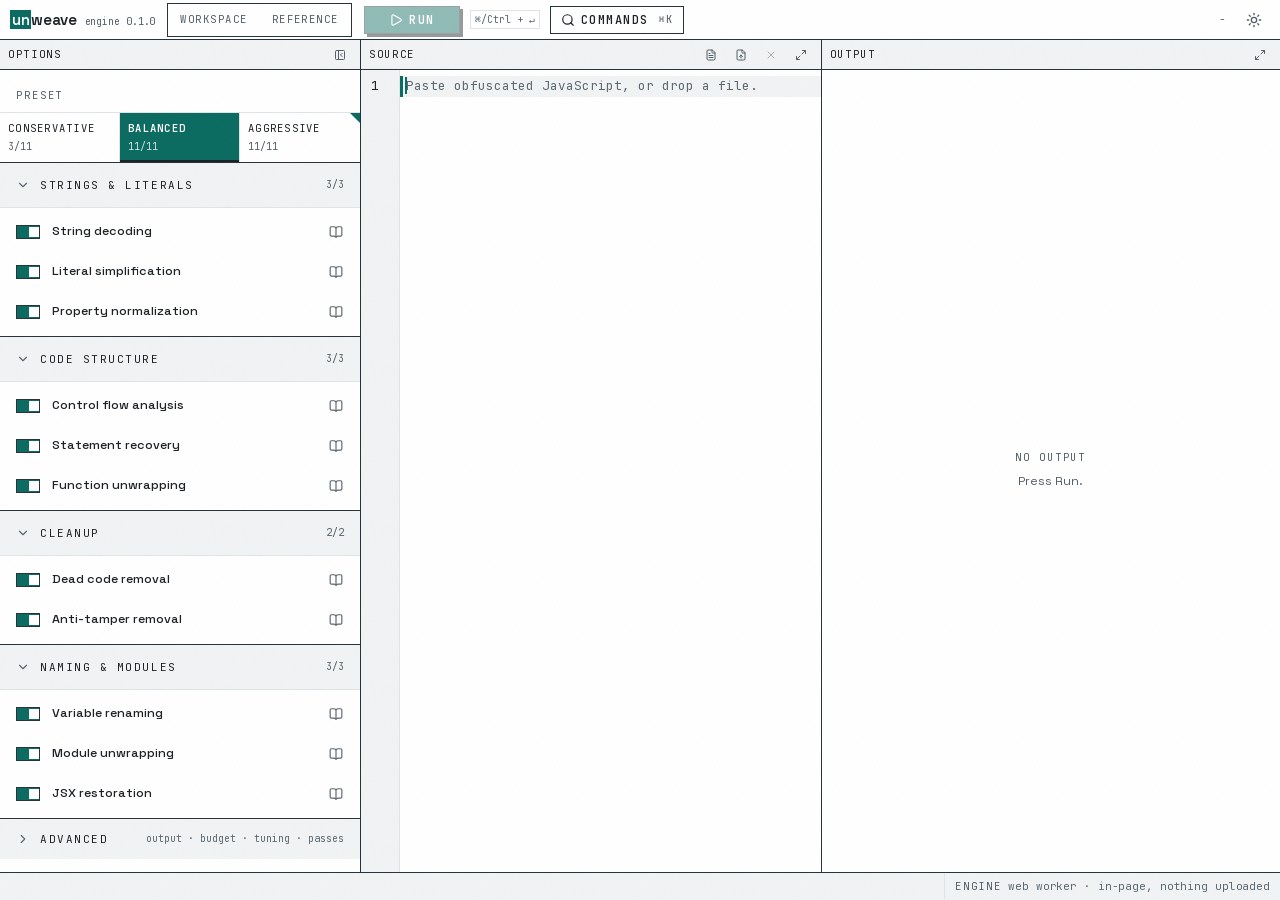
<file: index.html>
<!DOCTYPE html><html lang="en" class="space_grotesk_4f9f433b-module__fJfFLG__variable jetbrains_mono_84d6efd-module__5Hl15a__variable h-full"><head><meta charSet="utf-8"/><meta name="viewport" content="width=device-width, initial-scale=1"/><link rel="preload" href="/_next/static/media/0c89a48fa5027cee-s.p.2cyn07wtgehh0.woff2" as="font" crossorigin="" type="font/woff2"/><link rel="preload" href="/_next/static/media/70bc3e132a0a741e-s.p.3t6q91iet4nsy.woff2" as="font" crossorigin="" type="font/woff2"/><link rel="stylesheet" href="/_next/static/chunks/2_5awd4z-cm-x.css" data-precedence="next"/><style data-precedence="medium" data-href="uw-toast-motion">[data-sonner-toast]{transition-duration:300ms!important;transition-timing-function:cubic-bezier(0.21, 0.6, 0.35, 1)!important}</style><link rel="preload" as="script" fetchPriority="low" href="/_next/static/chunks/0z_wyz9fydlo3.js"/><script src="/_next/static/chunks/29uat6yoh-6f4.js" async=""></script><script src="/_next/static/chunks/2anqguf2drqme.js" async=""></script><script src="/_next/static/chunks/turbopack-1dzpn83qq3nax.js" async=""></script><script src="/_next/static/chunks/0h2qsuyze9ds1.js" async=""></script><script src="/_next/static/chunks/1-sb849ooq8n4.js" async=""></script><script src="/_next/static/chunks/43uj2rr4pifij.js" async=""></script><script src="/_next/static/chunks/34lc_buaacg9f.js" async=""></script><script src="/_next/static/chunks/1tqlv-v6y8wzr.js" async=""></script><script src="/_next/static/chunks/1xl38uv1-2ymn.js" async=""></script><script src="/_next/static/chunks/0o__brwj2kk_e.js" async=""></script><script src="/_next/static/chunks/01d2s7zy1lxsi.js" async=""></script><script src="/_next/static/chunks/26377697abvsa.js" async=""></script><script src="/_next/static/chunks/2gs57nn9nq57x.js" async=""></script><script src="/_next/static/chunks/2-6b2bfwt2upa.js" async=""></script><script src="/_next/static/chunks/3mfj0-tx9778a.js" async=""></script><script src="/_next/static/chunks/0qhcf3cuyxwb-.js" async=""></script><meta name="theme-color" content="#f6f7f8"/><title>jsrift - JavaScript deobfuscator</title><meta name="description" content="Decodes string arrays, unflattens control flow, removes dead branches and renames mangled identifiers. Parses and rewrites in the browser tab; the file is not uploaded."/><meta name="application-name" content="jsrift"/><meta name="keywords" content="deobfuscator,javascript,typescript,obfuscator.io,control flow flattening,string array,unminify,abstract syntax tree"/><meta property="og:title" content="jsrift - JavaScript deobfuscator"/><meta property="og:description" content="Decodes string arrays, unflattens control flow, removes dead branches and renames mangled identifiers. Parses and rewrites in the browser tab; the file is not uploaded."/><meta property="og:url" content="https://jsrift.github.io/"/><meta property="og:site_name" content="jsrift"/><meta property="og:locale" content="en"/><meta property="og:type" content="website"/><meta name="twitter:card" content="summary"/><meta name="twitter:title" content="jsrift - JavaScript deobfuscator"/><meta name="twitter:description" content="Decodes string arrays, unflattens control flow, removes dead branches and renames mangled identifiers. Parses and rewrites in the browser tab; the file is not uploaded."/><link rel="icon" href="/favicon.ico?favicon.25iz9v9gko8wk.ico" sizes="32x32" type="image/x-icon"/><link rel="icon" href="/icon.svg?icon.1x334h-iqws_w.svg" sizes="any" type="image/svg+xml"/><link rel="apple-touch-icon" href="/apple-icon.png?apple-icon.0o-q7dkd5b6a3.png" sizes="180x180" type="image/png"/><meta name="next-size-adjust" content=""/><script src="/_next/static/chunks/0cz1d0mv5g_q7.js" noModule=""></script></head><body class="flex min-h-full flex-col"><div hidden=""><!--$--><!--/$--></div><a href="#main" class="sr-only bg-primary font-mono text-[11px] tracking-[0.14em] text-primary-foreground uppercase focus:not-sr-only focus:absolute focus:top-1 focus:left-1 focus:z-100 focus:px-3 focus:py-2">Skip to content</a><noscript><style>[style*="opacity:0;"],[style$="opacity:0"]{opacity:1!important;transform:none!important}</style>
<div class="border-b border-line-strong bg-card px-4 py-3 text-[13px] leading-relaxed">
<strong class="font-semibold">JavaScript is off, so the workspace cannot run.</strong>
jsrift parses and rewrites the file inside this tab - that is the whole point of it, and it
means there is no server here to do the work instead. The
<a class="underline underline-offset-2" href="/reference">reference</a> is prose and reads
without scripts.
</div></noscript><div id="jsrift-load-failure" hidden="" role="alert" class="flex shrink-0 flex-wrap items-center gap-x-3 gap-y-2 border-b border-line-strong bg-card px-4 py-3 text-[13px] leading-relaxed"><span class="max-w-prose">This tab is running an incomplete copy of the app - one of its scripts did not load, which usually means the site was redeployed while this document sat in your cache. Reloading picks up the current build; anything you pasted is saved here and comes back with it.</span><button id="jsrift-load-failure-reload" type="button" class="group/button relative inline-flex shrink-0 items-center justify-center gap-1.5 whitespace-nowrap font-medium select-none focus-visible:outline-2 focus-visible:outline-offset-2 focus-visible:outline-ring disabled:pointer-events-none disabled:opacity-45 aria-disabled:pointer-events-none aria-disabled:opacity-45 [&amp;_svg]:pointer-events-none [&amp;_svg]:shrink-0 border border-line-strong bg-card text-foreground transition-colors hover:border-primary hover:text-primary hover:shadow-[3px_3px_0_var(--primary)] h-7 px-2.5 text-xs [&amp;_svg:not([class*=&#x27;size-&#x27;])]:size-3.5 font-mono uppercase tracking-[0.12em]">Reload</button></div><script>(function(){
var banner=document.getElementById("jsrift-load-failure");
if(!banner)return;
function show(){banner.hidden=false}
function ours(u){return typeof u==="string"&&u.indexOf("/_next/")>-1}
try{
var done=performance.getEntriesByType("resource");
for(var i=0;i<done.length;i++)if(ours(done[i].name)&&done[i].responseStatus>=400){show();break}
}catch(e){}
addEventListener("error",function(e){
var t=e.target;
if(t&&t!==window&&ours(t.src||t.href))show()
},true);
addEventListener("unhandledrejection",function(e){
var r=e.reason||{};
if(r.name==="ChunkLoadError"||/loading chunk|load chunk|dynamically imported module/i.test(String(r.message||"")))show()
});
var again=document.getElementById("jsrift-load-failure-reload");
if(again)again.addEventListener("click",function(){
function go(){location.reload()}
try{fetch(location.href,{cache:"reload"}).then(go,go)}catch(err){go()}
})
})();</script><script>((a,b,c,d,e,f,g,h)=>{let i=document.documentElement,j=["light","dark"];function k(b){var c;(Array.isArray(a)?a:[a]).forEach(a=>{let c="class"===a,d=c&&f?e.map(a=>f[a]||a):e;c?(i.classList.remove(...d),i.classList.add(f&&f[b]?f[b]:b)):i.setAttribute(a,b)}),c=b,h&&j.includes(c)&&(i.style.colorScheme=c)}if(d)k(d);else try{let a=localStorage.getItem(b)||c,d=g&&"system"===a?window.matchMedia("(prefers-color-scheme: dark)").matches?"dark":"light":a;k(d)}catch(a){}})("class","theme","light",null,["light","dark"],null,false,true)</script><div class="flex min-h-0 flex-1 flex-col" style="opacity:1"><div class="mesh flex h-dvh min-h-0 flex-col overflow-hidden"><header class="relative flex h-10 shrink-0 items-center gap-2 border-b border-line-strong bg-card px-2 pointer-coarse:h-12 sm:gap-3 sm:px-2.5"><h1 class="flex shrink-0 items-baseline gap-2 text-[15px] leading-none font-semibold tracking-tight"><span><span class="hl">un</span>weave</span><span class="num hidden shrink-0 text-[10px] font-normal whitespace-nowrap text-muted-foreground lg:inline">engine <!-- -->0.1.0</span></h1><nav aria-label="View" class="flex shrink-0 items-stretch border border-line-strong"><a aria-current="page" class="relative flex items-center px-2 py-1 sm:px-3 min-h-8 pointer-coarse:min-h-11 font-mono text-[10.5px] tracking-[0.14em] uppercase transition-colors focus-visible:outline-2 focus-visible:-outline-offset-2 focus-visible:outline-ring font-semibold text-foreground" tabindex="0" href="/">Workspace<span aria-hidden="true" class="absolute inset-x-0 bottom-0 h-0.5 bg-primary"></span></a><a class="relative flex items-center px-2 py-1 sm:px-3 min-h-8 pointer-coarse:min-h-11 font-mono text-[10.5px] tracking-[0.14em] uppercase transition-colors focus-visible:outline-2 focus-visible:-outline-offset-2 focus-visible:outline-ring text-muted-foreground hover:text-foreground" tabindex="0" href="/reference/">Reference</a></nav><div class="flex min-w-0 flex-1 items-center gap-2.5"><div class="min-w-0 items-center gap-2.5 hidden flex-1 md:flex"><div class="relative shrink-0"><div style="opacity:1;transform:none"><button type="button" data-disabled="" tabindex="0" disabled="" data-slot="button" class="group/button relative inline-flex shrink-0 items-center justify-center gap-1.5 whitespace-nowrap select-none focus-visible:outline-2 focus-visible:outline-offset-2 focus-visible:outline-ring disabled:pointer-events-none disabled:opacity-45 aria-disabled:pointer-events-none aria-disabled:opacity-45 [&amp;_svg]:pointer-events-none [&amp;_svg]:shrink-0 border border-line-strong bg-primary text-primary-foreground font-semibold transition-colors hs-sm hover:shadow-[5px_5px_0_var(--shadow-ink)] h-7 px-2.5 text-xs [&amp;_svg:not([class*=&#x27;size-&#x27;])]:size-3.5 font-mono uppercase tracking-[0.12em] min-w-24 pointer-coarse:h-11 pointer-coarse:w-auto" style="--uw-shadow-depth:3px;--uw-shadow-color:var(--shadow-ink);box-shadow:var(--uw-shadow-depth) var(--uw-shadow-depth) 0 var(--uw-shadow-color);opacity:0.45"><svg xmlns="http://www.w3.org/2000/svg" width="24" height="24" viewBox="0 0 24 24" fill="none" stroke="currentColor" stroke-width="2" stroke-linecap="round" stroke-linejoin="round" class="lucide lucide-play" aria-hidden="true"><path d="M5 5a2 2 0 0 1 3.008-1.728l11.997 6.998a2 2 0 0 1 .003 3.458l-12 7A2 2 0 0 1 5 19z"></path></svg>Run</button></div></div><kbd class="hidden shrink-0 border border-line px-1 py-px font-mono text-[10px] text-dim xl:inline">⌘/Ctrl + ↵</kbd><button type="button" tabindex="0" data-slot="button" class="group/button relative items-center justify-center gap-1.5 whitespace-nowrap font-medium select-none focus-visible:outline-2 focus-visible:outline-offset-2 focus-visible:outline-ring disabled:pointer-events-none disabled:opacity-45 aria-disabled:pointer-events-none aria-disabled:opacity-45 [&amp;_svg]:pointer-events-none [&amp;_svg]:shrink-0 border border-line-strong bg-card text-foreground transition-colors hover:border-primary hover:text-primary hover:shadow-[3px_3px_0_var(--primary)] h-7 px-2.5 text-xs [&amp;_svg:not([class*=&#x27;size-&#x27;])]:size-3.5 font-mono uppercase tracking-[0.12em] hidden shrink-0 lg:inline-flex" style="--uw-shadow-depth:0px;--uw-shadow-color:var(--primary);box-shadow:var(--uw-shadow-depth) var(--uw-shadow-depth) 0 var(--uw-shadow-color);opacity:1"><svg xmlns="http://www.w3.org/2000/svg" width="24" height="24" viewBox="0 0 24 24" fill="none" stroke="currentColor" stroke-width="2" stroke-linecap="round" stroke-linejoin="round" class="lucide lucide-search" aria-hidden="true"><path d="m21 21-4.34-4.34"></path><circle cx="11" cy="11" r="8"></circle></svg>Commands<span class="ml-1 font-mono text-[10px] text-dim">⌘K</span></button><span class="num ml-auto shrink-0 text-[11px] tabular-nums text-muted-foreground"> - </span></div></div><div class="flex shrink-0 items-center gap-2 pointer-coarse:[&amp;_button]:size-11"><button type="button" tabindex="0" data-slot="button" aria-label="Switch colour theme" class="group/button inline-flex shrink-0 items-center justify-center gap-1.5 whitespace-nowrap font-medium select-none focus-visible:outline-2 focus-visible:outline-offset-2 focus-visible:outline-ring disabled:pointer-events-none disabled:opacity-45 aria-disabled:pointer-events-none aria-disabled:opacity-45 [&amp;_svg]:pointer-events-none [&amp;_svg]:shrink-0 border border-transparent text-muted-foreground transition-colors hover:border-line hover:bg-surface-2 hover:text-foreground active:bg-secondary size-8 [&amp;_svg:not([class*=&#x27;size-&#x27;])]:size-4 relative overflow-hidden" style="opacity:1"><span class="flex items-center justify-center" style="opacity:1;transform:none"><svg xmlns="http://www.w3.org/2000/svg" width="24" height="24" viewBox="0 0 24 24" fill="none" stroke="currentColor" stroke-width="2" stroke-linecap="round" stroke-linejoin="round" class="lucide lucide-sun size-4" aria-hidden="true"><circle cx="12" cy="12" r="4"></circle><path d="M12 2v2"></path><path d="M12 20v2"></path><path d="m4.93 4.93 1.41 1.41"></path><path d="m17.66 17.66 1.41 1.41"></path><path d="M2 12h2"></path><path d="M20 12h2"></path><path d="m6.34 17.66-1.41 1.41"></path><path d="m19.07 4.93-1.41 1.41"></path></svg></span></button></div><div aria-hidden="true" class="pointer-events-none absolute inset-x-0 -bottom-px h-0.5 overflow-hidden"></div></header><nav aria-label="Panel" class="flex shrink-0 items-stretch overflow-x-auto border-b border-line-strong bg-surface-2 no-scrollbar md:hidden"><div class="flex min-w-0 flex-1 items-stretch"><button type="button" class="relative min-h-11 shrink-0 border-r border-line px-3.5 font-mono text-[10.5px] tracking-[0.14em] uppercase transition-colors focus-visible:outline-2 focus-visible:-outline-offset-2 focus-visible:outline-ring disabled:opacity-40 text-muted-foreground" tabindex="0">Options</button><button type="button" aria-current="true" class="relative min-h-11 shrink-0 border-r border-line px-3.5 font-mono text-[10.5px] tracking-[0.14em] uppercase transition-colors focus-visible:outline-2 focus-visible:-outline-offset-2 focus-visible:outline-ring disabled:opacity-40 font-semibold text-foreground" tabindex="0">Source<span aria-hidden="true" class="absolute inset-x-0 bottom-0 h-0.5 bg-primary"></span></button><button type="button" class="relative min-h-11 shrink-0 border-r border-line px-3.5 font-mono text-[10.5px] tracking-[0.14em] uppercase transition-colors focus-visible:outline-2 focus-visible:-outline-offset-2 focus-visible:outline-ring disabled:opacity-40 text-muted-foreground" tabindex="0">Output</button><button type="button" disabled="" class="relative min-h-11 shrink-0 border-r border-line px-3.5 font-mono text-[10.5px] tracking-[0.14em] uppercase transition-colors focus-visible:outline-2 focus-visible:-outline-offset-2 focus-visible:outline-ring disabled:opacity-40 text-muted-foreground">Report</button></div></nav><main id="main" style="--options-panel-w:360px;--split-share:50.000%;--options-w:360px;--results-h:0%" class="relative flex min-h-0 min-w-0 flex-1 flex-col md:flex-row"><div inert="" class="hidden shrink-0 flex-col items-center gap-3 overflow-hidden bg-surface-2 py-2 md:flex border-r-0" style="width:0px;opacity:0"><button type="button" tabindex="0" data-slot="button" aria-label="Show the options panel" class="group/button relative inline-flex shrink-0 items-center justify-center gap-1.5 whitespace-nowrap font-medium select-none focus-visible:outline-2 focus-visible:outline-offset-2 focus-visible:outline-ring disabled:pointer-events-none disabled:opacity-45 aria-disabled:pointer-events-none aria-disabled:opacity-45 [&amp;_svg]:pointer-events-none [&amp;_svg]:shrink-0 border border-transparent text-muted-foreground transition-colors hover:border-line hover:bg-surface-2 hover:text-foreground active:bg-secondary size-7 [&amp;_svg:not([class*=&#x27;size-&#x27;])]:size-3.5" style="opacity:1"><svg xmlns="http://www.w3.org/2000/svg" width="24" height="24" viewBox="0 0 24 24" fill="none" stroke="currentColor" stroke-width="2" stroke-linecap="round" stroke-linejoin="round" class="lucide lucide-panel-left-open" aria-hidden="true"><rect width="18" height="18" x="3" y="3" rx="2"></rect><path d="M9 3v18"></path><path d="m14 9 3 3-3 3"></path></svg></button><span class="kicker relative flex [writing-mode:vertical-rl] tracking-[0.2em] whitespace-nowrap"><span style="opacity:1;transform:none">Options · <!-- -->balanced</span></span></div><div class="min-h-0 min-w-0 flex-col bg-card hidden md:flex md:w-[var(--options-w)] md:overflow-hidden" style="--options-w:360px"><div class="flex min-h-0 w-full flex-1 flex-col md:w-[var(--options-panel-w)] md:shrink-0"><aside aria-label="Options" class="flex min-w-0 flex-col bg-card min-h-0 flex-1"><div class="hidden shrink-0 md:block"><header class="panel-head pointer-coarse:h-12 pointer-coarse:min-h-12 pointer-coarse:[&amp;_button]:size-11"><h2 class="text-foreground">Options</h2><div class="panel-head-end"><button type="button" tabindex="0" data-slot="button" aria-label="Hide the options panel" class="group/button relative inline-flex shrink-0 items-center justify-center gap-1.5 whitespace-nowrap font-medium select-none focus-visible:outline-2 focus-visible:outline-offset-2 focus-visible:outline-ring disabled:pointer-events-none disabled:opacity-45 aria-disabled:pointer-events-none aria-disabled:opacity-45 [&amp;_svg]:pointer-events-none [&amp;_svg]:shrink-0 border border-transparent text-muted-foreground transition-colors hover:border-line hover:bg-surface-2 hover:text-foreground active:bg-secondary size-6 [&amp;_svg:not([class*=&#x27;size-&#x27;])]:size-3" style="opacity:1"><svg xmlns="http://www.w3.org/2000/svg" width="24" height="24" viewBox="0 0 24 24" fill="none" stroke="currentColor" stroke-width="2" stroke-linecap="round" stroke-linejoin="round" class="lucide lucide-panel-left-close" aria-hidden="true"><rect width="18" height="18" x="3" y="3" rx="2"></rect><path d="M9 3v18"></path><path d="m16 15-3-3 3-3"></path></svg></button></div></header></div><div class="min-h-0 flex-1 overflow-x-hidden overflow-y-auto overscroll-contain"><div class="border-b border-line-strong"><div class="px-4 pt-3 pb-1.5"><span class="kicker">Preset</span></div><div role="radiogroup" aria-label="Preset" class="@container grid grid-cols-3 items-stretch border-t border-line"><button type="button" role="radio" aria-checked="false" tabindex="-1" title="Conservative - Only changes that cannot alter what the code does." class="relative flex min-h-11 flex-col items-start justify-center gap-0.5 px-2 py-2 border-r border-line text-left last:border-r-0 pointer-coarse:min-h-12 transition-colors focus-visible:outline-2 focus-visible:-outline-offset-2 focus-visible:outline-ring bg-card text-foreground hover:bg-surface-2"><span class="w-full truncate font-mono text-[10.5px] tracking-[0.12em] uppercase">Conservative</span><span class="flex w-full items-baseline gap-1.5"><span class="num min-w-0 flex-1 truncate text-[10px] text-muted-foreground" style="opacity:1">3<!-- -->/<!-- -->11</span></span></button><button type="button" role="radio" aria-checked="true" tabindex="0" title="Balanced - Adds changes that hold for mainstream obfuscators." class="relative flex min-h-11 flex-col items-start justify-center gap-0.5 px-2 py-2 border-r border-line text-left last:border-r-0 pointer-coarse:min-h-12 transition-colors focus-visible:outline-2 focus-visible:-outline-offset-2 focus-visible:outline-ring bg-primary text-primary-foreground"><span aria-hidden="true" class="absolute inset-x-0 bottom-0 h-0.5 bg-foreground"></span><span class="w-full truncate font-mono text-[10.5px] tracking-[0.12em] uppercase font-semibold">Balanced</span><span class="flex w-full items-baseline gap-1.5"><span class="num min-w-0 flex-1 truncate text-[10px]" style="opacity:0.8">11<!-- -->/<!-- -->11</span></span></button><button type="button" role="radio" aria-checked="false" tabindex="-1" title="Aggressive - Restructures code it cannot prove is equivalent. Recommended: the same eleven techniques as balanced, each pushed further, for the most readable output. Anything it does can be switched back off below." aria-describedby="_R_4d4parlbb_" class="relative flex min-h-11 flex-col items-start justify-center gap-0.5 px-2 py-2 border-r border-line text-left last:border-r-0 pointer-coarse:min-h-12 transition-colors focus-visible:outline-2 focus-visible:-outline-offset-2 focus-visible:outline-ring bg-card text-foreground hover:bg-surface-2"><span aria-hidden="true" class="pointer-events-none absolute top-0 right-0 border-t-[10px] border-l-[10px] border-l-transparent border-t-primary"></span><span class="w-full truncate font-mono text-[10.5px] tracking-[0.12em] uppercase">Aggressive</span><span class="flex w-full items-baseline gap-1.5"><span class="num min-w-0 flex-1 truncate text-[10px] text-muted-foreground" style="opacity:1">11<!-- -->/<!-- -->11</span><span aria-hidden="true" class="hidden shrink-0 font-mono text-[9.5px] leading-none tracking-[0.14em] uppercase @min-[416px]:inline text-primary">Recommended</span></span></button></div><span id="_R_4d4parlbb_" class="sr-only">Restructures code it cannot prove is equivalent. Recommended: the same eleven techniques as balanced, each pushed further, for the most readable output. Anything it does can be switched back off below.</span></div><section class="border-b border-line-strong"><h3><button type="button" aria-expanded="true" class="flex w-full items-center gap-2.5 px-4 py-2.5 text-left min-h-11 pointer-coarse:min-h-12 bg-surface-2 transition-colors hover:bg-primary-soft focus-visible:outline-2 focus-visible:-outline-offset-2 focus-visible:outline-ring"><span aria-hidden="true" class="flex shrink-0 text-dim"><svg xmlns="http://www.w3.org/2000/svg" width="24" height="24" viewBox="0 0 24 24" fill="none" stroke="currentColor" stroke-width="2" stroke-linecap="round" stroke-linejoin="round" class="lucide lucide-chevron-right size-3.5" aria-hidden="true"><path d="m9 18 6-6-6-6"></path></svg></span><span class="min-w-0 flex-1 truncate font-mono text-[11px] tracking-[0.14em] text-foreground uppercase">Strings &amp; literals</span><span class="num relative shrink-0 text-[10px] tabular-nums text-muted-foreground"><span class="inline-block" style="opacity:1;transform:none">3</span>/<!-- -->3</span></button></h3><div class="overflow-hidden border-t border-line py-1" style="height:auto;opacity:1"><div style="opacity:1;transform:none"><div data-enabled="" class="flex min-h-10 items-stretch pointer-coarse:min-h-12"><label for="_R_jf2t4parlbb_" class="flex shrink-0 cursor-pointer items-center pr-3 pl-4"><span data-checked="" role="switch" tabindex="0" id="base-ui-_R_3jf2t4parlbb_" aria-checked="true" aria-labelledby="_R_jf2t4parlbbH1_" data-slot="switch" data-size="sm" class="peer group/switch relative isolate inline-flex shrink-0 items-center border border-line-strong p-px bg-surface-2 focus-visible:outline-2 focus-visible:outline-offset-2 focus-visible:outline-ring data-disabled:cursor-not-allowed data-disabled:opacity-45 data-[size=default]:h-4.5 data-[size=default]:w-8 data-[size=sm]:h-3.5 data-[size=sm]:w-6"><span aria-hidden="true" data-slot="switch-fill" class="pointer-events-none absolute inset-0 -z-10 bg-primary" style="opacity:1"></span><span data-checked="" data-slot="switch-thumb" class="pointer-events-none block group-data-[size=default]/switch:size-3.5 group-data-[size=sm]/switch:size-2.5 transition-colors data-unchecked:bg-line-strong data-checked:bg-primary-foreground" style="transform:translateX(11px)"></span></span><input id="_R_jf2t4parlbb_" style="clip-path:inset(50%);overflow:hidden;white-space:nowrap;border:0;padding:0;width:1px;height:1px;margin:-1px;position:fixed;top:0;left:0" tabindex="-1" type="checkbox" aria-hidden="true" checked=""/></label><label id="_R_jf2t4parlbbH1_" for="_R_jf2t4parlbb_" class="flex min-w-0 flex-1 cursor-pointer items-center gap-2 text-[12.5px] leading-tight font-medium text-foreground" style="opacity:1"><span class="truncate">String decoding</span></label><a aria-label="Read about String decoding" title="Read about String decoding" class="my-auto mr-2 flex size-8 shrink-0 items-center justify-center border border-transparent pointer-coarse:size-11 text-dim transition-colors hover:border-line hover:bg-surface-2 hover:text-primary focus-visible:outline-2 focus-visible:-outline-offset-1 focus-visible:outline-ring" tabindex="0" href="/reference/#stringDecoding"><span aria-hidden="true" class="flex" style="transform:none"><svg xmlns="http://www.w3.org/2000/svg" width="24" height="24" viewBox="0 0 24 24" fill="none" stroke="currentColor" stroke-width="2" stroke-linecap="round" stroke-linejoin="round" class="lucide lucide-book-open size-3.5" aria-hidden="true"><path d="M12 5v16"></path><path d="M20.001 19A2 2 0 0022 17V5a2 2 0 00-1.999-2L16 3.002A5 5 0 0012 5a5 5 0 00-4-2H4a2 2 0 00-2 2v12a2 2 0 001.999 2H8a5 5 0 014 2 5 5 0 014-2z"></path></svg></span></a></div></div><div style="opacity:1;transform:none"><div data-enabled="" class="flex min-h-10 items-stretch pointer-coarse:min-h-12"><label for="_R_lf2t4parlbb_" class="flex shrink-0 cursor-pointer items-center pr-3 pl-4"><span data-checked="" role="switch" tabindex="0" id="base-ui-_R_3lf2t4parlbb_" aria-checked="true" aria-labelledby="_R_lf2t4parlbbH1_" data-slot="switch" data-size="sm" class="peer group/switch relative isolate inline-flex shrink-0 items-center border border-line-strong p-px bg-surface-2 focus-visible:outline-2 focus-visible:outline-offset-2 focus-visible:outline-ring data-disabled:cursor-not-allowed data-disabled:opacity-45 data-[size=default]:h-4.5 data-[size=default]:w-8 data-[size=sm]:h-3.5 data-[size=sm]:w-6"><span aria-hidden="true" data-slot="switch-fill" class="pointer-events-none absolute inset-0 -z-10 bg-primary" style="opacity:1"></span><span data-checked="" data-slot="switch-thumb" class="pointer-events-none block group-data-[size=default]/switch:size-3.5 group-data-[size=sm]/switch:size-2.5 transition-colors data-unchecked:bg-line-strong data-checked:bg-primary-foreground" style="transform:translateX(11px)"></span></span><input id="_R_lf2t4parlbb_" style="clip-path:inset(50%);overflow:hidden;white-space:nowrap;border:0;padding:0;width:1px;height:1px;margin:-1px;position:fixed;top:0;left:0" tabindex="-1" type="checkbox" aria-hidden="true" checked=""/></label><label id="_R_lf2t4parlbbH1_" for="_R_lf2t4parlbb_" class="flex min-w-0 flex-1 cursor-pointer items-center gap-2 text-[12.5px] leading-tight font-medium text-foreground" style="opacity:1"><span class="truncate">Literal simplification</span></label><a aria-label="Read about Literal simplification" title="Read about Literal simplification" class="my-auto mr-2 flex size-8 shrink-0 items-center justify-center border border-transparent pointer-coarse:size-11 text-dim transition-colors hover:border-line hover:bg-surface-2 hover:text-primary focus-visible:outline-2 focus-visible:-outline-offset-1 focus-visible:outline-ring" tabindex="0" href="/reference/#literalSimplification"><span aria-hidden="true" class="flex" style="transform:none"><svg xmlns="http://www.w3.org/2000/svg" width="24" height="24" viewBox="0 0 24 24" fill="none" stroke="currentColor" stroke-width="2" stroke-linecap="round" stroke-linejoin="round" class="lucide lucide-book-open size-3.5" aria-hidden="true"><path d="M12 5v16"></path><path d="M20.001 19A2 2 0 0022 17V5a2 2 0 00-1.999-2L16 3.002A5 5 0 0012 5a5 5 0 00-4-2H4a2 2 0 00-2 2v12a2 2 0 001.999 2H8a5 5 0 014 2 5 5 0 014-2z"></path></svg></span></a></div></div><div style="opacity:1;transform:none"><div data-enabled="" class="flex min-h-10 items-stretch pointer-coarse:min-h-12"><label for="_R_nf2t4parlbb_" class="flex shrink-0 cursor-pointer items-center pr-3 pl-4"><span data-checked="" role="switch" tabindex="0" id="base-ui-_R_3nf2t4parlbb_" aria-checked="true" aria-labelledby="_R_nf2t4parlbbH1_" data-slot="switch" data-size="sm" class="peer group/switch relative isolate inline-flex shrink-0 items-center border border-line-strong p-px bg-surface-2 focus-visible:outline-2 focus-visible:outline-offset-2 focus-visible:outline-ring data-disabled:cursor-not-allowed data-disabled:opacity-45 data-[size=default]:h-4.5 data-[size=default]:w-8 data-[size=sm]:h-3.5 data-[size=sm]:w-6"><span aria-hidden="true" data-slot="switch-fill" class="pointer-events-none absolute inset-0 -z-10 bg-primary" style="opacity:1"></span><span data-checked="" data-slot="switch-thumb" class="pointer-events-none block group-data-[size=default]/switch:size-3.5 group-data-[size=sm]/switch:size-2.5 transition-colors data-unchecked:bg-line-strong data-checked:bg-primary-foreground" style="transform:translateX(11px)"></span></span><input id="_R_nf2t4parlbb_" style="clip-path:inset(50%);overflow:hidden;white-space:nowrap;border:0;padding:0;width:1px;height:1px;margin:-1px;position:fixed;top:0;left:0" tabindex="-1" type="checkbox" aria-hidden="true" checked=""/></label><label id="_R_nf2t4parlbbH1_" for="_R_nf2t4parlbb_" class="flex min-w-0 flex-1 cursor-pointer items-center gap-2 text-[12.5px] leading-tight font-medium text-foreground" style="opacity:1"><span class="truncate">Property normalization</span></label><a aria-label="Read about Property normalization" title="Read about Property normalization" class="my-auto mr-2 flex size-8 shrink-0 items-center justify-center border border-transparent pointer-coarse:size-11 text-dim transition-colors hover:border-line hover:bg-surface-2 hover:text-primary focus-visible:outline-2 focus-visible:-outline-offset-1 focus-visible:outline-ring" tabindex="0" href="/reference/#propertyNormalization"><span aria-hidden="true" class="flex" style="transform:none"><svg xmlns="http://www.w3.org/2000/svg" width="24" height="24" viewBox="0 0 24 24" fill="none" stroke="currentColor" stroke-width="2" stroke-linecap="round" stroke-linejoin="round" class="lucide lucide-book-open size-3.5" aria-hidden="true"><path d="M12 5v16"></path><path d="M20.001 19A2 2 0 0022 17V5a2 2 0 00-1.999-2L16 3.002A5 5 0 0012 5a5 5 0 00-4-2H4a2 2 0 00-2 2v12a2 2 0 001.999 2H8a5 5 0 014 2 5 5 0 014-2z"></path></svg></span></a></div></div></div></section><section class="border-b border-line-strong"><h3><button type="button" aria-expanded="true" class="flex w-full items-center gap-2.5 px-4 py-2.5 text-left min-h-11 pointer-coarse:min-h-12 bg-surface-2 transition-colors hover:bg-primary-soft focus-visible:outline-2 focus-visible:-outline-offset-2 focus-visible:outline-ring"><span aria-hidden="true" class="flex shrink-0 text-dim"><svg xmlns="http://www.w3.org/2000/svg" width="24" height="24" viewBox="0 0 24 24" fill="none" stroke="currentColor" stroke-width="2" stroke-linecap="round" stroke-linejoin="round" class="lucide lucide-chevron-right size-3.5" aria-hidden="true"><path d="m9 18 6-6-6-6"></path></svg></span><span class="min-w-0 flex-1 truncate font-mono text-[11px] tracking-[0.14em] text-foreground uppercase">Code structure</span><span class="num relative shrink-0 text-[10px] tabular-nums text-muted-foreground"><span class="inline-block" style="opacity:1;transform:none">3</span>/<!-- -->3</span></button></h3><div class="overflow-hidden border-t border-line py-1" style="height:auto;opacity:1"><div style="opacity:1;transform:none"><div data-enabled="" class="flex min-h-10 items-stretch pointer-coarse:min-h-12"><label for="_R_jf4t4parlbb_" class="flex shrink-0 cursor-pointer items-center pr-3 pl-4"><span data-checked="" role="switch" tabindex="0" id="base-ui-_R_3jf4t4parlbb_" aria-checked="true" aria-labelledby="_R_jf4t4parlbbH1_" data-slot="switch" data-size="sm" class="peer group/switch relative isolate inline-flex shrink-0 items-center border border-line-strong p-px bg-surface-2 focus-visible:outline-2 focus-visible:outline-offset-2 focus-visible:outline-ring data-disabled:cursor-not-allowed data-disabled:opacity-45 data-[size=default]:h-4.5 data-[size=default]:w-8 data-[size=sm]:h-3.5 data-[size=sm]:w-6"><span aria-hidden="true" data-slot="switch-fill" class="pointer-events-none absolute inset-0 -z-10 bg-primary" style="opacity:1"></span><span data-checked="" data-slot="switch-thumb" class="pointer-events-none block group-data-[size=default]/switch:size-3.5 group-data-[size=sm]/switch:size-2.5 transition-colors data-unchecked:bg-line-strong data-checked:bg-primary-foreground" style="transform:translateX(11px)"></span></span><input id="_R_jf4t4parlbb_" style="clip-path:inset(50%);overflow:hidden;white-space:nowrap;border:0;padding:0;width:1px;height:1px;margin:-1px;position:fixed;top:0;left:0" tabindex="-1" type="checkbox" aria-hidden="true" checked=""/></label><label id="_R_jf4t4parlbbH1_" for="_R_jf4t4parlbb_" class="flex min-w-0 flex-1 cursor-pointer items-center gap-2 text-[12.5px] leading-tight font-medium text-foreground" style="opacity:1"><span class="truncate">Control flow analysis</span></label><a aria-label="Read about Control flow analysis" title="Read about Control flow analysis" class="my-auto mr-2 flex size-8 shrink-0 items-center justify-center border border-transparent pointer-coarse:size-11 text-dim transition-colors hover:border-line hover:bg-surface-2 hover:text-primary focus-visible:outline-2 focus-visible:-outline-offset-1 focus-visible:outline-ring" tabindex="0" href="/reference/#controlFlowAnalysis"><span aria-hidden="true" class="flex" style="transform:none"><svg xmlns="http://www.w3.org/2000/svg" width="24" height="24" viewBox="0 0 24 24" fill="none" stroke="currentColor" stroke-width="2" stroke-linecap="round" stroke-linejoin="round" class="lucide lucide-book-open size-3.5" aria-hidden="true"><path d="M12 5v16"></path><path d="M20.001 19A2 2 0 0022 17V5a2 2 0 00-1.999-2L16 3.002A5 5 0 0012 5a5 5 0 00-4-2H4a2 2 0 00-2 2v12a2 2 0 001.999 2H8a5 5 0 014 2 5 5 0 014-2z"></path></svg></span></a></div></div><div style="opacity:1;transform:none"><div data-enabled="" class="flex min-h-10 items-stretch pointer-coarse:min-h-12"><label for="_R_lf4t4parlbb_" class="flex shrink-0 cursor-pointer items-center pr-3 pl-4"><span data-checked="" role="switch" tabindex="0" id="base-ui-_R_3lf4t4parlbb_" aria-checked="true" aria-labelledby="_R_lf4t4parlbbH1_" data-slot="switch" data-size="sm" class="peer group/switch relative isolate inline-flex shrink-0 items-center border border-line-strong p-px bg-surface-2 focus-visible:outline-2 focus-visible:outline-offset-2 focus-visible:outline-ring data-disabled:cursor-not-allowed data-disabled:opacity-45 data-[size=default]:h-4.5 data-[size=default]:w-8 data-[size=sm]:h-3.5 data-[size=sm]:w-6"><span aria-hidden="true" data-slot="switch-fill" class="pointer-events-none absolute inset-0 -z-10 bg-primary" style="opacity:1"></span><span data-checked="" data-slot="switch-thumb" class="pointer-events-none block group-data-[size=default]/switch:size-3.5 group-data-[size=sm]/switch:size-2.5 transition-colors data-unchecked:bg-line-strong data-checked:bg-primary-foreground" style="transform:translateX(11px)"></span></span><input id="_R_lf4t4parlbb_" style="clip-path:inset(50%);overflow:hidden;white-space:nowrap;border:0;padding:0;width:1px;height:1px;margin:-1px;position:fixed;top:0;left:0" tabindex="-1" type="checkbox" aria-hidden="true" checked=""/></label><label id="_R_lf4t4parlbbH1_" for="_R_lf4t4parlbb_" class="flex min-w-0 flex-1 cursor-pointer items-center gap-2 text-[12.5px] leading-tight font-medium text-foreground" style="opacity:1"><span class="truncate">Statement recovery</span></label><a aria-label="Read about Statement recovery" title="Read about Statement recovery" class="my-auto mr-2 flex size-8 shrink-0 items-center justify-center border border-transparent pointer-coarse:size-11 text-dim transition-colors hover:border-line hover:bg-surface-2 hover:text-primary focus-visible:outline-2 focus-visible:-outline-offset-1 focus-visible:outline-ring" tabindex="0" href="/reference/#statementRecovery"><span aria-hidden="true" class="flex" style="transform:none"><svg xmlns="http://www.w3.org/2000/svg" width="24" height="24" viewBox="0 0 24 24" fill="none" stroke="currentColor" stroke-width="2" stroke-linecap="round" stroke-linejoin="round" class="lucide lucide-book-open size-3.5" aria-hidden="true"><path d="M12 5v16"></path><path d="M20.001 19A2 2 0 0022 17V5a2 2 0 00-1.999-2L16 3.002A5 5 0 0012 5a5 5 0 00-4-2H4a2 2 0 00-2 2v12a2 2 0 001.999 2H8a5 5 0 014 2 5 5 0 014-2z"></path></svg></span></a></div></div><div style="opacity:1;transform:none"><div data-enabled="" class="flex min-h-10 items-stretch pointer-coarse:min-h-12"><label for="_R_nf4t4parlbb_" class="flex shrink-0 cursor-pointer items-center pr-3 pl-4"><span data-checked="" role="switch" tabindex="0" id="base-ui-_R_3nf4t4parlbb_" aria-checked="true" aria-labelledby="_R_nf4t4parlbbH1_" data-slot="switch" data-size="sm" class="peer group/switch relative isolate inline-flex shrink-0 items-center border border-line-strong p-px bg-surface-2 focus-visible:outline-2 focus-visible:outline-offset-2 focus-visible:outline-ring data-disabled:cursor-not-allowed data-disabled:opacity-45 data-[size=default]:h-4.5 data-[size=default]:w-8 data-[size=sm]:h-3.5 data-[size=sm]:w-6"><span aria-hidden="true" data-slot="switch-fill" class="pointer-events-none absolute inset-0 -z-10 bg-primary" style="opacity:1"></span><span data-checked="" data-slot="switch-thumb" class="pointer-events-none block group-data-[size=default]/switch:size-3.5 group-data-[size=sm]/switch:size-2.5 transition-colors data-unchecked:bg-line-strong data-checked:bg-primary-foreground" style="transform:translateX(11px)"></span></span><input id="_R_nf4t4parlbb_" style="clip-path:inset(50%);overflow:hidden;white-space:nowrap;border:0;padding:0;width:1px;height:1px;margin:-1px;position:fixed;top:0;left:0" tabindex="-1" type="checkbox" aria-hidden="true" checked=""/></label><label id="_R_nf4t4parlbbH1_" for="_R_nf4t4parlbb_" class="flex min-w-0 flex-1 cursor-pointer items-center gap-2 text-[12.5px] leading-tight font-medium text-foreground" style="opacity:1"><span class="truncate">Function unwrapping</span></label><a aria-label="Read about Function unwrapping" title="Read about Function unwrapping" class="my-auto mr-2 flex size-8 shrink-0 items-center justify-center border border-transparent pointer-coarse:size-11 text-dim transition-colors hover:border-line hover:bg-surface-2 hover:text-primary focus-visible:outline-2 focus-visible:-outline-offset-1 focus-visible:outline-ring" tabindex="0" href="/reference/#functionUnwrapping"><span aria-hidden="true" class="flex" style="transform:none"><svg xmlns="http://www.w3.org/2000/svg" width="24" height="24" viewBox="0 0 24 24" fill="none" stroke="currentColor" stroke-width="2" stroke-linecap="round" stroke-linejoin="round" class="lucide lucide-book-open size-3.5" aria-hidden="true"><path d="M12 5v16"></path><path d="M20.001 19A2 2 0 0022 17V5a2 2 0 00-1.999-2L16 3.002A5 5 0 0012 5a5 5 0 00-4-2H4a2 2 0 00-2 2v12a2 2 0 001.999 2H8a5 5 0 014 2 5 5 0 014-2z"></path></svg></span></a></div></div></div></section><section class="border-b border-line-strong"><h3><button type="button" aria-expanded="true" class="flex w-full items-center gap-2.5 px-4 py-2.5 text-left min-h-11 pointer-coarse:min-h-12 bg-surface-2 transition-colors hover:bg-primary-soft focus-visible:outline-2 focus-visible:-outline-offset-2 focus-visible:outline-ring"><span aria-hidden="true" class="flex shrink-0 text-dim"><svg xmlns="http://www.w3.org/2000/svg" width="24" height="24" viewBox="0 0 24 24" fill="none" stroke="currentColor" stroke-width="2" stroke-linecap="round" stroke-linejoin="round" class="lucide lucide-chevron-right size-3.5" aria-hidden="true"><path d="m9 18 6-6-6-6"></path></svg></span><span class="min-w-0 flex-1 truncate font-mono text-[11px] tracking-[0.14em] text-foreground uppercase">Cleanup</span><span class="num relative shrink-0 text-[10px] tabular-nums text-muted-foreground"><span class="inline-block" style="opacity:1;transform:none">2</span>/<!-- -->2</span></button></h3><div class="overflow-hidden border-t border-line py-1" style="height:auto;opacity:1"><div style="opacity:1;transform:none"><div data-enabled="" class="flex min-h-10 items-stretch pointer-coarse:min-h-12"><label for="_R_jf6t4parlbb_" class="flex shrink-0 cursor-pointer items-center pr-3 pl-4"><span data-checked="" role="switch" tabindex="0" id="base-ui-_R_3jf6t4parlbb_" aria-checked="true" aria-labelledby="_R_jf6t4parlbbH1_" data-slot="switch" data-size="sm" class="peer group/switch relative isolate inline-flex shrink-0 items-center border border-line-strong p-px bg-surface-2 focus-visible:outline-2 focus-visible:outline-offset-2 focus-visible:outline-ring data-disabled:cursor-not-allowed data-disabled:opacity-45 data-[size=default]:h-4.5 data-[size=default]:w-8 data-[size=sm]:h-3.5 data-[size=sm]:w-6"><span aria-hidden="true" data-slot="switch-fill" class="pointer-events-none absolute inset-0 -z-10 bg-primary" style="opacity:1"></span><span data-checked="" data-slot="switch-thumb" class="pointer-events-none block group-data-[size=default]/switch:size-3.5 group-data-[size=sm]/switch:size-2.5 transition-colors data-unchecked:bg-line-strong data-checked:bg-primary-foreground" style="transform:translateX(11px)"></span></span><input id="_R_jf6t4parlbb_" style="clip-path:inset(50%);overflow:hidden;white-space:nowrap;border:0;padding:0;width:1px;height:1px;margin:-1px;position:fixed;top:0;left:0" tabindex="-1" type="checkbox" aria-hidden="true" checked=""/></label><label id="_R_jf6t4parlbbH1_" for="_R_jf6t4parlbb_" class="flex min-w-0 flex-1 cursor-pointer items-center gap-2 text-[12.5px] leading-tight font-medium text-foreground" style="opacity:1"><span class="truncate">Dead code removal</span></label><a aria-label="Read about Dead code removal" title="Read about Dead code removal" class="my-auto mr-2 flex size-8 shrink-0 items-center justify-center border border-transparent pointer-coarse:size-11 text-dim transition-colors hover:border-line hover:bg-surface-2 hover:text-primary focus-visible:outline-2 focus-visible:-outline-offset-1 focus-visible:outline-ring" tabindex="0" href="/reference/#deadCodeRemoval"><span aria-hidden="true" class="flex" style="transform:none"><svg xmlns="http://www.w3.org/2000/svg" width="24" height="24" viewBox="0 0 24 24" fill="none" stroke="currentColor" stroke-width="2" stroke-linecap="round" stroke-linejoin="round" class="lucide lucide-book-open size-3.5" aria-hidden="true"><path d="M12 5v16"></path><path d="M20.001 19A2 2 0 0022 17V5a2 2 0 00-1.999-2L16 3.002A5 5 0 0012 5a5 5 0 00-4-2H4a2 2 0 00-2 2v12a2 2 0 001.999 2H8a5 5 0 014 2 5 5 0 014-2z"></path></svg></span></a></div></div><div style="opacity:1;transform:none"><div data-enabled="" class="flex min-h-10 items-stretch pointer-coarse:min-h-12"><label for="_R_lf6t4parlbb_" class="flex shrink-0 cursor-pointer items-center pr-3 pl-4"><span data-checked="" role="switch" tabindex="0" id="base-ui-_R_3lf6t4parlbb_" aria-checked="true" aria-labelledby="_R_lf6t4parlbbH1_" data-slot="switch" data-size="sm" class="peer group/switch relative isolate inline-flex shrink-0 items-center border border-line-strong p-px bg-surface-2 focus-visible:outline-2 focus-visible:outline-offset-2 focus-visible:outline-ring data-disabled:cursor-not-allowed data-disabled:opacity-45 data-[size=default]:h-4.5 data-[size=default]:w-8 data-[size=sm]:h-3.5 data-[size=sm]:w-6"><span aria-hidden="true" data-slot="switch-fill" class="pointer-events-none absolute inset-0 -z-10 bg-primary" style="opacity:1"></span><span data-checked="" data-slot="switch-thumb" class="pointer-events-none block group-data-[size=default]/switch:size-3.5 group-data-[size=sm]/switch:size-2.5 transition-colors data-unchecked:bg-line-strong data-checked:bg-primary-foreground" style="transform:translateX(11px)"></span></span><input id="_R_lf6t4parlbb_" style="clip-path:inset(50%);overflow:hidden;white-space:nowrap;border:0;padding:0;width:1px;height:1px;margin:-1px;position:fixed;top:0;left:0" tabindex="-1" type="checkbox" aria-hidden="true" checked=""/></label><label id="_R_lf6t4parlbbH1_" for="_R_lf6t4parlbb_" class="flex min-w-0 flex-1 cursor-pointer items-center gap-2 text-[12.5px] leading-tight font-medium text-foreground" style="opacity:1"><span class="truncate">Anti-tamper removal</span></label><a aria-label="Read about Anti-tamper removal" title="Read about Anti-tamper removal" class="my-auto mr-2 flex size-8 shrink-0 items-center justify-center border border-transparent pointer-coarse:size-11 text-dim transition-colors hover:border-line hover:bg-surface-2 hover:text-primary focus-visible:outline-2 focus-visible:-outline-offset-1 focus-visible:outline-ring" tabindex="0" href="/reference/#antiTamperRemoval"><span aria-hidden="true" class="flex" style="transform:none"><svg xmlns="http://www.w3.org/2000/svg" width="24" height="24" viewBox="0 0 24 24" fill="none" stroke="currentColor" stroke-width="2" stroke-linecap="round" stroke-linejoin="round" class="lucide lucide-book-open size-3.5" aria-hidden="true"><path d="M12 5v16"></path><path d="M20.001 19A2 2 0 0022 17V5a2 2 0 00-1.999-2L16 3.002A5 5 0 0012 5a5 5 0 00-4-2H4a2 2 0 00-2 2v12a2 2 0 001.999 2H8a5 5 0 014 2 5 5 0 014-2z"></path></svg></span></a></div></div></div></section><section class="border-b border-line-strong"><h3><button type="button" aria-expanded="true" class="flex w-full items-center gap-2.5 px-4 py-2.5 text-left min-h-11 pointer-coarse:min-h-12 bg-surface-2 transition-colors hover:bg-primary-soft focus-visible:outline-2 focus-visible:-outline-offset-2 focus-visible:outline-ring"><span aria-hidden="true" class="flex shrink-0 text-dim"><svg xmlns="http://www.w3.org/2000/svg" width="24" height="24" viewBox="0 0 24 24" fill="none" stroke="currentColor" stroke-width="2" stroke-linecap="round" stroke-linejoin="round" class="lucide lucide-chevron-right size-3.5" aria-hidden="true"><path d="m9 18 6-6-6-6"></path></svg></span><span class="min-w-0 flex-1 truncate font-mono text-[11px] tracking-[0.14em] text-foreground uppercase">Naming &amp; modules</span><span class="num relative shrink-0 text-[10px] tabular-nums text-muted-foreground"><span class="inline-block" style="opacity:1;transform:none">3</span>/<!-- -->3</span></button></h3><div class="overflow-hidden border-t border-line py-1" style="height:auto;opacity:1"><div style="opacity:1;transform:none"><div data-enabled="" class="flex min-h-10 items-stretch pointer-coarse:min-h-12"><label for="_R_jf8t4parlbb_" class="flex shrink-0 cursor-pointer items-center pr-3 pl-4"><span data-checked="" role="switch" tabindex="0" id="base-ui-_R_3jf8t4parlbb_" aria-checked="true" aria-labelledby="_R_jf8t4parlbbH1_" data-slot="switch" data-size="sm" class="peer group/switch relative isolate inline-flex shrink-0 items-center border border-line-strong p-px bg-surface-2 focus-visible:outline-2 focus-visible:outline-offset-2 focus-visible:outline-ring data-disabled:cursor-not-allowed data-disabled:opacity-45 data-[size=default]:h-4.5 data-[size=default]:w-8 data-[size=sm]:h-3.5 data-[size=sm]:w-6"><span aria-hidden="true" data-slot="switch-fill" class="pointer-events-none absolute inset-0 -z-10 bg-primary" style="opacity:1"></span><span data-checked="" data-slot="switch-thumb" class="pointer-events-none block group-data-[size=default]/switch:size-3.5 group-data-[size=sm]/switch:size-2.5 transition-colors data-unchecked:bg-line-strong data-checked:bg-primary-foreground" style="transform:translateX(11px)"></span></span><input id="_R_jf8t4parlbb_" style="clip-path:inset(50%);overflow:hidden;white-space:nowrap;border:0;padding:0;width:1px;height:1px;margin:-1px;position:fixed;top:0;left:0" tabindex="-1" type="checkbox" aria-hidden="true" checked=""/></label><label id="_R_jf8t4parlbbH1_" for="_R_jf8t4parlbb_" class="flex min-w-0 flex-1 cursor-pointer items-center gap-2 text-[12.5px] leading-tight font-medium text-foreground" style="opacity:1"><span class="truncate">Variable renaming</span></label><a aria-label="Read about Variable renaming" title="Read about Variable renaming" class="my-auto mr-2 flex size-8 shrink-0 items-center justify-center border border-transparent pointer-coarse:size-11 text-dim transition-colors hover:border-line hover:bg-surface-2 hover:text-primary focus-visible:outline-2 focus-visible:-outline-offset-1 focus-visible:outline-ring" tabindex="0" href="/reference/#variableRenaming"><span aria-hidden="true" class="flex" style="transform:none"><svg xmlns="http://www.w3.org/2000/svg" width="24" height="24" viewBox="0 0 24 24" fill="none" stroke="currentColor" stroke-width="2" stroke-linecap="round" stroke-linejoin="round" class="lucide lucide-book-open size-3.5" aria-hidden="true"><path d="M12 5v16"></path><path d="M20.001 19A2 2 0 0022 17V5a2 2 0 00-1.999-2L16 3.002A5 5 0 0012 5a5 5 0 00-4-2H4a2 2 0 00-2 2v12a2 2 0 001.999 2H8a5 5 0 014 2 5 5 0 014-2z"></path></svg></span></a></div></div><div style="opacity:1;transform:none"><div data-enabled="" class="flex min-h-10 items-stretch pointer-coarse:min-h-12"><label for="_R_lf8t4parlbb_" class="flex shrink-0 cursor-pointer items-center pr-3 pl-4"><span data-checked="" role="switch" tabindex="0" id="base-ui-_R_3lf8t4parlbb_" aria-checked="true" aria-labelledby="_R_lf8t4parlbbH1_" data-slot="switch" data-size="sm" class="peer group/switch relative isolate inline-flex shrink-0 items-center border border-line-strong p-px bg-surface-2 focus-visible:outline-2 focus-visible:outline-offset-2 focus-visible:outline-ring data-disabled:cursor-not-allowed data-disabled:opacity-45 data-[size=default]:h-4.5 data-[size=default]:w-8 data-[size=sm]:h-3.5 data-[size=sm]:w-6"><span aria-hidden="true" data-slot="switch-fill" class="pointer-events-none absolute inset-0 -z-10 bg-primary" style="opacity:1"></span><span data-checked="" data-slot="switch-thumb" class="pointer-events-none block group-data-[size=default]/switch:size-3.5 group-data-[size=sm]/switch:size-2.5 transition-colors data-unchecked:bg-line-strong data-checked:bg-primary-foreground" style="transform:translateX(11px)"></span></span><input id="_R_lf8t4parlbb_" style="clip-path:inset(50%);overflow:hidden;white-space:nowrap;border:0;padding:0;width:1px;height:1px;margin:-1px;position:fixed;top:0;left:0" tabindex="-1" type="checkbox" aria-hidden="true" checked=""/></label><label id="_R_lf8t4parlbbH1_" for="_R_lf8t4parlbb_" class="flex min-w-0 flex-1 cursor-pointer items-center gap-2 text-[12.5px] leading-tight font-medium text-foreground" style="opacity:1"><span class="truncate">Module unwrapping</span></label><a aria-label="Read about Module unwrapping" title="Read about Module unwrapping" class="my-auto mr-2 flex size-8 shrink-0 items-center justify-center border border-transparent pointer-coarse:size-11 text-dim transition-colors hover:border-line hover:bg-surface-2 hover:text-primary focus-visible:outline-2 focus-visible:-outline-offset-1 focus-visible:outline-ring" tabindex="0" href="/reference/#moduleUnwrapping"><span aria-hidden="true" class="flex" style="transform:none"><svg xmlns="http://www.w3.org/2000/svg" width="24" height="24" viewBox="0 0 24 24" fill="none" stroke="currentColor" stroke-width="2" stroke-linecap="round" stroke-linejoin="round" class="lucide lucide-book-open size-3.5" aria-hidden="true"><path d="M12 5v16"></path><path d="M20.001 19A2 2 0 0022 17V5a2 2 0 00-1.999-2L16 3.002A5 5 0 0012 5a5 5 0 00-4-2H4a2 2 0 00-2 2v12a2 2 0 001.999 2H8a5 5 0 014 2 5 5 0 014-2z"></path></svg></span></a></div></div><div style="opacity:1;transform:none"><div data-enabled="" class="flex min-h-10 items-stretch pointer-coarse:min-h-12"><label for="_R_nf8t4parlbb_" class="flex shrink-0 cursor-pointer items-center pr-3 pl-4"><span data-checked="" role="switch" tabindex="0" id="base-ui-_R_3nf8t4parlbb_" aria-checked="true" aria-labelledby="_R_nf8t4parlbbH1_" data-slot="switch" data-size="sm" class="peer group/switch relative isolate inline-flex shrink-0 items-center border border-line-strong p-px bg-surface-2 focus-visible:outline-2 focus-visible:outline-offset-2 focus-visible:outline-ring data-disabled:cursor-not-allowed data-disabled:opacity-45 data-[size=default]:h-4.5 data-[size=default]:w-8 data-[size=sm]:h-3.5 data-[size=sm]:w-6"><span aria-hidden="true" data-slot="switch-fill" class="pointer-events-none absolute inset-0 -z-10 bg-primary" style="opacity:1"></span><span data-checked="" data-slot="switch-thumb" class="pointer-events-none block group-data-[size=default]/switch:size-3.5 group-data-[size=sm]/switch:size-2.5 transition-colors data-unchecked:bg-line-strong data-checked:bg-primary-foreground" style="transform:translateX(11px)"></span></span><input id="_R_nf8t4parlbb_" style="clip-path:inset(50%);overflow:hidden;white-space:nowrap;border:0;padding:0;width:1px;height:1px;margin:-1px;position:fixed;top:0;left:0" tabindex="-1" type="checkbox" aria-hidden="true" checked=""/></label><label id="_R_nf8t4parlbbH1_" for="_R_nf8t4parlbb_" class="flex min-w-0 flex-1 cursor-pointer items-center gap-2 text-[12.5px] leading-tight font-medium text-foreground" style="opacity:1"><span class="truncate">JSX restoration</span></label><a aria-label="Read about JSX restoration" title="Read about JSX restoration" class="my-auto mr-2 flex size-8 shrink-0 items-center justify-center border border-transparent pointer-coarse:size-11 text-dim transition-colors hover:border-line hover:bg-surface-2 hover:text-primary focus-visible:outline-2 focus-visible:-outline-offset-1 focus-visible:outline-ring" tabindex="0" href="/reference/#jsxRestoration"><span aria-hidden="true" class="flex" style="transform:none"><svg xmlns="http://www.w3.org/2000/svg" width="24" height="24" viewBox="0 0 24 24" fill="none" stroke="currentColor" stroke-width="2" stroke-linecap="round" stroke-linejoin="round" class="lucide lucide-book-open size-3.5" aria-hidden="true"><path d="M12 5v16"></path><path d="M20.001 19A2 2 0 0022 17V5a2 2 0 00-1.999-2L16 3.002A5 5 0 0012 5a5 5 0 00-4-2H4a2 2 0 00-2 2v12a2 2 0 001.999 2H8a5 5 0 014 2 5 5 0 014-2z"></path></svg></span></a></div></div></div></section><div><button type="button" aria-expanded="false" class="flex w-full items-center gap-2.5 px-4 py-2 text-left min-h-10 pointer-coarse:min-h-12 bg-surface-2 font-mono text-[11px] tracking-[0.14em] text-foreground uppercase transition-colors hover:text-primary focus-visible:outline-2 focus-visible:-outline-offset-2 focus-visible:outline-ring"><span aria-hidden="true" class="flex shrink-0 text-dim"><svg xmlns="http://www.w3.org/2000/svg" width="24" height="24" viewBox="0 0 24 24" fill="none" stroke="currentColor" stroke-width="2" stroke-linecap="round" stroke-linejoin="round" class="lucide lucide-chevron-right size-3.5" aria-hidden="true"><path d="m9 18 6-6-6-6"></path></svg></span>Advanced<span class="ml-auto shrink-0 text-[10px] tracking-normal text-dim normal-case">output · budget · tuning · passes</span></button></div></div></aside></div></div><div role="separator" tabindex="0" aria-label="Resize the options panel" aria-orientation="vertical" aria-valuenow="360" aria-valuemin="248" aria-valuemax="520" aria-valuetext="360px" class="relative z-10 shrink-0 touch-none bg-line-strong focus-visible:outline-2 focus-visible:outline-offset-1 focus-visible:outline-ring w-px cursor-col-resize hidden md:block"><span aria-hidden="true" class="pointer-events-none absolute inset-0 bg-primary" style="opacity:0"></span><span aria-hidden="true" class="absolute inset-y-0 -left-1.5 -right-1.5 [@media(pointer:coarse)]:-left-3 [@media(pointer:coarse)]:-right-3"></span></div><div class="min-h-0 min-w-0 flex-col flex flex-1 md:flex md:flex-1"><div class="min-h-0 min-w-0 flex-1 flex-col lg:flex-row flex md:flex"><div class="relative flex-col min-h-0 min-w-0 flex flex-1 md:flex md:h-[var(--split-share)] md:w-full md:flex-none lg:h-auto lg:w-[var(--split-share)]"><section class="flex min-h-0 min-w-0 flex-col bg-card h-full" aria-label="Obfuscated source"><header class="panel-head shrink-0 pointer-coarse:h-12 pointer-coarse:min-h-12"><h2 class="hidden text-foreground md:inline">Source</h2><div class="panel-head-end pointer-coarse:[&amp;_button]:size-11"><button type="button" tabindex="0" data-slot="button" aria-label="Load the sample input" title="Load sample" class="group/button relative inline-flex shrink-0 items-center justify-center gap-1.5 whitespace-nowrap font-medium select-none focus-visible:outline-2 focus-visible:outline-offset-2 focus-visible:outline-ring disabled:pointer-events-none disabled:opacity-45 aria-disabled:pointer-events-none aria-disabled:opacity-45 [&amp;_svg]:pointer-events-none [&amp;_svg]:shrink-0 border border-transparent text-muted-foreground transition-colors hover:border-line hover:bg-surface-2 hover:text-foreground active:bg-secondary size-6 [&amp;_svg:not([class*=&#x27;size-&#x27;])]:size-3" style="opacity:1"><svg xmlns="http://www.w3.org/2000/svg" width="24" height="24" viewBox="0 0 24 24" fill="none" stroke="currentColor" stroke-width="2" stroke-linecap="round" stroke-linejoin="round" class="lucide lucide-file-text" aria-hidden="true"><path d="M6 22a2 2 0 0 1-2-2V4a2 2 0 0 1 2-2h8a2.4 2.4 0 0 1 1.704.706l3.588 3.588A2.4 2.4 0 0 1 20 8v12a2 2 0 0 1-2 2z"></path><path d="M14 2v5a1 1 0 0 0 1 1h5"></path><path d="M10 9H8"></path><path d="M16 13H8"></path><path d="M16 17H8"></path></svg></button><input type="file" accept=".js,.mjs,.cjs,.jsx,.ts,.mts,.cts,.tsx,.txt,text/javascript,text/plain" class="sr-only" aria-hidden="true" tabindex="-1"/><button type="button" tabindex="0" data-slot="button" class="group/button relative inline-flex shrink-0 items-center justify-center gap-1.5 whitespace-nowrap font-medium select-none focus-visible:outline-2 focus-visible:outline-offset-2 focus-visible:outline-ring disabled:pointer-events-none disabled:opacity-45 aria-disabled:pointer-events-none aria-disabled:opacity-45 [&amp;_svg]:pointer-events-none [&amp;_svg]:shrink-0 border border-transparent text-muted-foreground transition-colors hover:border-line hover:bg-surface-2 hover:text-foreground active:bg-secondary text-[11px] [&amp;_svg:not([class*=&#x27;size-&#x27;])]:size-3 size-6 p-0" style="opacity:1"><svg xmlns="http://www.w3.org/2000/svg" width="24" height="24" viewBox="0 0 24 24" fill="none" stroke="currentColor" stroke-width="2" stroke-linecap="round" stroke-linejoin="round" class="lucide lucide-file-up size-3" aria-hidden="true"><path d="M6 22a2 2 0 0 1-2-2V4a2 2 0 0 1 2-2h8a2.4 2.4 0 0 1 1.704.706l3.588 3.588A2.4 2.4 0 0 1 20 8v12a2 2 0 0 1-2 2z"></path><path d="M14 2v5a1 1 0 0 0 1 1h5"></path><path d="M12 12v6"></path><path d="m15 15-3-3-3 3"></path></svg><span class="sr-only">Open a file</span></button><button type="button" data-disabled="" tabindex="0" disabled="" data-slot="button" aria-label="Clear the source" title="Clear" class="group/button relative inline-flex shrink-0 items-center justify-center gap-1.5 whitespace-nowrap font-medium select-none focus-visible:outline-2 focus-visible:outline-offset-2 focus-visible:outline-ring disabled:pointer-events-none disabled:opacity-45 aria-disabled:pointer-events-none aria-disabled:opacity-45 [&amp;_svg]:pointer-events-none [&amp;_svg]:shrink-0 border border-transparent text-muted-foreground transition-colors hover:border-line hover:bg-surface-2 hover:text-foreground active:bg-secondary size-6 [&amp;_svg:not([class*=&#x27;size-&#x27;])]:size-3" style="opacity:0.45"><svg xmlns="http://www.w3.org/2000/svg" width="24" height="24" viewBox="0 0 24 24" fill="none" stroke="currentColor" stroke-width="2" stroke-linecap="round" stroke-linejoin="round" class="lucide lucide-x" aria-hidden="true"><path d="M18 6 6 18"></path><path d="m6 6 12 12"></path></svg></button><button type="button" tabindex="0" data-slot="button" aria-label="Give source the whole editor row" aria-pressed="false" class="group/button relative shrink-0 items-center justify-center gap-1.5 whitespace-nowrap font-medium select-none focus-visible:outline-2 focus-visible:outline-offset-2 focus-visible:outline-ring disabled:pointer-events-none disabled:opacity-45 aria-disabled:pointer-events-none aria-disabled:opacity-45 [&amp;_svg]:pointer-events-none [&amp;_svg]:shrink-0 border border-transparent text-muted-foreground transition-colors hover:border-line hover:bg-surface-2 hover:text-foreground active:bg-secondary size-6 [&amp;_svg:not([class*=&#x27;size-&#x27;])]:size-3 hidden md:inline-flex" style="opacity:1"><svg xmlns="http://www.w3.org/2000/svg" width="24" height="24" viewBox="0 0 24 24" fill="none" stroke="currentColor" stroke-width="2" stroke-linecap="round" stroke-linejoin="round" class="lucide lucide-maximize2 lucide-maximize-2" aria-hidden="true"><path d="M15 3h6v6"></path><path d="m21 3-7 7"></path><path d="m3 21 7-7"></path><path d="M9 21H3v-6"></path></svg></button></div></header><div class="relative min-h-0 flex-1 overflow-hidden"><!--$!--><template data-dgst="BAILOUT_TO_CLIENT_SIDE_RENDERING"></template><div class="flex h-full flex-col gap-2 p-3"><div data-slot="skeleton" aria-hidden="true" class="bg-surface-2 h-3 w-2/3"></div><div data-slot="skeleton" aria-hidden="true" class="bg-surface-2 h-3 w-1/2"></div><div data-slot="skeleton" aria-hidden="true" class="bg-surface-2 h-3 w-3/4"></div><div data-slot="skeleton" aria-hidden="true" class="bg-surface-2 h-3 w-1/3"></div></div><!--/$--></div></section></div><div role="separator" tabindex="0" aria-label="Resize the source and output panes" aria-orientation="horizontal" aria-valuenow="0.5" aria-valuemin="0.2" aria-valuemax="0.8" aria-valuetext="50%" class="relative z-10 shrink-0 touch-none bg-line-strong focus-visible:outline-2 focus-visible:outline-offset-1 focus-visible:outline-ring h-px cursor-row-resize hidden md:block lg:hidden"><span aria-hidden="true" class="pointer-events-none absolute inset-0 bg-primary" style="opacity:0"></span><span aria-hidden="true" class="absolute inset-x-0 -top-1.5 -bottom-1.5 [@media(pointer:coarse)]:-top-3 [@media(pointer:coarse)]:-bottom-3"></span></div><div role="separator" tabindex="0" aria-label="Resize the source and output panes" aria-orientation="vertical" aria-valuenow="0.5" aria-valuemin="0.2" aria-valuemax="0.8" aria-valuetext="50%" class="relative z-10 shrink-0 touch-none bg-line-strong focus-visible:outline-2 focus-visible:outline-offset-1 focus-visible:outline-ring w-px cursor-col-resize hidden lg:block"><span aria-hidden="true" class="pointer-events-none absolute inset-0 bg-primary" style="opacity:0"></span><span aria-hidden="true" class="absolute inset-y-0 -left-1.5 -right-1.5 [@media(pointer:coarse)]:-left-3 [@media(pointer:coarse)]:-right-3"></span></div><section class="flex-col bg-card min-h-0 min-w-0 hidden md:flex md:flex-1" aria-label="Deobfuscated output"><header class="panel-head shrink-0 pointer-coarse:h-12 pointer-coarse:min-h-12"><h2 class="hidden text-foreground md:inline">Output</h2><div class="panel-head-end pointer-coarse:[&amp;_button]:size-11"><button type="button" tabindex="0" data-slot="button" aria-label="Give output the whole editor row" aria-pressed="false" class="group/button relative shrink-0 items-center justify-center gap-1.5 whitespace-nowrap font-medium select-none focus-visible:outline-2 focus-visible:outline-offset-2 focus-visible:outline-ring disabled:pointer-events-none disabled:opacity-45 aria-disabled:pointer-events-none aria-disabled:opacity-45 [&amp;_svg]:pointer-events-none [&amp;_svg]:shrink-0 border border-transparent text-muted-foreground transition-colors hover:border-line hover:bg-surface-2 hover:text-foreground active:bg-secondary size-6 [&amp;_svg:not([class*=&#x27;size-&#x27;])]:size-3 hidden md:inline-flex" style="opacity:1"><svg xmlns="http://www.w3.org/2000/svg" width="24" height="24" viewBox="0 0 24 24" fill="none" stroke="currentColor" stroke-width="2" stroke-linecap="round" stroke-linejoin="round" class="lucide lucide-maximize2 lucide-maximize-2" aria-hidden="true"><path d="M15 3h6v6"></path><path d="m21 3-7 7"></path><path d="m3 21 7-7"></path><path d="M9 21H3v-6"></path></svg></button></div></header><div class="relative min-h-0 flex-1 overflow-hidden"><div class="absolute inset-0 z-10 overflow-hidden bg-card" style="opacity:1"><div class="flex h-full flex-col items-center justify-center gap-2 p-6 text-center"><span class="kicker">No output</span><div class="max-w-sm text-[12.5px] leading-relaxed text-muted-foreground">Press Run.</div></div></div></div></section></div></div></main><footer class="flex h-7 shrink-0 items-stretch border-t border-line-strong bg-surface-2 pointer-coarse:h-11"><div class="flex shrink-0 items-center gap-1.5 border-r border-line px-1.5 lg:hidden"><span class="flex md:hidden" style="opacity:1;transform:none"><button type="button" data-disabled="" tabindex="0" disabled="" data-slot="button" class="group/button relative inline-flex shrink-0 items-center justify-center gap-1.5 whitespace-nowrap select-none focus-visible:outline-2 focus-visible:outline-offset-2 focus-visible:outline-ring disabled:pointer-events-none disabled:opacity-45 aria-disabled:pointer-events-none aria-disabled:opacity-45 [&amp;_svg]:pointer-events-none [&amp;_svg]:shrink-0 border border-line-strong bg-primary text-primary-foreground font-semibold transition-colors hs-sm hover:shadow-[5px_5px_0_var(--shadow-ink)] h-7 px-2.5 text-xs [&amp;_svg:not([class*=&#x27;size-&#x27;])]:size-3.5 font-mono uppercase tracking-[0.12em] min-w-20 pointer-coarse:h-11" style="--uw-shadow-depth:3px;--uw-shadow-color:var(--shadow-ink);box-shadow:var(--uw-shadow-depth) var(--uw-shadow-depth) 0 var(--uw-shadow-color);opacity:0.45"><svg xmlns="http://www.w3.org/2000/svg" width="24" height="24" viewBox="0 0 24 24" fill="none" stroke="currentColor" stroke-width="2" stroke-linecap="round" stroke-linejoin="round" class="lucide lucide-play" aria-hidden="true"><path d="M5 5a2 2 0 0 1 3.008-1.728l11.997 6.998a2 2 0 0 1 .003 3.458l-12 7A2 2 0 0 1 5 19z"></path></svg>Run</button></span><button type="button" tabindex="0" data-slot="button" aria-label="Open the command palette" class="group/button relative inline-flex shrink-0 items-center justify-center gap-1.5 whitespace-nowrap font-medium select-none focus-visible:outline-2 focus-visible:outline-offset-2 focus-visible:outline-ring disabled:pointer-events-none disabled:opacity-45 aria-disabled:pointer-events-none aria-disabled:opacity-45 [&amp;_svg]:pointer-events-none [&amp;_svg]:shrink-0 border border-transparent text-muted-foreground transition-colors hover:border-line hover:bg-surface-2 hover:text-foreground active:bg-secondary size-7 [&amp;_svg:not([class*=&#x27;size-&#x27;])]:size-3.5 pointer-coarse:size-11" style="opacity:1"><svg xmlns="http://www.w3.org/2000/svg" width="24" height="24" viewBox="0 0 24 24" fill="none" stroke="currentColor" stroke-width="2" stroke-linecap="round" stroke-linejoin="round" class="lucide lucide-search" aria-hidden="true"><path d="m21 21-4.34-4.34"></path><circle cx="11" cy="11" r="8"></circle></svg></button></div><div class="flex overflow-x-auto whitespace-nowrap no-scrollbar min-w-0 flex-1 items-center text-[10.5px]"><div class="flex min-w-0 shrink-0 items-baseline gap-1.5 overflow-hidden border-r px-2.5 py-1 last:border-r-0 ml-auto border-l border-line" style="opacity:1;transform:none"><span class="kicker shrink-0">Engine</span><span class="num min-w-0 truncate text-[11px] text-foreground"><span class="text-dim">web worker<span class="hidden sm:inline"> · in-page, nothing uploaded</span></span></span></div></div></footer></div><div role="status" aria-live="polite" aria-atomic="true" class="sr-only"></div><input type="file" accept=".js,.mjs,.cjs,.jsx,.ts,.mts,.cts,.tsx,.txt,text/javascript,text/plain" class="sr-only" aria-hidden="true" tabindex="-1"/><!--$--><!--/$--></div><section aria-label="Notifications alt+T" tabindex="-1" aria-live="polite" aria-relevant="additions text" aria-atomic="false" data-react-aria-top-layer="true"></section><div class="grain" aria-hidden="true"></div><script src="/_next/static/chunks/0z_wyz9fydlo3.js" id="_R_" async=""></script><script>(self.__next_f=self.__next_f||[]).push([0])</script><script>self.__next_f.push([1,"1:\"$Sreact.fragment\"\n5:I[34404,[\"/_next/static/chunks/0h2qsuyze9ds1.js\",\"/_next/static/chunks/1-sb849ooq8n4.js\",\"/_next/static/chunks/43uj2rr4pifij.js\",\"/_next/static/chunks/34lc_buaacg9f.js\",\"/_next/static/chunks/1tqlv-v6y8wzr.js\",\"/_next/static/chunks/1xl38uv1-2ymn.js\",\"/_next/static/chunks/0o__brwj2kk_e.js\"],\"default\"]\n:HL[\"/_next/static/chunks/2_5awd4z-cm-x.css\",\"style\"]\n:HL[\"/_next/static/media/0c89a48fa5027cee-s.p.2cyn07wtgehh0.woff2\",\"font\",{\"crossOrigin\":\"\",\"type\":\"font/woff2\"}]\n:HL[\"/_next/static/media/70bc3e132a0a741e-s.p.3t6q91iet4nsy.woff2\",\"font\",{\"crossOrigin\":\"\",\"type\":\"font/woff2\"}]\n0:{\"P\":null,\"c\":[\"\",\"\"],\"q\":\"\",\"i\":false,\"f\":[[[\"\",{\"children\":[\"__PAGE__\",{},\"$undefined\",\"$undefined\",4608]},\"$undefined\",\"$undefined\",4624],[[\"$\",\"$1\",\"c\",{\"children\":[[[\"$\",\"link\",\"0\",{\"rel\":\"stylesheet\",\"href\":\"/_next/static/chunks/2_5awd4z-cm-x.css\",\"precedence\":\"next\",\"crossOrigin\":\"$undefined\",\"nonce\":\"$undefined\"}],[\"$\",\"script\",\"script-0\",{\"src\":\"/_next/static/chunks/0h2qsuyze9ds1.js\",\"async\":true,\"nonce\":\"$undefined\"}],[\"$\",\"script\",\"script-1\",{\"src\":\"/_next/static/chunks/1-sb849ooq8n4.js\",\"async\":true,\"nonce\":\"$undefined\"}],[\"$\",\"script\",\"script-2\",{\"src\":\"/_next/static/chunks/43uj2rr4pifij.js\",\"async\":true,\"nonce\":\"$undefined\"}],[\"$\",\"script\",\"script-3\",{\"src\":\"/_next/static/chunks/34lc_buaacg9f.js\",\"async\":true,\"nonce\":\"$undefined\"}],[\"$\",\"script\",\"script-4\",{\"src\":\"/_next/static/chunks/1tqlv-v6y8wzr.js\",\"async\":true,\"nonce\":\"$undefined\"}],[\"$\",\"script\",\"script-5\",{\"src\":\"/_next/static/chunks/1xl38uv1-2ymn.js\",\"async\":true,\"nonce\":\"$undefined\"}]],[\"$\",\"html\",null,{\"lang\":\"en\",\"suppressHydrationWarning\":true,\"className\":\"space_grotesk_4f9f433b-module__fJfFLG__variable jetbrains_mono_84d6efd-module__5Hl15a__variable h-full\",\"children\":[\"$\",\"body\",null,{\"className\":\"flex min-h-full flex-col\",\"children\":[[\"$\",\"a\",null,{\"href\":\"#main\",\"className\":\"sr-only bg-primary font-mono text-[11px] tracking-[0.14em] text-primary-foreground uppercase focus:not-sr-only focus:absolute focus:top-1 focus:left-1 focus:z-100 focus:px-3 focus:py-2\",\"children\":\"Skip to content\"}],[\"$\",\"noscript\",null,{\"dangerouslySetInnerHTML\":{\"__html\":\"\u003cstyle\u003e[style*=\\\"opacity:0;\\\"],[style$=\\\"opacity:0\\\"]{opacity:1!important;transform:none!important}\u003c/style\u003e\\n\u003cdiv class=\\\"border-b border-line-strong bg-card px-4 py-3 text-[13px] leading-relaxed\\\"\u003e\\n\u003cstrong class=\\\"font-semibold\\\"\u003eJavaScript is off, so the workspace cannot run.\u003c/strong\u003e\\njsrift parses and rewrites the file inside this tab - that is the whole point of it, and it\\nmeans there is no server here to do the work instead. The\\n\u003ca class=\\\"underline underline-offset-2\\\" href=\\\"/reference\\\"\u003ereference\u003c/a\u003e is prose and reads\\nwithout scripts.\\n\u003c/div\u003e\"}}],[\"$\",\"div\",null,{\"id\":\"jsrift-load-failure\",\"hidden\":true,\"role\":\"alert\",\"className\":\"flex shrink-0 flex-wrap items-center gap-x-3 gap-y-2 border-b border-line-strong bg-card px-4 py-3 text-[13px] leading-relaxed\",\"children\":[[\"$\",\"span\",null,{\"className\":\"max-w-prose\",\"children\":\"This tab is running an incomplete copy of the app - one of its scripts did not load, which usually means the site was redeployed while this document sat in your cache. Reloading picks up the current build; anything you pasted is saved here and comes back with it.\"}],[\"$\",\"button\",null,{\"id\":\"jsrift-load-failure-reload\",\"type\":\"button\",\"className\":\"group/button relative inline-flex shrink-0 items-center justify-center gap-1.5 whitespace-nowrap font-medium select-none focus-visible:outline-2 focus-visible:outline-offset-2 focus-visible:outline-ring disabled:pointer-events-none disabled:opacity-45 aria-disabled:pointer-events-none aria-disabled:opacity-45 [\u0026_svg]:pointer-events-none [\u0026_svg]:shrink-0 border border-line-strong bg-card text-foreground transition-colors hover:border-primary hover:text-primary hover:shadow-[3px_3px_0_var(--primary)] h-7 px-2.5 text-xs [\u0026_svg:not([class*='size-'])]:size-3.5 font-mono uppercase tracking-[0.12em]\",\"children\":\"Reload\"}]]}],[\"$\",\"script\",null,{\"dangerouslySetInnerHTML\":{\"__html\":\"(function(){\\nvar banner=document.getElementById(\\\"jsrift-load-failure\\\");\\nif(!banner)return;\\nfunction show(){banner.hidden=false}\\nfunction ours(u){return typeof u===\\\"string\\\"\u0026\u0026u.indexOf(\\\"/_next/\\\")\u003e-1}\\ntry{\\nvar done=performance.getEntriesByType(\\\"resource\\\");\\nfor(var i=0;i\u003cdone.length;i++)if(ours(done[i].name)\u0026\u0026done[i].responseStatus\u003e=400){show();break}\\n}catch(e){}\\naddEventListener(\\\"error\\\",function(e){\\nvar t=e.target;\\nif(t\u0026\u0026t!==window\u0026\u0026ours(t.src||t.href))show()\\n},true);\\naddEventListener(\\\"unhandledrejection\\\",function(e){\\nvar r=e.reason||{};\\nif(r.name===\\\"ChunkLoadError\\\"||/loading chunk|load chunk|dynamically imported module/i.test(String(r.message||\\\"\\\")))show()\\n});\\nvar again=document.getElementById(\\\"jsrift-load-failure-reload\\\");\\nif(again)again.addEventListener(\\\"click\\\",function(){\\nfunction go(){location.reload()}\\ntry{fetch(location.href,{cache:\\\"reload\\\"}).then(go,go)}catch(err){go()}\\n})\\n})();\"}}],\"$L2\"]}]}]]}],{\"children\":[\"$L3\",{},null,false,null]},null,false,null],\"$L4\",false]],\"m\":\"$undefined\",\"G\":[\"$5\",[\"$L6\"]],\"S\":true,\"h\":null,\"r\":\"$undefined\",\"s\":\"$undefined\",\"a\":\"$undefined\",\"l\":\"$undefined\",\"p\":\"$undefined\",\"d\":\"$undefined\",\"b\":\"Q-WzhZ0Bf7EEoqCHPDOC2\"}\n7:I[50396,[\"/_next/static/chunks/0h2qsuyze9ds1.js\",\"/_next/static/chunks/1-sb849ooq8n4.js\",\"/_next/static/chunks/43uj2rr4pifij.js\",\"/_next/static/chunks/34lc_buaacg9f.js\",\"/_next/static/chunks/1tqlv-v6y8wzr.js\",\"/_next/static/chunks/1xl38uv1-2ymn.js\"],\"ThemeProvider\"]\n8:I[32363,[\"/_next/static/chunks/0h2qsuyze9ds1.js\",\"/_next/static/chunks/1-sb849ooq8n4.js\",\"/_next/static/chunks/43uj2rr4pifij.js\",\"/_next/static/chunks/34lc_buaacg9f.js\",\"/_next/static/chunks/1tqlv-v6y8wzr.js\",\"/_next/static/chunks/1xl38uv1-2ymn.js\"],\"ThemeColor\"]\n9:I[38322,[\"/_next/static/chunks/0h2qsuyze9ds1.js\",\"/_next/static/chunks/1-sb849ooq8n4.js\",\"/_next/static/chunks/43uj2rr4pifij.js\",\"/_next/static/chunks/34lc_buaacg9f.js\",\"/_next/static/chunks/1tqlv-v6y8wzr.js\",\"/_next/static/chunks/1xl38uv1-2ymn.js\"],\"TooltipProvider\"]\na:I[39756,[\"/_next/static/chunks/0h2qsuyze9ds1.js\",\"/_next/static/chunks/1-sb849ooq8n4.js\",\"/_next/static/chunks/43uj2rr4pifij.js\",\"/_next/static/chunks/34lc_buaacg9f.js\",\"/_next/static/chunks/1tqlv-v6y8wzr.js\",\"/_next/static/chunks/1xl38uv1-2ymn.js\"],\"default\"]\nb:I[6925,[\"/_next/static/chunks/0h2qsuyze9ds1.js\",\"/_next/static/chunks/1-sb849ooq8n4.js\",\"/_next/static/chunks/43uj2rr4pifij.js\",\"/_next/static/chunks/34lc_buaacg9f.js\",\"/_next/static/chunks/1tqlv-v6y8wzr.js\",\"/_next/static/chunks/1xl38uv1-2ymn.js\",\"/_next/static/chunks/01d2s7zy1lxsi.js\",\"/_next/static/chunks/26377697abvsa.js\"],\"default\"]\nc:I[37311,[\"/_next/static/chunks/0h2qsuyze9ds1.js\",\"/_next/static/chunks/1-sb849ooq8n4.js\",\"/_next/static/chunks/43uj2rr4pifij.js\",\"/_next/static/chunks/34lc_buaacg9f.js\",\"/_next/static/chunks/1tqlv-v6y8wzr.js\",\"/_next/static/chunks/1xl38uv1-2ymn.js\",\"/_next/static/chunks/2gs57nn9nq57x.js\"],\"default\"]\nd:I[37457,[\"/_next/static/chunks/0h2qsuyze9ds1.js\",\"/_next/static/chunks/1-sb849ooq8n4.js\",\"/_next/static/chunks/43uj2rr4pifij.js\",\"/_next/static/chunks/34lc_buaacg9f.js\",\"/_next/static/chunks/1tqlv-v6y8wzr.js\",\"/_next/static/chunks/1xl38uv1-2ymn.js\"],\"default\"]\ne:I[21471,[\"/_next/static/chunks/0h2qsuyze9ds1.js\",\"/_next/static/chunks/1-sb849ooq8n4.js\",\"/_next/static/chunks/43uj2rr4pifij.js\",\"/_next/static/chunks/34lc_buaacg9f.js\",\"/_next/static/chunks/1tqlv-v6y8wzr.js\",\"/_next/static/chunks/1xl38uv1-2ymn.js\",\"/_next/static/chunks/26377697abvsa.js\"],\"AppHeader\"]\nf:I[22016,[\"/_next/static/chunks/0h2qsuyze9ds1.js\",\"/_next/static/chunks/1-sb849ooq8n4.js\",\"/_next/static/chunks/43uj2rr4pifij.js\",\"/_next/static/chunks/34lc_buaacg9f.js\",\"/_next/static/chunks/1tqlv-v6y8wzr.js\",\"/_next/static/chunks/1xl38uv1-2ymn.js\",\"/_next/static/chunks/26377697abvsa.js\"],\"\"]\n10:I[57865,[\"/_next/static/chunks/0h2qsuyze9ds1.js\",\"/_next/static/chunks/1-sb849ooq8n4.js\",\"/_next/static/chunks/43uj2rr4pifij.js\",\"/_next/static/chunks/34lc_buaacg9f.js\",\"/_next/static/chunks/1tqlv-v6y8wzr.js\",\"/_next/static/chunks/1xl38uv1-2ymn.js\"],\"Toaster\"]\n11:I[47257,[\"/_next/static/chunks/0h2qsuyze9ds1.js\",\"/_next/static/chunks/1-sb849ooq8n4.js\",\"/_next/static/chunks/43uj2rr4pifij.js\",\"/_next/static/chunks/34lc_buaacg9f.js\",\"/_next/static/chunks/1tqlv-v6y8wzr.js\",\"/_next/static/chunks/1xl38uv1-2ymn.js\"],\"ClientPageRoot\"]\n12:I[30997,[\"/_next/static/chunks/0h2qsuyze9ds1.js\",\"/_next/static/chunks/1-sb849ooq8n4.js\",\"/_next/static/chunks/43uj2rr4pifij.js\",\"/_next/static/chunks/34lc_buaacg9f.js\",\"/_next/static/chunks/1tqlv-v6y8wzr.js\",\"/_next/static/chunks/1xl38uv1-2ymn.js\",\"/_next/static/chunks/2-6b2bfwt2upa.js\",\"/_next/static/chunks/3mfj0-tx9778a.js\",\"/_next/static/chunks/0qhcf3cuyxwb-.js\",\"/_next/static/chunks/26377697abvsa.js\"],\"default\"]\n15:I[97367,[\"/_next/static/chunks/0h2qsuyze9ds1.js\",\"/_next/static/chunks/1-sb849ooq8n4.js\",\"/_next/static/chunks/43uj2rr4pifij.js\",\"/_next/static/chunks/34lc_buaacg9f.js\",\"/_next/static/chunks/1tqlv-v6y8wzr.js\",\"/_next/static/chunks/1xl38uv1-2ymn.js\"],\"OutletBoundary\"]\n16:\"$Sreact.suspense\"\n18:I[97367,[\"/_next/static/chunks/0h2qsuyze9ds1.js\",\"/_next/static/chunks/1-sb849ooq8n4.js\",\"/_next/static/chunks/43uj2rr4pifij.js\",\"/_next/static/chunks/34lc_buaacg9f.js\",\"/_next/static/chunks/1tqlv-v6y8wzr.js\",\"/_next/static/chunks/1xl38uv1-2ymn.js\"],\"ViewportBoundary\"]\n1a:I[97367,[\"/_next/static/chunks/0h2qsuyze9ds1.js\",\"/_next/static/chunks/1-sb849ooq8n4.js\",\"/_next/static/chunks/43uj2rr4pifij.js\",\"/_next/static/chunks/34lc_buaacg9f.js\",\"/_next/static/chunks/1tqlv-v6y8wzr.js\",\"/_next/static/chunks/1xl38uv1-2ymn.js\"],\"MetadataBoundary\"]\n2:[\"$\",\"$L7\",null,{\"attribute\":\"class\",\"defaultTheme\":\"light\",\"enableSystem\":false,\"disableTransitionOnChange\":true,\"children\":[[\"$\",\"$L8\",null,{}],[\"$\",\"$L9\",null,{\"children\":[\"$\",\"$La\",null,{\"parallelRouterKey\":\"children\",\"error\":\"$b\",\"errorStyles\":[],\"errorScripts\":[[\"$\",\"script\",\"script-0\",{\"src\":\"/_next/static/chunks/01d2s7zy1lxsi.js\",\"async\":true}],[\"$\",\"script\",\"script-1\",{\"src\":\"/_next/static/chunks/26377697abvsa.js\",\"async\":true}]],\"template\":[\"$\",\"$Lc\",null,{\"children\":[\"$\",\"$Ld\",null,{}]}],\"templateStyles\":[],\"templateScripts\":[[\"$\",\"script\",\"script-0\",{\"src\":\"/_next/static/chunks/2gs57nn9nq57x.js\",\"async\":true}]],\"notFound\":[[\"$\",\"div\",null,{\"className\":\"mesh flex h-dvh min-h-0 flex-col overflow-hidden\",\"children\":[[\"$\",\"$Le\",null,{}],[\"$\",\"main\",null,{\"id\":\"main\",\"className\":\"flex min-h-0 flex-1 flex-col items-start gap-4 overflow-auto p-6 sm:p-10\",\"children\":[[\"$\",\"span\",null,{\"className\":\"kicker\",\"children\":\"404\"}],[\"$\",\"h2\",null,{\"className\":\"max-w-prose text-[19px] leading-tight font-semibold tracking-tight\",\"children\":\"There is no page here.\"}],[\"$\",\"p\",null,{\"className\":\"max-w-prose text-[13px] leading-relaxed text-muted-foreground\",\"children\":\"jsrift is two pages: the workspace, where you paste code and run the engine, and the reference, which explains what each technique does to it. A link into anything else is either out of date or was never real.\"}],[\"$\",\"div\",null,{\"className\":\"flex flex-wrap items-center gap-2\",\"children\":[[\"$\",\"$Lf\",null,{\"href\":\"/\",\"className\":\"group/button relative inline-flex shrink-0 items-center justify-center gap-1.5 whitespace-nowrap font-medium select-none focus-visible:outline-2 focus-visible:outline-offset-2 focus-visible:outline-ring disabled:pointer-events-none disabled:opacity-45 aria-disabled:pointer-events-none aria-disabled:opacity-45 [\u0026_svg]:pointer-events-none [\u0026_svg]:shrink-0 border border-line-strong bg-primary text-primary-foreground font-semibold transition-colors hs-sm hover:shadow-[5px_5px_0_var(--shadow-ink)] h-7 px-2.5 text-xs [\u0026_svg:not([class*='size-'])]:size-3.5 font-mono uppercase tracking-[0.12em]\",\"children\":\"Go to the workspace\"}],[\"$\",\"$Lf\",null,{\"href\":\"/reference\",\"className\":\"group/button relative inline-flex shrink-0 items-center justify-center gap-1.5 whitespace-nowrap font-medium select-none focus-visible:outline-2 focus-visible:outline-offset-2 focus-visible:outline-ring disabled:pointer-events-none disabled:opacity-45 aria-disabled:pointer-events-none aria-disabled:opacity-45 [\u0026_svg]:pointer-events-none [\u0026_svg]:shrink-0 border border-line-strong bg-card text-foreground transition-colors hover:border-primary hover:text-primary hover:shadow-[3px_3px_0_var(--primary)] h-7 px-2.5 text-xs [\u0026_svg:not([class*='size-'])]:size-3.5 font-mono uppercase tracking-[0.12em]\",\"children\":\"Go to the reference\"}]]}]]}]]}],[]],\"forbidden\":\"$undefined\",\"unauthorized\":\"$undefined\"}]}],[\"$\",\"$L10\",null,{\"position\":\"bottom-right\",\"closeButton\":true}],[\"$\",\"div\",null,{\"className\":\"grain\",\"aria-hidden\":\"true\"}]]}]\n3:[\"$\",\"$1\",\"c\",{\"children\":[[\"$\",\"$L11\",null,{\"Component\":\"$12\",\"serverProvidedParams\":{\"searchParams\":{},\"params\":{},\"promises\":[\"$@13\",\"$@14\"]}}],[[\"$\",\"script\",\"script-0\",{\"src\":\"/_next/static/chunks/2-6b2bfwt2upa.js\",\"async\":true,\"nonce\":\"$undefined\"}],[\"$\",\"script\",\"script-1\",{\"src\":\"/_next/static/chunks/3mfj0-tx9778a.js\",\"async\":true,\"nonce\":\"$undefined\"}],[\"$\",\"script\",\"script-2\",{\"src\":\"/_next/static/chunks/0qhcf3cuyxwb-.js\",\"async\":true,\"nonce\":\"$undefined\"}],[\"$\",\"script\",\"script-3\",{\"src\":\"/_next/static/chunks/26377697abvsa.js\",\"async\":true,\"nonce\":\"$undefined\"}]],[\"$\",\"$L15\",null,{\"children\":[\"$\",\"$16\",null,{\"name\":\"Next.MetadataOutlet\",\"children\":\"$@17\"}]}]]}]\n4:[\"$\",\"$1\",\"h\",{\"children\":[null,[\"$\",\"$L18\",null,{\"children\":\"$L19\"}],[\"$\",\"div\",null,{\"hidden\":true,\"children\":[\"$\",\"$L1a\",null,{\"children\":[\"$\",\"$16\",null,{\"name\":\"Next.Metadata\",\"children\":\"$L1b\"}]}]}],[\"$\",\"meta\",null,{\"name\":\"next-size-adjust\",\"content\":\"\"}]]}]\n6:[\"$\",\"link\",\"0\",{\"rel\":\"stylesheet\",\"href\":\"/_next/static/chunks/2_5awd4z-cm-x.css\",\"precedence\":\"next\",\"crossOrigin\":\"$undefined\",\"nonce\":\"$undefined\"}]\n13:{}\n14:\"$3:props:children:0:props:serverProvidedParams:params\"\n19:[[\"$\",\"meta\",\"0\",{\"charSet\":\"utf-8\"}],[\"$\",\"meta\",\"1\",{\"name\":\"viewport\",\"content\":\"width=device-width, initial-scale=1\"}],[\"$\",\"meta\",\"2\",{\"name\":\"theme-color\",\"content\":\"#f6f7f8\"}]]\n1c:I[27201,[\"/_next/static/chunks/0h2qsuyze9ds1.js\",\"/_next/static/chunks/1-sb849ooq8n4.js\",\"/_next/static/chunks/43uj2rr4pifij.js\",\"/_next/static/chunks/34lc_buaacg9f.js\",\"/_next/static/chunks/1tqlv-v6y8wzr.js\",\"/_next/static/chunks/1xl38uv1-2ymn.js\"],\"IconMark\"]\n17:null\n1b:[[\"$\",\"title\",\"0\",{\"children\":\"jsrift - JavaScript deobfuscator\"}],[\"$\",\"meta\",\"1\",{\"name\":\"description\",\"content\":\"Decodes string arrays, unflattens control flow, removes dead branches and renames mangled identifiers. Parses and rewrites in the browser tab; the file is not uploaded.\"}],[\"$\",\"meta\",\"2\",{\"name\":\"application-name\",\"content\":\"jsrift\"}],[\"$\",\"meta\",\"3\",{\"name\":\"keywords\",\"content\":\"deobfuscator,javascript,typescript,obfuscator.io,control flow flattening,string array,unminify,abstract syntax tree\"}],[\"$\",\"meta\",\"4\",{\"property\":\"og:title\",\"content\":\"jsrift - JavaScript deobfuscator\"}],[\"$\",\"meta\",\"5\",{\"property\":\"og:description\",\"content\":\"Decodes string arrays, unflattens control flow, removes dead branches and renames mangled identifiers. Parses and rewrites in the browser tab; the file is not uploaded.\"}],[\"$\",\"meta\",\"6\",{\"property\":\"og:url\",\"content\":\"https://jsrift.github.io/\"}],[\"$\",\"meta\",\"7\",{\"property\":\"og:site_name\",\"content\":\"jsrift\"}],[\"$\",\"meta\",\"8\",{\"property\":\"og:locale\",\"content\":\"en\"}],[\"$\",\"meta\",\"9\",{\"property\":\"og:type\",\"content\":\"website\"}],[\"$\",\"meta\",\"10\",{\"name\":\"twitter:card\",\"content\":\"summary\"}],[\"$\",\"meta\",\"11\",{\"name\":\"twitter:title\",\"content\":\"jsrift - JavaScript deobfuscator\"}],[\"$\",\"meta\",\"12\",{\"name\":\"twitter:description\",\"content\":\"Decodes string arrays, unflattens control flow, removes dead branches and renames mangled identifiers. Parses and rewrites in the browser tab; the file is not uploaded.\"}],[\"$\",\"link\",\"13\",{\"rel\":\"icon\",\"href\":\"/favicon.ico?favicon.25iz9v9gko8wk.ico\",\"sizes\":\"32x32\",\"type\":\"image/x-icon\"}],[\"$\",\"link\",\"14\",{\"rel\":\"icon\",\"href\":\"/icon.svg?icon.1x334h-iqws_w.svg\",\"sizes\":\"any\",\"type\":\"image/svg+xml\"}],[\"$\",\"link\",\"15\",{\"rel\":\"apple-touch-icon\",\"href\":\"/apple-icon.png?apple-icon.0o-q7dkd5b6a3.png\",\"sizes\":\"180x180\",\"type\":\"image/png\"}],[\"$\",\"$L1c\",\"16\",{}]]\n"])</script></body></html>
</file>
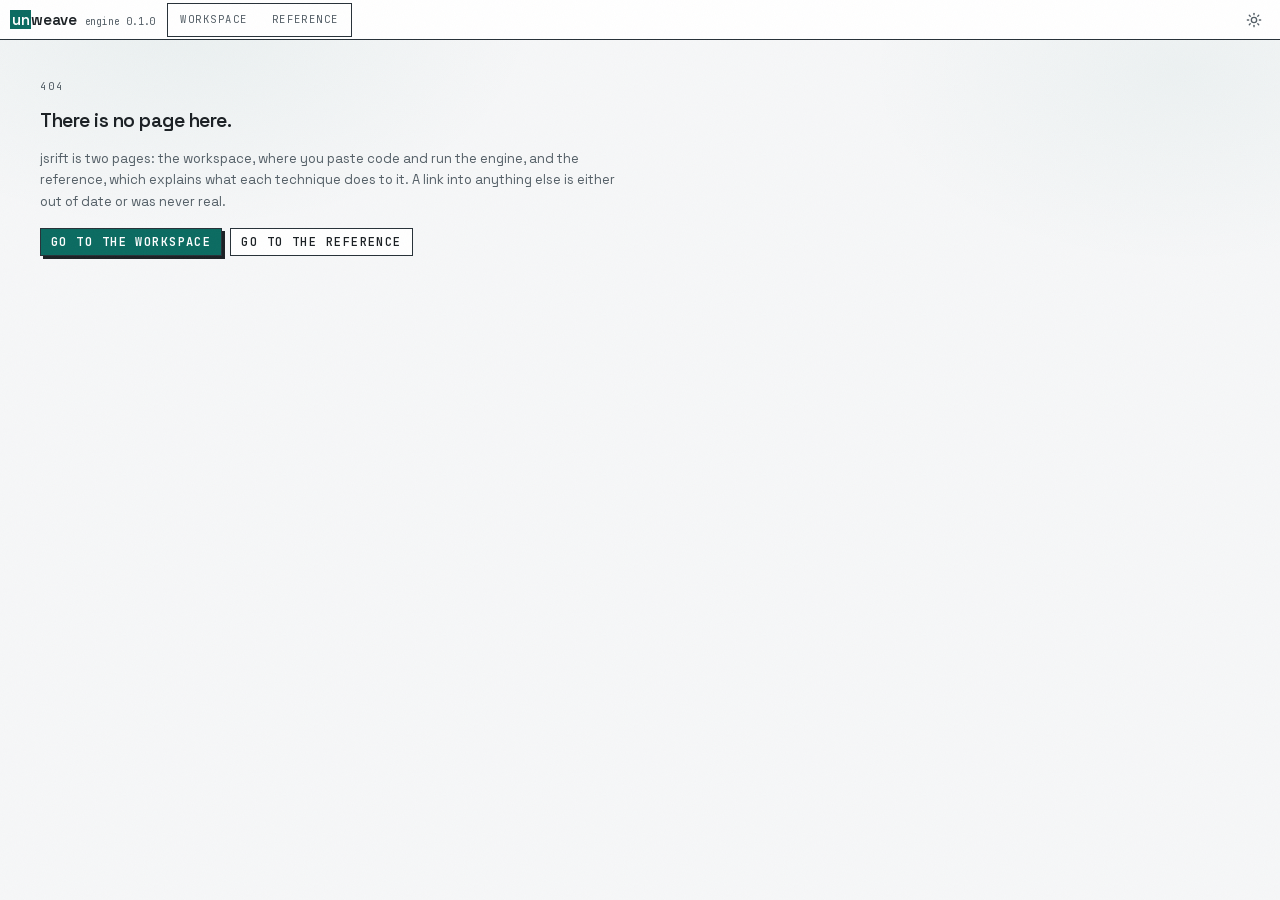
<file: 404/index.html>
<!DOCTYPE html><html lang="en" class="space_grotesk_4f9f433b-module__fJfFLG__variable jetbrains_mono_84d6efd-module__5Hl15a__variable h-full"><head><meta charSet="utf-8"/><meta name="viewport" content="width=device-width, initial-scale=1"/><link rel="stylesheet" href="/_next/static/chunks/2_5awd4z-cm-x.css" data-precedence="next"/><style data-precedence="medium" data-href="uw-toast-motion">[data-sonner-toast]{transition-duration:300ms!important;transition-timing-function:cubic-bezier(0.21, 0.6, 0.35, 1)!important}</style><link rel="preload" as="script" fetchPriority="low" href="/_next/static/chunks/0z_wyz9fydlo3.js"/><script src="/_next/static/chunks/29uat6yoh-6f4.js" async=""></script><script src="/_next/static/chunks/2anqguf2drqme.js" async=""></script><script src="/_next/static/chunks/turbopack-1dzpn83qq3nax.js" async=""></script><script src="/_next/static/chunks/0h2qsuyze9ds1.js" async=""></script><script src="/_next/static/chunks/1-sb849ooq8n4.js" async=""></script><script src="/_next/static/chunks/43uj2rr4pifij.js" async=""></script><script src="/_next/static/chunks/34lc_buaacg9f.js" async=""></script><script src="/_next/static/chunks/1tqlv-v6y8wzr.js" async=""></script><script src="/_next/static/chunks/1xl38uv1-2ymn.js" async=""></script><script src="/_next/static/chunks/0o__brwj2kk_e.js" async=""></script><script src="/_next/static/chunks/01d2s7zy1lxsi.js" async=""></script><script src="/_next/static/chunks/26377697abvsa.js" async=""></script><script src="/_next/static/chunks/2gs57nn9nq57x.js" async=""></script><meta name="robots" content="noindex"/><meta name="theme-color" content="#f6f7f8"/><title>Not found - jsrift</title><meta name="description" content="Decodes string arrays, unflattens control flow, removes dead branches and renames mangled identifiers. Parses and rewrites in the browser tab; the file is not uploaded."/><meta name="application-name" content="jsrift"/><meta name="keywords" content="deobfuscator,javascript,typescript,obfuscator.io,control flow flattening,string array,unminify,abstract syntax tree"/><meta property="og:title" content="jsrift - JavaScript deobfuscator"/><meta property="og:description" content="Decodes string arrays, unflattens control flow, removes dead branches and renames mangled identifiers. Parses and rewrites in the browser tab; the file is not uploaded."/><meta property="og:url" content="https://jsrift.github.io/"/><meta property="og:site_name" content="jsrift"/><meta property="og:locale" content="en"/><meta property="og:type" content="website"/><meta name="twitter:card" content="summary"/><meta name="twitter:title" content="jsrift - JavaScript deobfuscator"/><meta name="twitter:description" content="Decodes string arrays, unflattens control flow, removes dead branches and renames mangled identifiers. Parses and rewrites in the browser tab; the file is not uploaded."/><link rel="icon" href="/favicon.ico?favicon.25iz9v9gko8wk.ico" sizes="32x32" type="image/x-icon"/><link rel="icon" href="/icon.svg?icon.1x334h-iqws_w.svg" sizes="any" type="image/svg+xml"/><link rel="apple-touch-icon" href="/apple-icon.png?apple-icon.0o-q7dkd5b6a3.png" sizes="180x180" type="image/png"/><meta name="next-size-adjust" content=""/><script src="/_next/static/chunks/0cz1d0mv5g_q7.js" noModule=""></script></head><body class="flex min-h-full flex-col"><div hidden=""><!--$--><!--/$--></div><a href="#main" class="sr-only bg-primary font-mono text-[11px] tracking-[0.14em] text-primary-foreground uppercase focus:not-sr-only focus:absolute focus:top-1 focus:left-1 focus:z-100 focus:px-3 focus:py-2">Skip to content</a><noscript><style>[style*="opacity:0;"],[style$="opacity:0"]{opacity:1!important;transform:none!important}</style>
<div class="border-b border-line-strong bg-card px-4 py-3 text-[13px] leading-relaxed">
<strong class="font-semibold">JavaScript is off, so the workspace cannot run.</strong>
jsrift parses and rewrites the file inside this tab - that is the whole point of it, and it
means there is no server here to do the work instead. The
<a class="underline underline-offset-2" href="/reference">reference</a> is prose and reads
without scripts.
</div></noscript><div id="jsrift-load-failure" hidden="" role="alert" class="flex shrink-0 flex-wrap items-center gap-x-3 gap-y-2 border-b border-line-strong bg-card px-4 py-3 text-[13px] leading-relaxed"><span class="max-w-prose">This tab is running an incomplete copy of the app - one of its scripts did not load, which usually means the site was redeployed while this document sat in your cache. Reloading picks up the current build; anything you pasted is saved here and comes back with it.</span><button id="jsrift-load-failure-reload" type="button" class="group/button relative inline-flex shrink-0 items-center justify-center gap-1.5 whitespace-nowrap font-medium select-none focus-visible:outline-2 focus-visible:outline-offset-2 focus-visible:outline-ring disabled:pointer-events-none disabled:opacity-45 aria-disabled:pointer-events-none aria-disabled:opacity-45 [&amp;_svg]:pointer-events-none [&amp;_svg]:shrink-0 border border-line-strong bg-card text-foreground transition-colors hover:border-primary hover:text-primary hover:shadow-[3px_3px_0_var(--primary)] h-7 px-2.5 text-xs [&amp;_svg:not([class*=&#x27;size-&#x27;])]:size-3.5 font-mono uppercase tracking-[0.12em]">Reload</button></div><script>(function(){
var banner=document.getElementById("jsrift-load-failure");
if(!banner)return;
function show(){banner.hidden=false}
function ours(u){return typeof u==="string"&&u.indexOf("/_next/")>-1}
try{
var done=performance.getEntriesByType("resource");
for(var i=0;i<done.length;i++)if(ours(done[i].name)&&done[i].responseStatus>=400){show();break}
}catch(e){}
addEventListener("error",function(e){
var t=e.target;
if(t&&t!==window&&ours(t.src||t.href))show()
},true);
addEventListener("unhandledrejection",function(e){
var r=e.reason||{};
if(r.name==="ChunkLoadError"||/loading chunk|load chunk|dynamically imported module/i.test(String(r.message||"")))show()
});
var again=document.getElementById("jsrift-load-failure-reload");
if(again)again.addEventListener("click",function(){
function go(){location.reload()}
try{fetch(location.href,{cache:"reload"}).then(go,go)}catch(err){go()}
})
})();</script><script>((a,b,c,d,e,f,g,h)=>{let i=document.documentElement,j=["light","dark"];function k(b){var c;(Array.isArray(a)?a:[a]).forEach(a=>{let c="class"===a,d=c&&f?e.map(a=>f[a]||a):e;c?(i.classList.remove(...d),i.classList.add(f&&f[b]?f[b]:b)):i.setAttribute(a,b)}),c=b,h&&j.includes(c)&&(i.style.colorScheme=c)}if(d)k(d);else try{let a=localStorage.getItem(b)||c,d=g&&"system"===a?window.matchMedia("(prefers-color-scheme: dark)").matches?"dark":"light":a;k(d)}catch(a){}})("class","theme","light",null,["light","dark"],null,false,true)</script><div class="flex min-h-0 flex-1 flex-col" style="opacity:1"><div class="mesh flex h-dvh min-h-0 flex-col overflow-hidden"><header class="relative flex h-10 shrink-0 items-center gap-2 border-b border-line-strong bg-card px-2 pointer-coarse:h-12 sm:gap-3 sm:px-2.5"><h1 class="flex shrink-0 items-baseline gap-2 text-[15px] leading-none font-semibold tracking-tight"><span><span class="hl">un</span>weave</span><span class="num hidden shrink-0 text-[10px] font-normal whitespace-nowrap text-muted-foreground lg:inline">engine <!-- -->0.1.0</span></h1><nav aria-label="View" class="flex shrink-0 items-stretch border border-line-strong"><a class="relative flex items-center px-2 py-1 sm:px-3 min-h-8 pointer-coarse:min-h-11 font-mono text-[10.5px] tracking-[0.14em] uppercase transition-colors focus-visible:outline-2 focus-visible:-outline-offset-2 focus-visible:outline-ring text-muted-foreground hover:text-foreground" tabindex="0" href="/">Workspace</a><a class="relative flex items-center px-2 py-1 sm:px-3 min-h-8 pointer-coarse:min-h-11 font-mono text-[10.5px] tracking-[0.14em] uppercase transition-colors focus-visible:outline-2 focus-visible:-outline-offset-2 focus-visible:outline-ring text-muted-foreground hover:text-foreground" tabindex="0" href="/reference/">Reference</a></nav><div class="flex shrink-0 items-center gap-2 pointer-coarse:[&amp;_button]:size-11 ml-auto"><button type="button" tabindex="0" data-slot="button" aria-label="Switch colour theme" class="group/button inline-flex shrink-0 items-center justify-center gap-1.5 whitespace-nowrap font-medium select-none focus-visible:outline-2 focus-visible:outline-offset-2 focus-visible:outline-ring disabled:pointer-events-none disabled:opacity-45 aria-disabled:pointer-events-none aria-disabled:opacity-45 [&amp;_svg]:pointer-events-none [&amp;_svg]:shrink-0 border border-transparent text-muted-foreground transition-colors hover:border-line hover:bg-surface-2 hover:text-foreground active:bg-secondary size-8 [&amp;_svg:not([class*=&#x27;size-&#x27;])]:size-4 relative overflow-hidden" style="opacity:1"><span class="flex items-center justify-center" style="opacity:1;transform:none"><svg xmlns="http://www.w3.org/2000/svg" width="24" height="24" viewBox="0 0 24 24" fill="none" stroke="currentColor" stroke-width="2" stroke-linecap="round" stroke-linejoin="round" class="lucide lucide-sun size-4" aria-hidden="true"><circle cx="12" cy="12" r="4"></circle><path d="M12 2v2"></path><path d="M12 20v2"></path><path d="m4.93 4.93 1.41 1.41"></path><path d="m17.66 17.66 1.41 1.41"></path><path d="M2 12h2"></path><path d="M20 12h2"></path><path d="m6.34 17.66-1.41 1.41"></path><path d="m19.07 4.93-1.41 1.41"></path></svg></span></button></div></header><main id="main" class="flex min-h-0 flex-1 flex-col items-start gap-4 overflow-auto p-6 sm:p-10"><span class="kicker">404</span><h2 class="max-w-prose text-[19px] leading-tight font-semibold tracking-tight">There is no page here.</h2><p class="max-w-prose text-[13px] leading-relaxed text-muted-foreground">jsrift is two pages: the workspace, where you paste code and run the engine, and the reference, which explains what each technique does to it. A link into anything else is either out of date or was never real.</p><div class="flex flex-wrap items-center gap-2"><a class="group/button relative inline-flex shrink-0 items-center justify-center gap-1.5 whitespace-nowrap font-medium select-none focus-visible:outline-2 focus-visible:outline-offset-2 focus-visible:outline-ring disabled:pointer-events-none disabled:opacity-45 aria-disabled:pointer-events-none aria-disabled:opacity-45 [&amp;_svg]:pointer-events-none [&amp;_svg]:shrink-0 border border-line-strong bg-primary text-primary-foreground font-semibold transition-colors hs-sm hover:shadow-[5px_5px_0_var(--shadow-ink)] h-7 px-2.5 text-xs [&amp;_svg:not([class*=&#x27;size-&#x27;])]:size-3.5 font-mono uppercase tracking-[0.12em]" href="/">Go to the workspace</a><a class="group/button relative inline-flex shrink-0 items-center justify-center gap-1.5 whitespace-nowrap font-medium select-none focus-visible:outline-2 focus-visible:outline-offset-2 focus-visible:outline-ring disabled:pointer-events-none disabled:opacity-45 aria-disabled:pointer-events-none aria-disabled:opacity-45 [&amp;_svg]:pointer-events-none [&amp;_svg]:shrink-0 border border-line-strong bg-card text-foreground transition-colors hover:border-primary hover:text-primary hover:shadow-[3px_3px_0_var(--primary)] h-7 px-2.5 text-xs [&amp;_svg:not([class*=&#x27;size-&#x27;])]:size-3.5 font-mono uppercase tracking-[0.12em]" href="/reference/">Go to the reference</a></div></main></div><!--$--><!--/$--></div><section aria-label="Notifications alt+T" tabindex="-1" aria-live="polite" aria-relevant="additions text" aria-atomic="false" data-react-aria-top-layer="true"></section><div class="grain" aria-hidden="true"></div><script src="/_next/static/chunks/0z_wyz9fydlo3.js" id="_R_" async=""></script><script>(self.__next_f=self.__next_f||[]).push([0])</script><script>self.__next_f.push([1,"1:\"$Sreact.fragment\"\n7:I[34404,[\"/_next/static/chunks/0h2qsuyze9ds1.js\",\"/_next/static/chunks/1-sb849ooq8n4.js\",\"/_next/static/chunks/43uj2rr4pifij.js\",\"/_next/static/chunks/34lc_buaacg9f.js\",\"/_next/static/chunks/1tqlv-v6y8wzr.js\",\"/_next/static/chunks/1xl38uv1-2ymn.js\",\"/_next/static/chunks/0o__brwj2kk_e.js\"],\"default\"]\n:HL[\"/_next/static/chunks/2_5awd4z-cm-x.css\",\"style\"]\n5:X\n0:{\"P\":null,\"c\":[\"\",\"_not-found\",\"\"],\"q\":\"\",\"i\":false,\"f\":[[[\"\",{\"children\":[\"/_not-found\",{\"children\":[\"__PAGE__\",{},\"$undefined\",\"$undefined\",4608]},\"$undefined\",\"$undefined\",4608]},\"$undefined\",\"$undefined\",4624],[[\"$\",\"$1\",\"c\",{\"children\":[[[\"$\",\"link\",\"0\",{\"rel\":\"stylesheet\",\"href\":\"/_next/static/chunks/2_5awd4z-cm-x.css\",\"precedence\":\"next\",\"crossOrigin\":\"$undefined\",\"nonce\":\"$undefined\"}],[\"$\",\"script\",\"script-0\",{\"src\":\"/_next/static/chunks/0h2qsuyze9ds1.js\",\"async\":true,\"nonce\":\"$undefined\"}],[\"$\",\"script\",\"script-1\",{\"src\":\"/_next/static/chunks/1-sb849ooq8n4.js\",\"async\":true,\"nonce\":\"$undefined\"}],[\"$\",\"script\",\"script-2\",{\"src\":\"/_next/static/chunks/43uj2rr4pifij.js\",\"async\":true,\"nonce\":\"$undefined\"}],[\"$\",\"script\",\"script-3\",{\"src\":\"/_next/static/chunks/34lc_buaacg9f.js\",\"async\":true,\"nonce\":\"$undefined\"}],[\"$\",\"script\",\"script-4\",{\"src\":\"/_next/static/chunks/1tqlv-v6y8wzr.js\",\"async\":true,\"nonce\":\"$undefined\"}],[\"$\",\"script\",\"script-5\",{\"src\":\"/_next/static/chunks/1xl38uv1-2ymn.js\",\"async\":true,\"nonce\":\"$undefined\"}]],[\"$\",\"html\",null,{\"lang\":\"en\",\"suppressHydrationWarning\":true,\"className\":\"space_grotesk_4f9f433b-module__fJfFLG__variable jetbrains_mono_84d6efd-module__5Hl15a__variable h-full\",\"children\":[\"$\",\"body\",null,{\"className\":\"flex min-h-full flex-col\",\"children\":[[\"$\",\"a\",null,{\"href\":\"#main\",\"className\":\"sr-only bg-primary font-mono text-[11px] tracking-[0.14em] text-primary-foreground uppercase focus:not-sr-only focus:absolute focus:top-1 focus:left-1 focus:z-100 focus:px-3 focus:py-2\",\"children\":\"Skip to content\"}],[\"$\",\"noscript\",null,{\"dangerouslySetInnerHTML\":{\"__html\":\"\u003cstyle\u003e[style*=\\\"opacity:0;\\\"],[style$=\\\"opacity:0\\\"]{opacity:1!important;transform:none!important}\u003c/style\u003e\\n\u003cdiv class=\\\"border-b border-line-strong bg-card px-4 py-3 text-[13px] leading-relaxed\\\"\u003e\\n\u003cstrong class=\\\"font-semibold\\\"\u003eJavaScript is off, so the workspace cannot run.\u003c/strong\u003e\\njsrift parses and rewrites the file inside this tab - that is the whole point of it, and it\\nmeans there is no server here to do the work instead. The\\n\u003ca class=\\\"underline underline-offset-2\\\" href=\\\"/reference\\\"\u003ereference\u003c/a\u003e is prose and reads\\nwithout scripts.\\n\u003c/div\u003e\"}}],[\"$\",\"div\",null,{\"id\":\"jsrift-load-failure\",\"hidden\":true,\"role\":\"alert\",\"className\":\"flex shrink-0 flex-wrap items-center gap-x-3 gap-y-2 border-b border-line-strong bg-card px-4 py-3 text-[13px] leading-relaxed\",\"children\":[[\"$\",\"span\",null,{\"className\":\"max-w-prose\",\"children\":\"This tab is running an incomplete copy of the app - one of its scripts did not load, which usually means the site was redeployed while this document sat in your cache. Reloading picks up the current build; anything you pasted is saved here and comes back with it.\"}],[\"$\",\"button\",null,{\"id\":\"jsrift-load-failure-reload\",\"type\":\"button\",\"className\":\"group/button relative inline-flex shrink-0 items-center justify-center gap-1.5 whitespace-nowrap font-medium select-none focus-visible:outline-2 focus-visible:outline-offset-2 focus-visible:outline-ring disabled:pointer-events-none disabled:opacity-45 aria-disabled:pointer-events-none aria-disabled:opacity-45 [\u0026_svg]:pointer-events-none [\u0026_svg]:shrink-0 border border-line-strong bg-card text-foreground transition-colors hover:border-primary hover:text-primary hover:shadow-[3px_3px_0_var(--primary)] h-7 px-2.5 text-xs [\u0026_svg:not([class*='size-'])]:size-3.5 font-mono uppercase tracking-[0.12em]\",\"children\":\"Reload\"}]]}],[\"$\",\"script\",null,{\"dangerouslySetInnerHTML\":{\"__html\":\"(function(){\\nvar banner=document.getElementById(\\\"jsrift-load-failure\\\");\\nif(!banner)return;\\nfunction show(){banner.hidden=false}\\nfunction ours(u){return typeof u===\\\"string\\\"\u0026\u0026u.indexOf(\\\"/_next/\\\")\u003e-1}\\ntry{\\nvar done=performance.getEntriesByType(\\\"resource\\\");\\nfor(var i=0;i\u003cdone.length;i++)if(ours(done[i].name)\u0026\u0026done[i].responseStatus\u003e=400){show();break}\\n}catch(e){}\\naddEventListener(\\\"error\\\",function(e){\\nvar t=e.target;\\nif(t\u0026\u0026t!==window\u0026\u0026ours(t.src||t.href))show()\\n},true);\\naddEventListener(\\\"unhandledrejection\\\",function(e){\\nvar r=e.reason||{};\\nif(r.name===\\\"ChunkLoadError\\\"||/loading chunk|load chunk|dynamically imported module/i.test(String(r.message||\\\"\\\")))show()\\n});\\nvar again=document.getElementById(\\\"jsrift-load-failure-reload\\\");\\nif(again)again.addEventListener(\\\"click\\\",function(){\\nfunction go(){location.reload()}\\ntry{fetch(location.href,{cache:\\\"reload\\\"}).then(go,go)}catch(err){go()}\\n})\\n})();\"}}],\"$L2\"]}]}]]}],{\"children\":[\"$L3\",{\"children\":[\"$L4\",{},null,false,null]},null,false,\"$5\"]},null,false,null],\"$L6\",false]],\"m\":\"$undefined\",\"G\":[\"$7\",[\"$L8\"]],\"S\":true,\"h\":null,\"r\":\"$undefined\",\"s\":\"$undefined\",\"a\":\"$undefined\",\"l\":\"$undefined\",\"p\":\"$undefined\",\"d\":\"$undefined\",\"b\":\"Q-WzhZ0Bf7EEoqCHPDOC2\"}\n9:I[50396,[\"/_next/static/chunks/0h2qsuyze9ds1.js\",\"/_next/static/chunks/1-sb849ooq8n4.js\",\"/_next/static/chunks/43uj2rr4pifij.js\",\"/_next/static/chunks/34lc_buaacg9f.js\",\"/_next/static/chunks/1tqlv-v6y8wzr.js\",\"/_next/static/chunks/1xl38uv1-2ymn.js\"],\"ThemeProvider\"]\na:I[32363,[\"/_next/static/chunks/0h2qsuyze9ds1.js\",\"/_next/static/chunks/1-sb849ooq8n4.js\",\"/_next/static/chunks/43uj2rr4pifij.js\",\"/_next/static/chunks/34lc_buaacg9f.js\",\"/_next/static/chunks/1tqlv-v6y8wzr.js\",\"/_next/static/chunks/1xl38uv1-2ymn.js\"],\"ThemeColor\"]\nb:I[38322,[\"/_next/static/chunks/0h2qsuyze9ds1.js\",\"/_next/static/chunks/1-sb849ooq8n4.js\",\"/_next/static/chunks/43uj2rr4pifij.js\",\"/_next/static/chunks/34lc_buaacg9f.js\",\"/_next/static/chunks/1tqlv-v6y8wzr.js\",\"/_next/static/chunks/1xl38uv1-2ymn.js\"],\"TooltipProvider\"]\nc:I[39756,[\"/_next/static/chunks/0h2qsuyze9ds1.js\",\"/_next/static/chunks/1-sb849ooq8n4.js\",\"/_next/static/chunks/43uj2rr4pifij.js\",\"/_next/static/chunks/34lc_buaacg9f.js\",\"/_next/static/chunks/1tqlv-v6y8wzr.js\",\"/_next/static/chunks/1xl38uv1-2ymn.js\"],\"default\"]\nd:I[6925,[\"/_next/static/chunks/0h2qsuyze9ds1.js\",\"/_next/static/chunks/1-sb849ooq8n4.js\",\"/_next/static/chunks/43uj2rr4pifij.js\",\"/_next/static/chunks/34lc_buaacg9f.js\",\"/_next/static/chunks/1tqlv-v6y8wzr.js\",\"/_next/static/chunks/1xl38uv1-2ymn.js\",\"/_next/static/chunks/01d2s7zy1lxsi.js\",\"/_next/static/chunks/26377697abvsa.js\"],\"default\"]\ne:I[37311,[\"/_next/static/chunks/0h2qsuyze9ds1.js\",\"/_next/static/chunks/1-sb849ooq8n4.js\",\"/_next/static/chunks/43uj2rr4pifij.js\",\"/_next/static/chunks/34lc_buaacg9f.js\",\"/_next/static/chunks/1tqlv-v6y8wzr.js\",\"/_next/static/chunks/1xl38uv1-2ymn.js\",\"/_next/static/chunks/2gs57nn9nq57x.js\"],\"default\"]\nf:I[37457,[\"/_next/static/chunks/0h2qsuyze9ds1.js\",\"/_next/static/chunks/1-sb849ooq8n4.js\",\"/_next/static/chunks/43uj2rr4pifij.js\",\"/_next/static/chunks/34lc_buaacg9f.js\",\"/_next/static/chunks/1tqlv-v6y8wzr.js\",\"/_next/static/chunks/1xl38uv1-2ymn.js\"],\"default\"]\n10:I[21471,[\"/_next/static/chunks/0h2qsuyze9ds1.js\",\"/_next/static/chunks/1-sb849ooq8n4.js\",\"/_next/static/chunks/43uj2rr4pifij.js\",\"/_next/static/chunks/34lc_buaacg9f.js\",\"/_next/static/chunks/1tqlv-v6y8wzr.js\",\"/_next/static/chunks/1xl38uv1-2ymn.js\",\"/_next/static/chunks/26377697abvsa.js\"],\"AppHeader\"]\n11:I[22016,[\"/_next/static/chunks/0h2qsuyze9ds1.js\",\"/_next/static/chunks/1-sb849ooq8n4.js\",\"/_next/static/chunks/43uj2rr4pifij.js\",\"/_next/static/chunks/34lc_buaacg9f.js\",\"/_next/static/chunks/1tqlv-v6y8wzr.js\",\"/_next/static/chunks/1xl38uv1-2ymn.js\",\"/_next/static/chunks/26377697abvsa.js\"],\"\"]\n12:I[57865,[\"/_next/static/chunks/0h2qsuyze9ds1.js\",\"/_next/static/chunks/1-sb849ooq8n4.js\",\"/_next/static/chunks/43uj2rr4pifij.js\",\"/_next/static/chunks/34lc_buaacg9f.js\",\"/_next/static/chunks/1tqlv-v6y8wzr.js\",\"/_next/static/chunks/1xl38uv1-2ymn.js\"],\"Toaster\"]\n13:I[97367,[\"/_next/static/chunks/0h2qsuyze9ds1.js\",\"/_next/static/chunks/1-sb849ooq8n4.js\",\"/_next/static/chunks/43uj2rr4pifij.js\",\"/_next/static/chunks/34lc_buaacg9f.js\",\"/_next/static/chunks/1tqlv-v6y8wzr.js\",\"/_next/static/chunks/1xl38uv1-2ymn.js\"],\"OutletBoundary\"]\n14:\"$Sreact.suspense\"\n16:I[97367,[\"/_next/static/chunks/0h2qsuyze9ds1.js\",\"/_next/static/chunks/1-sb849ooq8n4.js\",\"/_next/static/chunks/43uj2rr4pifij.js\",\"/_next/static/chunks/34lc_buaacg9f.js\",\"/_next/static/chunks/1tqlv-v6y8wzr.js\",\"/_next/static/chunks/1xl38uv1-2ymn.js\"],\"ViewportBoundary\"]\n18:I[97367,[\"/_next/static/chunks/0h2qsuyze9ds1.js\",\"/_next/static/chunks/1-sb849ooq8n4.js\",\"/_next/static/chunks/43uj2rr4pifij.js\",\"/_next/static/chunks/34lc_buaacg9f.js\",\"/_next/static/chunks/1tqlv-v6y8wzr.js\",\"/_next/static/chunks/1xl38uv1-2ymn.js\"],\"MetadataBoundary\"]\n2:[\"$\",\"$L9\",null,{\"attribute\":\"class\",\"defaultTheme\":\"light\",\"enableSystem\":false,\"disableTransitionOnChange\":true,\"children\":[[\"$\",\"$La\",null,{}],[\"$\",\"$Lb\",null,{\"children\":[\"$\",\"$Lc\",null,{\"parallelRouterKey\":\"children\",\"error\":\"$d\",\"errorStyles\":[],\"errorScripts\":[[\"$\",\"script\",\"script-0\",{\"src\":\"/_next/static/chunks/01d2s7zy1lxsi.js\",\"async\":true}],[\"$\",\"script\",\"script-1\",{\"src\":\"/_next/static/chunks/26377697abvsa.js\",\"async\":true}]],\"template\":[\"$\",\"$Le\",null,{\"children\":[\"$\",\"$Lf\",null,{}]}],\"templateStyles\":[],\"templateScripts\":[[\"$\",\"script\",\"script-0\",{\"src\":\"/_next/static/chunks/2gs57nn9nq57x.js\",\"async\":true}]],\"notFound\":[[\"$\",\"div\",null,{\"className\":\"mesh flex h-dvh min-h-0 flex-col overflow-hidden\",\"children\":[[\"$\",\"$L10\",null,{}],[\"$\",\"main\",null,{\"id\":\"main\",\"className\":\"flex min-h-0 flex-1 flex-col items-start gap-4 overflow-auto p-6 sm:p-10\",\"children\":[[\"$\",\"span\",null,{\"className\":\"kicker\",\"children\":\"404\"}],[\"$\",\"h2\",null,{\"className\":\"max-w-prose text-[19px] leading-tight font-semibold tracking-tight\",\"children\":\"There is no page here.\"}],[\"$\",\"p\",null,{\"className\":\"max-w-prose text-[13px] leading-relaxed text-muted-foreground\",\"children\":\"jsrift is two pages: the workspace, where you paste code and run the engine, and the reference, which explains what each technique does to it. A link into anything else is either out of date or was never real.\"}],[\"$\",\"div\",null,{\"className\":\"flex flex-wrap items-center gap-2\",\"children\":[[\"$\",\"$L11\",null,{\"href\":\"/\",\"className\":\"group/button relative inline-flex shrink-0 items-center justify-center gap-1.5 whitespace-nowrap font-medium select-none focus-visible:outline-2 focus-visible:outline-offset-2 focus-visible:outline-ring disabled:pointer-events-none disabled:opacity-45 aria-disabled:pointer-events-none aria-disabled:opacity-45 [\u0026_svg]:pointer-events-none [\u0026_svg]:shrink-0 border border-line-strong bg-primary text-primary-foreground font-semibold transition-colors hs-sm hover:shadow-[5px_5px_0_var(--shadow-ink)] h-7 px-2.5 text-xs [\u0026_svg:not([class*='size-'])]:size-3.5 font-mono uppercase tracking-[0.12em]\",\"children\":\"Go to the workspace\"}],[\"$\",\"$L11\",null,{\"href\":\"/reference\",\"className\":\"group/button relative inline-flex shrink-0 items-center justify-center gap-1.5 whitespace-nowrap font-medium select-none focus-visible:outline-2 focus-visible:outline-offset-2 focus-visible:outline-ring disabled:pointer-events-none disabled:opacity-45 aria-disabled:pointer-events-none aria-disabled:opacity-45 [\u0026_svg]:pointer-events-none [\u0026_svg]:shrink-0 border border-line-strong bg-card text-foreground transition-colors hover:border-primary hover:text-primary hover:shadow-[3px_3px_0_var(--primary)] h-7 px-2.5 text-xs [\u0026_svg:not([class*='size-'])]:size-3.5 font-mono uppercase tracking-[0.12em]\",\"children\":\"Go to the reference\"}]]}]]}]]}],[]],\"forbidden\":\"$undefined\",\"unauthorized\":\"$undefined\"}]}],[\"$\",\"$L12\",null,{\"position\":\"bottom-right\",\"closeButton\":true}],[\"$\",\"div\",null,{\"className\":\"grain\",\"aria-hidden\":\"true\"}]]}]\n3:[\"$\",\"$1\",\"c\",{\"children\":[null,[\"$\",\"$Lc\",null,{\"parallelRouterKey\":\"children\",\"error\":\"$undefined\",\"errorStyles\":\"$undefined\",\"errorScripts\":\"$undefined\",\"template\":[\"$\",\"$Lf\",null,{}],\"templateStyles\":\"$undefined\",\"templateScripts\":\"$undefined\",\"notFound\":\"$undefined\",\"forbidden\":\"$undefined\",\"unauthorized\":\"$undefined\"}]]}]\n4:[\"$\",\"$1\",\"c\",{\"children\":[[\"$\",\"div\",null,{\"className\":\"mesh flex h-dvh min-h-0 flex-col overflow-hidden\",\"children\":[[\"$\",\"$L10\",null,{}],[\"$\",\"main\",null,{\"id\":\"main\",\"className\":\"flex min-h-0 flex-1 flex-col items-start gap-4 overflow-auto p-6 sm:p-10\",\"children\":[[\"$\",\"span\",null,{\"className\":\"kicker\",\"children\":\"404\"}],[\"$\",\"h2\",null,{\"className\":\"max-w-prose text-[19px] leading-tight font-semibold tracking-tight\",\"children\":\"There is no page here.\"}],[\"$\",\"p\",null,{\"className\":\"max-w-prose text-[13px] leading-relaxed text-muted-foreground\",\"children\":\"jsrift is two pages: the workspace, where you paste code and run the engine, and the reference, which explains what each technique does to it. A link into anything else is either out of date or was never real.\"}],[\"$\",\"div\",null,{\"className\":\"flex flex-wrap items-center gap-2\",\"children\":[[\"$\",\"$L11\",null,{\"href\":\"/\",\"className\":\"group/button relative inline-flex shrink-0 items-center justify-center gap-1.5 whitespace-nowrap font-medium select-none focus-visible:outline-2 focus-visible:outline-offset-2 focus-visible:outline-ring disabled:pointer-events-none disabled:opacity-45 aria-disabled:pointer-events-none aria-disabled:opacity-45 [\u0026_svg]:pointer-events-none [\u0026_svg]:shrink-0 border border-line-strong bg-primary text-primary-foreground font-semibold transition-colors hs-sm hover:shadow-[5px_5px_0_var(--shadow-ink)] h-7 px-2.5 text-xs [\u0026_svg:not([class*='size-'])]:size-3.5 font-mono uppercase tracking-[0.12em]\",\"children\":\"Go to the workspace\"}],[\"$\",\"$L11\",null,{\"href\":\"/reference\",\"className\":\"group/button relative inline-flex shrink-0 items-center justify-center gap-1.5 whitespace-nowrap font-medium select-none focus-visible:outline-2 focus-visible:outline-offset-2 focus-visible:outline-ring disabled:pointer-events-none disabled:opacity-45 aria-disabled:pointer-events-none aria-disabled:opacity-45 [\u0026_svg]:pointer-events-none [\u0026_svg]:shrink-0 border border-line-strong bg-card text-foreground transition-colors hover:border-primary hover:text-primary hover:shadow-[3px_3px_0_var(--primary)] h-7 px-2.5 text-xs [\u0026_svg:not([class*='size-'])]:size-3.5 font-mono uppercase tracking-[0.12em]\",\"children\":\"Go to the reference\"}]]}]]}]]}],[[\"$\",\"script\",\"script-0\",{\"src\":\"/_next/static/chunks/26377697abvsa.js\",\"async\":true,\"nonce\":\"$undefined\"}]],[\"$\",\"$L13\",null,{\"children\":[\"$\",\"$14\",null,{\"name\":\"Next.MetadataOutlet\",\"children\":\"$@15\"}]}]]}]\n6:[\"$\",\"$1\",\"h\",{\"children\":[[\"$\",\"meta\",null,{\"name\":\"robots\",\"content\":\"noindex\"}],[\"$\",\"$L16\",null,{\"children\":\"$L17\"}],[\"$\",\"div\",null,{\"hidden\":true,\"children\":[\"$\",\"$L18\",null,{\"children\":[\"$\",\"$14\",null,{\"name\":\"Next.Metadata\",\"children\":\"$L19\"}]}]}],[\"$\",\"meta\",null,{\"name\":\"next-size-adjust\",\"content\":\"\"}]]}]\n8:[\"$\",\"link\",\"0\",{\"rel\":\"stylesheet\",\"href\":\"/_next/static/chunks/2_5awd4z-cm-x.css\",\"precedence\":\"next\",\"crossOrigin\":\"$undefined\",\"nonce\":\"$undefined\"}]\n5:C\n17:[[\"$\",\"meta\",\"0\",{\"charSet\":\"utf-8\"}],[\"$\",\"meta\",\"1\",{\"name\":\"viewport\",\"content\":\"width=device-width, initial-scale=1\"}],[\"$\",\"meta\",\"2\",{\"name\":\"theme-color\",\"content\":\"#f6f7f8\"}]]\n1a:I[27201,[\"/_next/static/chunks/0h2qsuyze9ds1.js\",\"/_next/static/chunks/1-sb849ooq8n4.js\",\"/_next/static/chunks/43uj2rr4pifij.js\",\"/_next/static/chunks/34lc_buaacg9f.js\",\"/_next/static/chunks/1tqlv-v6y8wzr.js\",\"/_next/static/chunks/1xl38uv1-2ymn.js\"],\"IconMark\"]\n15:null\n19:[[\"$\",\"title\",\"0\",{\"children\":\"Not found - jsrift\"}],[\"$\",\"meta\",\"1\",{\"name\":\"description\",\"content\":\"Decodes string arrays, unflattens control flow, removes dead branches and renames mangled identifiers. Parses and rewrites in the browser tab; the file is not uploaded.\"}],[\"$\",\"meta\",\"2\",{\"name\":\"application-name\",\"content\":\"jsrift\"}],[\"$\",\"meta\",\"3\",{\"name\":\"keywords\",\"content\":\"deobfuscator,javascript,typescript,obfuscator.io,control flow flattening,string array,unminify,abstract syntax tree\"}],[\"$\",\"meta\",\"4\",{\"property\":\"og:title\",\"content\":\"jsrift - JavaScript deobfuscator\"}],[\"$\",\"meta\",\"5\",{\"property\":\"og:description\",\"content\":\"Decodes string arrays, unflattens control flow, removes dead branches and renames mangled identifiers. Parses and rewrites in the browser tab; the file is not uploaded.\"}],[\"$\",\"meta\",\"6\",{\"property\":\"og:url\",\"content\":\"https://jsrift.github.io/\"}],[\"$\",\"meta\",\"7\",{\"property\":\"og:site_name\",\"content\":\"jsrift\"}],[\"$\",\"meta\",\"8\",{\"property\":\"og:locale\",\"content\":\"en\"}],[\"$\",\"meta\",\"9\",{\"property\":\"og:type\",\"content\":\"website\"}],[\"$\",\"meta\",\"10\",{\"name\":\"twitter:card\",\"content\":\"summary\"}],[\"$\",\"meta\",\"11\",{\"name\":\"twitter:title\",\"content\":\"jsrift - JavaScript deobfuscator\"}],[\"$\",\"meta\",\"12\",{\"name\":\"twitter:description\",\"content\":\"Decodes string arrays, unflattens control flow, removes dead branches and renames mangled identifiers. Parses and rewrites in the browser tab; the file is not uploaded.\"}],[\"$\",\"link\",\"13\",{\"rel\":\"icon\",\"href\":\"/favicon.ico?favicon.25iz9v9gko8wk.ico\",\"sizes\":\"32x32\",\"type\":\"image/x-icon\"}],[\"$\",\"link\",\"14\",{\"rel\":\"icon\",\"href\":\"/icon.svg?icon.1x334h-iqws_w.svg\",\"sizes\":\"any\",\"type\":\"image/svg+xml\"}],[\"$\",\"link\",\"15\",{\"rel\":\"apple-touch-icon\",\"href\":\"/apple-icon.png?apple-icon.0o-q7dkd5b6a3.png\",\"sizes\":\"180x180\",\"type\":\"image/png\"}],[\"$\",\"$L1a\",\"16\",{}]]\n"])</script></body></html>
</file>
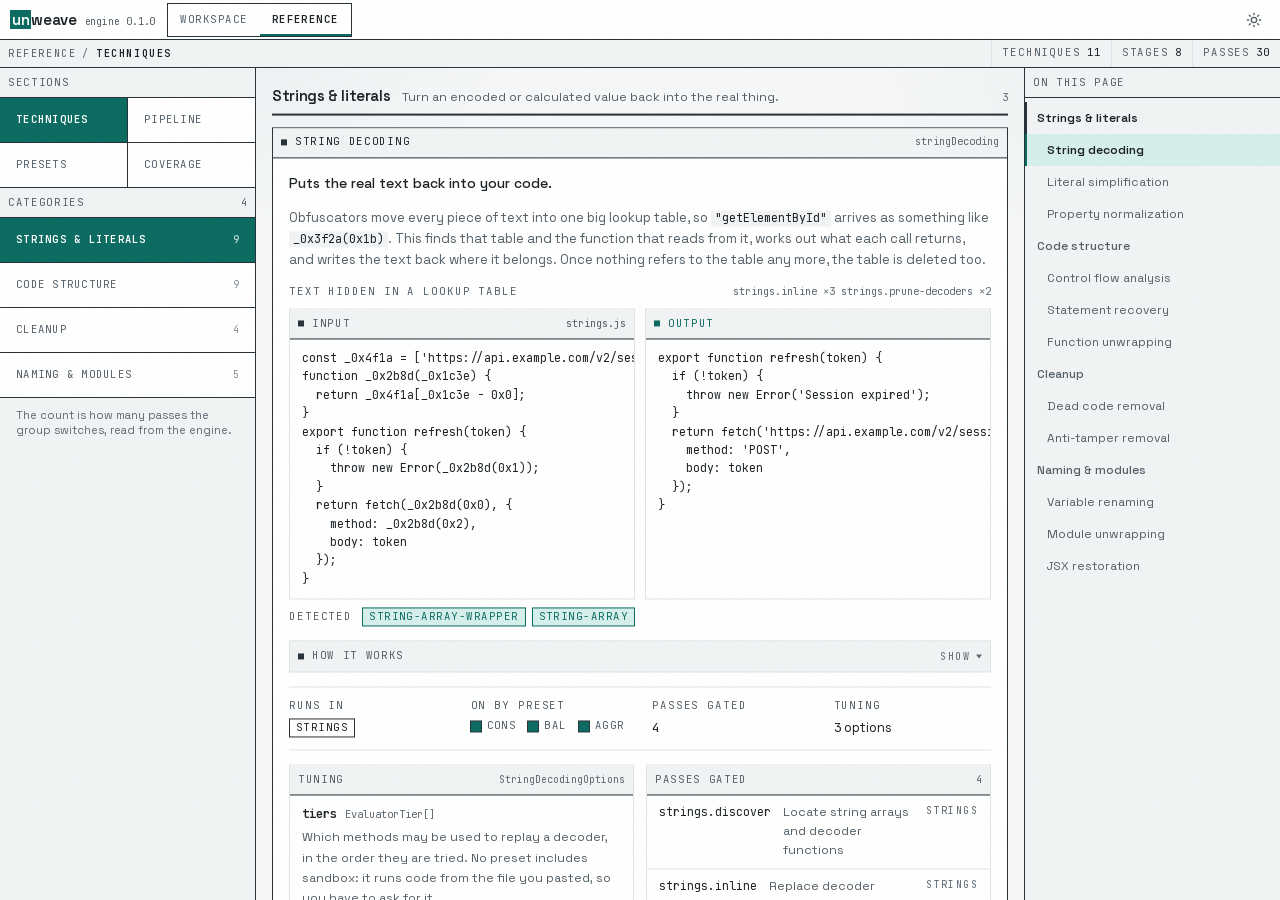
<file: reference/index.html>
<!DOCTYPE html><html lang="en" class="space_grotesk_4f9f433b-module__fJfFLG__variable jetbrains_mono_84d6efd-module__5Hl15a__variable h-full"><head><meta charSet="utf-8"/><meta name="viewport" content="width=device-width, initial-scale=1"/><link rel="preload" href="/_next/static/media/0c89a48fa5027cee-s.p.2cyn07wtgehh0.woff2" as="font" crossorigin="" type="font/woff2"/><link rel="preload" href="/_next/static/media/70bc3e132a0a741e-s.p.3t6q91iet4nsy.woff2" as="font" crossorigin="" type="font/woff2"/><link rel="stylesheet" href="/_next/static/chunks/2_5awd4z-cm-x.css" data-precedence="next"/><style data-precedence="medium" data-href="uw-toast-motion">[data-sonner-toast]{transition-duration:300ms!important;transition-timing-function:cubic-bezier(0.21, 0.6, 0.35, 1)!important}</style><link rel="preload" as="script" fetchPriority="low" href="/_next/static/chunks/0z_wyz9fydlo3.js"/><script src="/_next/static/chunks/29uat6yoh-6f4.js" async=""></script><script src="/_next/static/chunks/2anqguf2drqme.js" async=""></script><script src="/_next/static/chunks/turbopack-1dzpn83qq3nax.js" async=""></script><script src="/_next/static/chunks/0h2qsuyze9ds1.js" async=""></script><script src="/_next/static/chunks/1-sb849ooq8n4.js" async=""></script><script src="/_next/static/chunks/43uj2rr4pifij.js" async=""></script><script src="/_next/static/chunks/34lc_buaacg9f.js" async=""></script><script src="/_next/static/chunks/1tqlv-v6y8wzr.js" async=""></script><script src="/_next/static/chunks/1xl38uv1-2ymn.js" async=""></script><script src="/_next/static/chunks/0o__brwj2kk_e.js" async=""></script><script src="/_next/static/chunks/01d2s7zy1lxsi.js" async=""></script><script src="/_next/static/chunks/26377697abvsa.js" async=""></script><script src="/_next/static/chunks/2gs57nn9nq57x.js" async=""></script><script src="/_next/static/chunks/1qgp9fecxc0r1.js" async=""></script><script src="/_next/static/chunks/3mfj0-tx9778a.js" async=""></script><script src="/_next/static/chunks/00kiiwwp36fzu.js" async=""></script><meta name="theme-color" content="#f6f7f8"/><title>Reference - jsrift</title><meta name="description" content="What each of the eleven techniques does to your code, the order the engine works in, what the three presets turn on, and what it handles, only names, and leaves alone."/><meta name="application-name" content="jsrift"/><meta name="keywords" content="deobfuscator,javascript,typescript,obfuscator.io,control flow flattening,string array,unminify,abstract syntax tree"/><meta property="og:title" content="Reference - jsrift"/><meta property="og:description" content="What each of the eleven techniques does to your code, the order the engine works in, what the three presets turn on, and what it handles, only names, and leaves alone."/><meta property="og:url" content="https://jsrift.github.io/reference/"/><meta property="og:site_name" content="jsrift"/><meta property="og:locale" content="en"/><meta property="og:type" content="website"/><meta name="twitter:card" content="summary"/><meta name="twitter:title" content="Reference - jsrift"/><meta name="twitter:description" content="What each of the eleven techniques does to your code, the order the engine works in, what the three presets turn on, and what it handles, only names, and leaves alone."/><link rel="icon" href="/favicon.ico?favicon.25iz9v9gko8wk.ico" sizes="32x32" type="image/x-icon"/><link rel="icon" href="/icon.svg?icon.1x334h-iqws_w.svg" sizes="any" type="image/svg+xml"/><link rel="apple-touch-icon" href="/apple-icon.png?apple-icon.0o-q7dkd5b6a3.png" sizes="180x180" type="image/png"/><meta name="next-size-adjust" content=""/><script src="/_next/static/chunks/0cz1d0mv5g_q7.js" noModule=""></script></head><body class="flex min-h-full flex-col"><div hidden=""><!--$--><!--/$--></div><a href="#main" class="sr-only bg-primary font-mono text-[11px] tracking-[0.14em] text-primary-foreground uppercase focus:not-sr-only focus:absolute focus:top-1 focus:left-1 focus:z-100 focus:px-3 focus:py-2">Skip to content</a><noscript><style>[style*="opacity:0;"],[style$="opacity:0"]{opacity:1!important;transform:none!important}</style>
<div class="border-b border-line-strong bg-card px-4 py-3 text-[13px] leading-relaxed">
<strong class="font-semibold">JavaScript is off, so the workspace cannot run.</strong>
jsrift parses and rewrites the file inside this tab - that is the whole point of it, and it
means there is no server here to do the work instead. The
<a class="underline underline-offset-2" href="/reference">reference</a> is prose and reads
without scripts.
</div></noscript><div id="jsrift-load-failure" hidden="" role="alert" class="flex shrink-0 flex-wrap items-center gap-x-3 gap-y-2 border-b border-line-strong bg-card px-4 py-3 text-[13px] leading-relaxed"><span class="max-w-prose">This tab is running an incomplete copy of the app - one of its scripts did not load, which usually means the site was redeployed while this document sat in your cache. Reloading picks up the current build; anything you pasted is saved here and comes back with it.</span><button id="jsrift-load-failure-reload" type="button" class="group/button relative inline-flex shrink-0 items-center justify-center gap-1.5 whitespace-nowrap font-medium select-none focus-visible:outline-2 focus-visible:outline-offset-2 focus-visible:outline-ring disabled:pointer-events-none disabled:opacity-45 aria-disabled:pointer-events-none aria-disabled:opacity-45 [&amp;_svg]:pointer-events-none [&amp;_svg]:shrink-0 border border-line-strong bg-card text-foreground transition-colors hover:border-primary hover:text-primary hover:shadow-[3px_3px_0_var(--primary)] h-7 px-2.5 text-xs [&amp;_svg:not([class*=&#x27;size-&#x27;])]:size-3.5 font-mono uppercase tracking-[0.12em]">Reload</button></div><script>(function(){
var banner=document.getElementById("jsrift-load-failure");
if(!banner)return;
function show(){banner.hidden=false}
function ours(u){return typeof u==="string"&&u.indexOf("/_next/")>-1}
try{
var done=performance.getEntriesByType("resource");
for(var i=0;i<done.length;i++)if(ours(done[i].name)&&done[i].responseStatus>=400){show();break}
}catch(e){}
addEventListener("error",function(e){
var t=e.target;
if(t&&t!==window&&ours(t.src||t.href))show()
},true);
addEventListener("unhandledrejection",function(e){
var r=e.reason||{};
if(r.name==="ChunkLoadError"||/loading chunk|load chunk|dynamically imported module/i.test(String(r.message||"")))show()
});
var again=document.getElementById("jsrift-load-failure-reload");
if(again)again.addEventListener("click",function(){
function go(){location.reload()}
try{fetch(location.href,{cache:"reload"}).then(go,go)}catch(err){go()}
})
})();</script><script>((a,b,c,d,e,f,g,h)=>{let i=document.documentElement,j=["light","dark"];function k(b){var c;(Array.isArray(a)?a:[a]).forEach(a=>{let c="class"===a,d=c&&f?e.map(a=>f[a]||a):e;c?(i.classList.remove(...d),i.classList.add(f&&f[b]?f[b]:b)):i.setAttribute(a,b)}),c=b,h&&j.includes(c)&&(i.style.colorScheme=c)}if(d)k(d);else try{let a=localStorage.getItem(b)||c,d=g&&"system"===a?window.matchMedia("(prefers-color-scheme: dark)").matches?"dark":"light":a;k(d)}catch(a){}})("class","theme","light",null,["light","dark"],null,false,true)</script><div class="flex min-h-0 flex-1 flex-col" style="opacity:1"><div class="mesh flex h-dvh min-h-0 flex-col overflow-hidden"><header class="relative flex h-10 shrink-0 items-center gap-2 border-b border-line-strong bg-card px-2 pointer-coarse:h-12 sm:gap-3 sm:px-2.5"><h1 class="flex shrink-0 items-baseline gap-2 text-[15px] leading-none font-semibold tracking-tight"><span><span class="hl">un</span>weave</span><span class="num hidden shrink-0 text-[10px] font-normal whitespace-nowrap text-muted-foreground lg:inline">engine <!-- -->0.1.0</span></h1><nav aria-label="View" class="flex shrink-0 items-stretch border border-line-strong"><a class="relative flex items-center px-2 py-1 sm:px-3 min-h-8 pointer-coarse:min-h-11 font-mono text-[10.5px] tracking-[0.14em] uppercase transition-colors focus-visible:outline-2 focus-visible:-outline-offset-2 focus-visible:outline-ring text-muted-foreground hover:text-foreground" tabindex="0" href="/">Workspace</a><a aria-current="page" class="relative flex items-center px-2 py-1 sm:px-3 min-h-8 pointer-coarse:min-h-11 font-mono text-[10.5px] tracking-[0.14em] uppercase transition-colors focus-visible:outline-2 focus-visible:-outline-offset-2 focus-visible:outline-ring font-semibold text-foreground" tabindex="0" href="/reference/">Reference<span aria-hidden="true" class="absolute inset-x-0 bottom-0 h-0.5 bg-primary"></span></a></nav><div class="flex shrink-0 items-center gap-2 pointer-coarse:[&amp;_button]:size-11 ml-auto"><button type="button" tabindex="0" data-slot="button" aria-label="Switch colour theme" class="group/button inline-flex shrink-0 items-center justify-center gap-1.5 whitespace-nowrap font-medium select-none focus-visible:outline-2 focus-visible:outline-offset-2 focus-visible:outline-ring disabled:pointer-events-none disabled:opacity-45 aria-disabled:pointer-events-none aria-disabled:opacity-45 [&amp;_svg]:pointer-events-none [&amp;_svg]:shrink-0 border border-transparent text-muted-foreground transition-colors hover:border-line hover:bg-surface-2 hover:text-foreground active:bg-secondary size-8 [&amp;_svg:not([class*=&#x27;size-&#x27;])]:size-4 relative overflow-hidden" style="opacity:1"><span class="flex items-center justify-center" style="opacity:1;transform:none"><svg xmlns="http://www.w3.org/2000/svg" width="24" height="24" viewBox="0 0 24 24" fill="none" stroke="currentColor" stroke-width="2" stroke-linecap="round" stroke-linejoin="round" class="lucide lucide-sun size-4" aria-hidden="true"><circle cx="12" cy="12" r="4"></circle><path d="M12 2v2"></path><path d="M12 20v2"></path><path d="m4.93 4.93 1.41 1.41"></path><path d="m17.66 17.66 1.41 1.41"></path><path d="M2 12h2"></path><path d="M20 12h2"></path><path d="m6.34 17.66-1.41 1.41"></path><path d="m19.07 4.93-1.41 1.41"></path></svg></span></button></div></header><div class="flex h-7 shrink-0 items-stretch border-b border-line-strong bg-surface-2"><p class="flex min-w-0 items-center gap-1.5 px-2 font-mono text-[10px] tracking-[0.16em] uppercase text-muted-foreground"><span class="hidden sm:inline">Reference</span><span aria-hidden="true" class="hidden text-dim sm:inline">/</span><span class="truncate font-semibold text-foreground">Techniques</span></p><div class="flex min-w-0 shrink-0 items-baseline gap-1.5 overflow-hidden border-r px-2.5 py-1 last:border-r-0 ml-auto border-l border-line" style="opacity:0;transform:translateY(3px)"><span class="kicker shrink-0">Techniques</span><span class="num min-w-0 truncate text-[11px] text-foreground"><span data-slot="count-up" class="num" role="img" aria-label="11"><span aria-hidden="true">11</span></span></span></div><div class="flex min-w-0 shrink-0 items-baseline gap-1.5 overflow-hidden border-line px-2.5 py-1 last:border-r-0 border-r-0 sm:border-r" style="opacity:0;transform:translateY(3px)"><span class="kicker shrink-0">Stages</span><span class="num min-w-0 truncate text-[11px] text-foreground"><span data-slot="count-up" class="num" role="img" aria-label="8"><span aria-hidden="true">8</span></span></span></div><div class="min-w-0 shrink-0 items-baseline gap-1.5 overflow-hidden border-r border-line px-2.5 py-1 last:border-r-0 hidden sm:flex" style="opacity:0;transform:translateY(3px)"><span class="kicker shrink-0">Passes</span><span class="num min-w-0 truncate text-[11px] text-foreground"><span data-slot="count-up" class="num" role="img" aria-label="30"><span aria-hidden="true">30</span></span></span></div></div><nav aria-label="Reference sections" class="shrink-0 border-b border-line-strong bg-surface-2 lg:hidden"><ul class="no-scrollbar flex list-none items-stretch overflow-x-auto"><li class="shrink-0"><button type="button" aria-current="page" class="relative flex min-h-10 items-center border-r border-line px-2 sm:px-3.5 pointer-coarse:min-h-11 font-mono text-[10.5px] tracking-[0.14em] uppercase transition-colors focus-visible:outline-2 focus-visible:-outline-offset-2 focus-visible:outline-ring font-semibold text-foreground" tabindex="0">Techniques<span aria-hidden="true" class="absolute inset-x-0 bottom-0 h-0.5 bg-primary"></span></button></li><li class="shrink-0"><button type="button" class="relative flex min-h-10 items-center border-r border-line px-2 sm:px-3.5 pointer-coarse:min-h-11 font-mono text-[10.5px] tracking-[0.14em] uppercase transition-colors focus-visible:outline-2 focus-visible:-outline-offset-2 focus-visible:outline-ring text-muted-foreground hover:text-foreground" tabindex="0">Pipeline</button></li><li class="shrink-0"><button type="button" class="relative flex min-h-10 items-center border-r border-line px-2 sm:px-3.5 pointer-coarse:min-h-11 font-mono text-[10.5px] tracking-[0.14em] uppercase transition-colors focus-visible:outline-2 focus-visible:-outline-offset-2 focus-visible:outline-ring text-muted-foreground hover:text-foreground" tabindex="0">Presets</button></li><li class="shrink-0"><button type="button" class="relative flex min-h-10 items-center border-r border-line px-2 sm:px-3.5 pointer-coarse:min-h-11 font-mono text-[10.5px] tracking-[0.14em] uppercase transition-colors focus-visible:outline-2 focus-visible:-outline-offset-2 focus-visible:outline-ring text-muted-foreground hover:text-foreground" tabindex="0">Coverage</button></li></ul></nav><nav aria-label="On this page" class="shrink-0 border-b border-line-strong bg-surface-2 lg:hidden"><ul class="no-scrollbar flex list-none items-stretch overflow-x-auto"><li class="shrink-0"><a href="#group-literals" class="relative isolate flex min-h-8 items-center border-r border-line px-2.5 text-[11px] leading-tight pointer-coarse:min-h-11 transition-colors focus-visible:outline-2 focus-visible:-outline-offset-2 focus-visible:outline-ring font-medium text-muted-foreground" tabindex="0"><span class="min-w-0 truncate">Strings &amp; literals</span></a></li><li class="shrink-0"><a href="#stringDecoding" class="relative isolate flex min-h-8 items-center border-r border-line px-2.5 text-[11px] leading-tight pointer-coarse:min-h-11 transition-colors focus-visible:outline-2 focus-visible:-outline-offset-2 focus-visible:outline-ring text-muted-foreground" tabindex="0"><span class="min-w-0 truncate">String decoding</span></a></li><li class="shrink-0"><a href="#literalSimplification" class="relative isolate flex min-h-8 items-center border-r border-line px-2.5 text-[11px] leading-tight pointer-coarse:min-h-11 transition-colors focus-visible:outline-2 focus-visible:-outline-offset-2 focus-visible:outline-ring text-muted-foreground" tabindex="0"><span class="min-w-0 truncate">Literal simplification</span></a></li><li class="shrink-0"><a href="#propertyNormalization" class="relative isolate flex min-h-8 items-center border-r border-line px-2.5 text-[11px] leading-tight pointer-coarse:min-h-11 transition-colors focus-visible:outline-2 focus-visible:-outline-offset-2 focus-visible:outline-ring text-muted-foreground" tabindex="0"><span class="min-w-0 truncate">Property normalization</span></a></li><li class="shrink-0"><a href="#group-structure" class="relative isolate flex min-h-8 items-center border-r border-line px-2.5 text-[11px] leading-tight pointer-coarse:min-h-11 transition-colors focus-visible:outline-2 focus-visible:-outline-offset-2 focus-visible:outline-ring font-medium text-muted-foreground" tabindex="0"><span class="min-w-0 truncate">Code structure</span></a></li><li class="shrink-0"><a href="#controlFlowAnalysis" class="relative isolate flex min-h-8 items-center border-r border-line px-2.5 text-[11px] leading-tight pointer-coarse:min-h-11 transition-colors focus-visible:outline-2 focus-visible:-outline-offset-2 focus-visible:outline-ring text-muted-foreground" tabindex="0"><span class="min-w-0 truncate">Control flow analysis</span></a></li><li class="shrink-0"><a href="#statementRecovery" class="relative isolate flex min-h-8 items-center border-r border-line px-2.5 text-[11px] leading-tight pointer-coarse:min-h-11 transition-colors focus-visible:outline-2 focus-visible:-outline-offset-2 focus-visible:outline-ring text-muted-foreground" tabindex="0"><span class="min-w-0 truncate">Statement recovery</span></a></li><li class="shrink-0"><a href="#functionUnwrapping" class="relative isolate flex min-h-8 items-center border-r border-line px-2.5 text-[11px] leading-tight pointer-coarse:min-h-11 transition-colors focus-visible:outline-2 focus-visible:-outline-offset-2 focus-visible:outline-ring text-muted-foreground" tabindex="0"><span class="min-w-0 truncate">Function unwrapping</span></a></li><li class="shrink-0"><a href="#group-cleanup" class="relative isolate flex min-h-8 items-center border-r border-line px-2.5 text-[11px] leading-tight pointer-coarse:min-h-11 transition-colors focus-visible:outline-2 focus-visible:-outline-offset-2 focus-visible:outline-ring font-medium text-muted-foreground" tabindex="0"><span class="min-w-0 truncate">Cleanup</span></a></li><li class="shrink-0"><a href="#deadCodeRemoval" class="relative isolate flex min-h-8 items-center border-r border-line px-2.5 text-[11px] leading-tight pointer-coarse:min-h-11 transition-colors focus-visible:outline-2 focus-visible:-outline-offset-2 focus-visible:outline-ring text-muted-foreground" tabindex="0"><span class="min-w-0 truncate">Dead code removal</span></a></li><li class="shrink-0"><a href="#antiTamperRemoval" class="relative isolate flex min-h-8 items-center border-r border-line px-2.5 text-[11px] leading-tight pointer-coarse:min-h-11 transition-colors focus-visible:outline-2 focus-visible:-outline-offset-2 focus-visible:outline-ring text-muted-foreground" tabindex="0"><span class="min-w-0 truncate">Anti-tamper removal</span></a></li><li class="shrink-0"><a href="#group-naming" class="relative isolate flex min-h-8 items-center border-r border-line px-2.5 text-[11px] leading-tight pointer-coarse:min-h-11 transition-colors focus-visible:outline-2 focus-visible:-outline-offset-2 focus-visible:outline-ring font-medium text-muted-foreground" tabindex="0"><span class="min-w-0 truncate">Naming &amp; modules</span></a></li><li class="shrink-0"><a href="#variableRenaming" class="relative isolate flex min-h-8 items-center border-r border-line px-2.5 text-[11px] leading-tight pointer-coarse:min-h-11 transition-colors focus-visible:outline-2 focus-visible:-outline-offset-2 focus-visible:outline-ring text-muted-foreground" tabindex="0"><span class="min-w-0 truncate">Variable renaming</span></a></li><li class="shrink-0"><a href="#moduleUnwrapping" class="relative isolate flex min-h-8 items-center border-r border-line px-2.5 text-[11px] leading-tight pointer-coarse:min-h-11 transition-colors focus-visible:outline-2 focus-visible:-outline-offset-2 focus-visible:outline-ring text-muted-foreground" tabindex="0"><span class="min-w-0 truncate">Module unwrapping</span></a></li><li class="shrink-0"><a href="#jsxRestoration" class="relative isolate flex min-h-8 items-center border-r border-line px-2.5 text-[11px] leading-tight pointer-coarse:min-h-11 transition-colors focus-visible:outline-2 focus-visible:-outline-offset-2 focus-visible:outline-ring text-muted-foreground" tabindex="0"><span class="min-w-0 truncate">JSX restoration</span></a></li></ul></nav><div class="flex min-h-0 min-w-0 flex-1"><div class="hidden w-[14rem] shrink-0 flex-col border-r border-line-strong bg-surface-2 lg:flex xl:w-[16rem]"><div class="flex min-h-0 min-w-0 flex-col shrink-0"><div class="panel-head shrink-0"><span class="min-w-0 truncate">Sections</span></div><div class="min-h-0 min-w-0"><nav aria-label="Reference sections"><div class="grid min-w-0 gap-px bg-line-strong grid-cols-2 border-b border-line-strong"><button type="button" aria-current="page" class="relative isolate flex min-h-11 min-w-0 items-center gap-2.5 px-4 py-2 text-left pointer-coarse:min-h-12 font-mono text-[10.5px] leading-tight tracking-[0.12em] uppercase transition-colors focus-visible:outline-2 focus-visible:-outline-offset-2 focus-visible:outline-ring bg-card font-semibold text-primary-foreground" tabindex="0"><span aria-hidden="true" class="absolute inset-0 -z-10 bg-primary"></span><span class="min-w-0 truncate">Techniques</span></button><button type="button" class="relative isolate flex min-h-11 min-w-0 items-center gap-2.5 px-4 py-2 text-left pointer-coarse:min-h-12 font-mono text-[10.5px] leading-tight tracking-[0.12em] uppercase transition-colors focus-visible:outline-2 focus-visible:-outline-offset-2 focus-visible:outline-ring bg-card text-muted-foreground hover:bg-primary-soft hover:text-foreground" tabindex="0"><span class="min-w-0 truncate">Pipeline</span></button><button type="button" class="relative isolate flex min-h-11 min-w-0 items-center gap-2.5 px-4 py-2 text-left pointer-coarse:min-h-12 font-mono text-[10.5px] leading-tight tracking-[0.12em] uppercase transition-colors focus-visible:outline-2 focus-visible:-outline-offset-2 focus-visible:outline-ring bg-card text-muted-foreground hover:bg-primary-soft hover:text-foreground" tabindex="0"><span class="min-w-0 truncate">Presets</span></button><button type="button" class="relative isolate flex min-h-11 min-w-0 items-center gap-2.5 px-4 py-2 text-left pointer-coarse:min-h-12 font-mono text-[10.5px] leading-tight tracking-[0.12em] uppercase transition-colors focus-visible:outline-2 focus-visible:-outline-offset-2 focus-visible:outline-ring bg-card text-muted-foreground hover:bg-primary-soft hover:text-foreground" tabindex="0"><span class="min-w-0 truncate">Coverage</span></button></div></nav></div></div><div class="flex min-w-0 flex-col min-h-0 flex-1"><div class="panel-head shrink-0"><span class="min-w-0 truncate">Categories</span><span class="panel-head-end normal-case"><span class="num text-dim">4</span></span></div><div class="min-h-0 min-w-0 h-full overflow-y-auto"><nav aria-label="Categories" class="grid min-w-0 gap-px bg-line-strong grid-cols-1 border-b border-line-strong"><button type="button" class="relative isolate flex min-h-11 min-w-0 items-center gap-2.5 px-4 py-2 text-left pointer-coarse:min-h-12 font-mono text-[10.5px] leading-tight tracking-[0.12em] uppercase transition-colors focus-visible:outline-2 focus-visible:-outline-offset-2 focus-visible:outline-ring bg-card text-muted-foreground hover:bg-primary-soft hover:text-foreground" tabindex="0"><span class="min-w-0 flex-1 truncate">Strings &amp; literals</span><span class="num shrink-0 text-[10px] opacity-70">9</span></button><button type="button" class="relative isolate flex min-h-11 min-w-0 items-center gap-2.5 px-4 py-2 text-left pointer-coarse:min-h-12 font-mono text-[10.5px] leading-tight tracking-[0.12em] uppercase transition-colors focus-visible:outline-2 focus-visible:-outline-offset-2 focus-visible:outline-ring bg-card text-muted-foreground hover:bg-primary-soft hover:text-foreground" tabindex="0"><span class="min-w-0 flex-1 truncate">Code structure</span><span class="num shrink-0 text-[10px] opacity-70">9</span></button><button type="button" class="relative isolate flex min-h-11 min-w-0 items-center gap-2.5 px-4 py-2 text-left pointer-coarse:min-h-12 font-mono text-[10.5px] leading-tight tracking-[0.12em] uppercase transition-colors focus-visible:outline-2 focus-visible:-outline-offset-2 focus-visible:outline-ring bg-card text-muted-foreground hover:bg-primary-soft hover:text-foreground" tabindex="0"><span class="min-w-0 flex-1 truncate">Cleanup</span><span class="num shrink-0 text-[10px] opacity-70">4</span></button><button type="button" class="relative isolate flex min-h-11 min-w-0 items-center gap-2.5 px-4 py-2 text-left pointer-coarse:min-h-12 font-mono text-[10.5px] leading-tight tracking-[0.12em] uppercase transition-colors focus-visible:outline-2 focus-visible:-outline-offset-2 focus-visible:outline-ring bg-card text-muted-foreground hover:bg-primary-soft hover:text-foreground" tabindex="0"><span class="min-w-0 flex-1 truncate">Naming &amp; modules</span><span class="num shrink-0 text-[10px] opacity-70">5</span></button></nav><p class="px-4 py-2.5 text-[11px] leading-snug text-dim">The count is how many passes the group switches, read from the engine.</p></div></div></div><main id="main" class="relative min-h-0 min-w-0 flex-1"><div class="h-full min-h-0 min-w-0" style="opacity:1;transform:none"><section aria-label="Techniques" class="relative flex h-full min-h-0 w-full min-w-0 flex-col"><div class="relative min-h-0 min-w-0 flex-1 overflow-x-hidden overflow-y-auto"><div class="mx-auto flex w-full min-w-0 flex-col gap-3 p-2.5 sm:p-4 max-w-5xl"><section id="group-literals" aria-labelledby="group-literals-title" class="flex min-w-0 flex-col gap-3 scroll-mt-2.5 sm:scroll-mt-4"><div class="min-w-0" style="opacity:1;transform:none"><header class="flex flex-wrap items-baseline gap-x-3 gap-y-1 border-b-2 border-line-strong pb-1.5"><h2 id="group-literals-title" class="text-[15px] font-semibold tracking-tight">Strings &amp; literals</h2><p class="min-w-0 flex-1 text-[12.5px] text-muted-foreground">Turn an encoded or calculated value back into the real thing.</p><span class="num shrink-0 text-[10.5px] text-dim">3</span></header></div><div class="min-w-0" style="opacity:1;transform:none"><article id="stringDecoding" aria-labelledby="stringDecoding-title" class="relative flex min-w-0 flex-col border border-line-strong bg-card scroll-mt-2.5 sm:scroll-mt-4"><div class="panel-head shrink-0"><span aria-hidden="true" class="block size-1.5 shrink-0 transition-colors bg-line-strong"></span><h3 id="stringDecoding-title" class="min-w-0 truncate text-foreground">String decoding</h3><span class="panel-head-end"><code class="font-mono text-[10.5px] tracking-normal normal-case text-dim">stringDecoding</code></span></div><div class="flex min-w-0 flex-col gap-3.5 p-3 sm:p-4" style="transform:none"><p class="max-w-[70ch] text-[14px] leading-snug font-medium text-balance text-foreground">Puts the real text back into your code.</p><p class="max-w-[78ch] text-[13px] leading-relaxed text-muted-foreground">Obfuscators move every piece of text into one big lookup table, so <code class="bg-surface-2 px-1 font-mono text-[0.9em] text-foreground">&quot;getElementById&quot;</code> arrives as something like <code class="bg-surface-2 px-1 font-mono text-[0.9em] text-foreground">_0x3f2a(0x1b)</code>. This finds that table and the function that reads from it, works out what each call returns, and writes the text back where it belongs. Once nothing refers to the table any more, the table is deleted too.</p><section class="flex min-w-0 flex-col gap-2"><div class="flex flex-wrap items-baseline justify-between gap-x-3 gap-y-1"><p class="kicker">Text hidden in a lookup table</p><p class="font-mono text-[10.5px] text-dim">strings.inline ×3  strings.prune-decoders ×2</p></div><div class="grid min-w-0 gap-2.5 md:grid-cols-2"><div role="group" aria-label="Input" class="flex min-w-0 flex-col border border-line bg-card">      <div class="panel-head shrink-0"><span aria-hidden="true" class="block size-1.5 shrink-0 bg-line-strong"></span><span class="">Input</span><span class="panel-head-end normal-case"><span class="font-mono text-[10.5px] tracking-normal">strings.js</span></span></div><pre tabindex="0" class="min-w-0 flex-1 overflow-x-auto px-3 py-2.5 font-mono text-[11.5px] leading-[1.6] whitespace-pre text-foreground focus-visible:outline-2 focus-visible:-outline-offset-2 focus-visible:outline-ring"><code>const _0x4f1a = [&#x27;https://api.example.com/v2/session&#x27;, &#x27;Session expired&#x27;, &#x27;POST&#x27;];
function _0x2b8d(_0x1c3e) {
  return _0x4f1a[_0x1c3e - 0x0];
}
export function refresh(token) {
  if (!token) {
    throw new Error(_0x2b8d(0x1));
  }
  return fetch(_0x2b8d(0x0), {
    method: _0x2b8d(0x2),
    body: token
  });
}</code></pre></div><div role="group" aria-label="Output" class="flex min-w-0 flex-col border border-line bg-card">      <div class="panel-head shrink-0"><span aria-hidden="true" class="block size-1.5 shrink-0 bg-primary"></span><span class="text-primary">Output</span></div><pre tabindex="0" class="min-w-0 flex-1 overflow-x-auto px-3 py-2.5 font-mono text-[11.5px] leading-[1.6] whitespace-pre text-foreground focus-visible:outline-2 focus-visible:-outline-offset-2 focus-visible:outline-ring"><code>export function refresh(token) {
  if (!token) {
    throw new Error(&#x27;Session expired&#x27;);
  }
  return fetch(&#x27;https://api.example.com/v2/session&#x27;, {
    method: &#x27;POST&#x27;,
    body: token
  });
}</code></pre></div></div><p class="flex flex-wrap items-center gap-1.5"><span class="kicker mr-1">Detected</span><span data-slot="badge" data-variant="accent" class="inline-flex w-fit shrink-0 items-center gap-1 border px-1.5 py-px font-mono text-[10.5px] leading-[1.45] tracking-[0.14em] uppercase whitespace-nowrap [&amp;&gt;svg]:pointer-events-none [&amp;&gt;svg]:size-3 border-primary bg-primary-soft text-primary" style="opacity:1">string-array-wrapper</span><span data-slot="badge" data-variant="accent" class="inline-flex w-fit shrink-0 items-center gap-1 border px-1.5 py-px font-mono text-[10.5px] leading-[1.45] tracking-[0.14em] uppercase whitespace-nowrap [&amp;&gt;svg]:pointer-events-none [&amp;&gt;svg]:size-3 border-primary bg-primary-soft text-primary" style="opacity:1">string-array</span></p></section><details class="min-w-0 border border-line bg-surface-2"><summary class="flex min-h-[1.875rem] cursor-pointer list-none items-center gap-2 px-2 select-none pointer-coarse:min-h-11 font-mono text-[10.5px] tracking-[0.16em] uppercase text-muted-foreground transition-colors hover:text-foreground focus-visible:outline-2 focus-visible:-outline-offset-2 focus-visible:outline-ring [&amp;::-webkit-details-marker]:hidden" tabindex="0"><span aria-hidden="true" class="block size-1.5 shrink-0 transition-colors bg-line-strong"></span><span class="min-w-0 truncate">How it works</span><span class="panel-head-end gap-1.5 text-[10px] tracking-[0.14em] text-dim">show<span aria-hidden="true" class="block size-0 border-x-[3.5px] border-t-[4px] border-x-transparent border-t-current" style="transform:none"></span></span></summary></details><dl class="grid gap-x-6 gap-y-3 border-y border-line py-3 sm:grid-cols-2 xl:grid-cols-4"><div class="min-w-0"><dt class="kicker">Runs in</dt><dd class="mt-1.5 flex flex-wrap items-center gap-x-3 gap-y-1.5"><span data-slot="badge" data-variant="outline" class="inline-flex w-fit shrink-0 items-center gap-1 border px-1.5 py-px font-mono text-[10.5px] leading-[1.45] tracking-[0.14em] uppercase whitespace-nowrap [&amp;&gt;svg]:pointer-events-none [&amp;&gt;svg]:size-3 border-line-strong bg-transparent text-foreground" style="opacity:1">strings</span></dd></div><div class="min-w-0"><dt class="kicker">On by preset</dt><dd class="mt-1.5 flex flex-wrap items-center gap-x-3 gap-y-1.5"><span class="inline-flex items-center gap-1.5"><span class="relative inline-flex items-center justify-center"><span aria-hidden="true" class="block size-2.5 bg-primary ring-1 ring-line-strong" style="opacity:1;transform:none"></span><span class="sr-only">conservative: enabled</span></span><span class="font-mono text-[10.5px] tracking-[0.14em] text-muted-foreground">CONS</span></span><span class="inline-flex items-center gap-1.5"><span class="relative inline-flex items-center justify-center"><span aria-hidden="true" class="block size-2.5 bg-primary ring-1 ring-line-strong" style="opacity:1;transform:none"></span><span class="sr-only">balanced: enabled</span></span><span class="font-mono text-[10.5px] tracking-[0.14em] text-muted-foreground">BAL</span></span><span class="inline-flex items-center gap-1.5"><span class="relative inline-flex items-center justify-center"><span aria-hidden="true" class="block size-2.5 bg-primary ring-1 ring-line-strong" style="opacity:1;transform:none"></span><span class="sr-only">aggressive: enabled</span></span><span class="font-mono text-[10.5px] tracking-[0.14em] text-muted-foreground">AGGR</span></span></dd></div><div class="min-w-0"><dt class="kicker">Passes gated</dt><dd class="mt-1.5 flex flex-wrap items-center gap-x-3 gap-y-1.5"><span class="num text-[13px] text-foreground"><span data-slot="count-up" class="num" role="img" aria-label="4"><span aria-hidden="true">4</span></span></span></dd></div><div class="min-w-0"><dt class="kicker">Tuning</dt><dd class="mt-1.5 flex flex-wrap items-center gap-x-3 gap-y-1.5"><span class="text-[13px] text-foreground"><span class="num">3</span> <!-- -->options</span></dd></div></dl><div class="grid min-w-0 gap-3 xl:grid-cols-2"><div class="flex min-h-0 min-w-0 flex-col bg-card border border-line"><div class="panel-head shrink-0"><span class="min-w-0 truncate">Tuning</span><span class="panel-head-end"><code class="font-mono text-[10px] tracking-normal normal-case text-dim">StringDecodingOptions</code></span></div><div class="min-w-0"><ul class="list-none"><li class="row-data px-3 py-2.5"><div class="flex flex-wrap items-baseline gap-x-2 gap-y-0.5"><code class="font-mono text-[12px] font-semibold text-foreground">tiers</code><code class="font-mono text-[10.5px] text-dim">EvaluatorTier[]</code></div><p class="mt-1 text-[12.5px] leading-relaxed text-muted-foreground">Which methods may be used to replay a decoder, in the order they are tried. No preset includes sandbox: it runs code from the file you pasted, so you have to ask for it.</p><dl class="mt-1.5 flex flex-wrap gap-x-4 gap-y-1"><div class="flex min-w-0 items-baseline gap-1.5"><dt class="font-mono text-[10px] tracking-[0.14em] text-dim">CONS</dt><dd class="num min-w-0 text-[11.5px] break-all text-foreground">[&#x27;native&#x27;, &#x27;interpreter&#x27;]</dd></div><div class="flex min-w-0 items-baseline gap-1.5"><dt class="font-mono text-[10px] tracking-[0.14em] text-dim">BAL</dt><dd class="num min-w-0 text-[11.5px] break-all text-foreground">[&#x27;native&#x27;, &#x27;interpreter&#x27;]</dd></div><div class="flex min-w-0 items-baseline gap-1.5"><dt class="font-mono text-[10px] tracking-[0.14em] text-dim">AGGR</dt><dd class="num min-w-0 text-[11.5px] break-all text-foreground">[&#x27;native&#x27;, &#x27;interpreter&#x27;]</dd></div></dl></li><li class="row-data px-3 py-2.5"><div class="flex flex-wrap items-baseline gap-x-2 gap-y-0.5"><code class="font-mono text-[12px] font-semibold text-foreground">maxDecodeCalls</code><code class="font-mono text-[10.5px] text-dim">number</code></div><p class="mt-1 text-[12.5px] leading-relaxed text-muted-foreground">How many times the decoder may be called before the engine stops. Bounds a file that is broken or hostile rather than merely large.</p><dl class="mt-1.5 flex flex-wrap gap-x-4 gap-y-1"><div class="flex min-w-0 items-baseline gap-1.5"><dt class="font-mono text-[10px] tracking-[0.14em] text-dim">CONS</dt><dd class="num min-w-0 text-[11.5px] break-all text-foreground">200000</dd></div><div class="flex min-w-0 items-baseline gap-1.5"><dt class="font-mono text-[10px] tracking-[0.14em] text-dim">BAL</dt><dd class="num min-w-0 text-[11.5px] break-all text-foreground">1000000</dd></div><div class="flex min-w-0 items-baseline gap-1.5"><dt class="font-mono text-[10px] tracking-[0.14em] text-dim">AGGR</dt><dd class="num min-w-0 text-[11.5px] break-all text-foreground">no limit (Number.MAX_SAFE_INTEGER)</dd></div></dl></li><li class="row-data px-3 py-2.5"><div class="flex flex-wrap items-baseline gap-x-2 gap-y-0.5"><code class="font-mono text-[12px] font-semibold text-foreground">decodeDespiteStringCode</code><code class="font-mono text-[10.5px] text-dim">boolean</code></div><p class="mt-1 text-[12.5px] leading-relaxed text-muted-foreground">Put the text back, and delete the table, even when the file builds code out of a string while it runs - eval, Function, a string handed to setTimeout. Code made that way can read the table, and can also change it, in which case the text written back is what the table held rather than what the program would have used. Off, those references are left encoded and the report names what stopped it.</p><dl class="mt-1.5 flex flex-wrap gap-x-4 gap-y-1"><div class="flex min-w-0 items-baseline gap-1.5"><dt class="font-mono text-[10px] tracking-[0.14em] text-dim">CONS</dt><dd class="num min-w-0 text-[11.5px] break-all text-foreground">false</dd></div><div class="flex min-w-0 items-baseline gap-1.5"><dt class="font-mono text-[10px] tracking-[0.14em] text-dim">BAL</dt><dd class="num min-w-0 text-[11.5px] break-all text-foreground">false</dd></div><div class="flex min-w-0 items-baseline gap-1.5"><dt class="font-mono text-[10px] tracking-[0.14em] text-dim">AGGR</dt><dd class="num min-w-0 text-[11.5px] break-all text-foreground">true</dd></div></dl></li></ul></div></div><div class="flex min-h-0 min-w-0 flex-col bg-card border border-line"><div class="panel-head shrink-0"><span class="min-w-0 truncate">Passes gated</span><span class="panel-head-end"><span class="num normal-case"><span data-slot="count-up" class="num" role="img" aria-label="4"><span aria-hidden="true">4</span></span></span></span></div><div class="min-w-0"><ul class="list-none"><li class="row-data flex flex-wrap gap-x-3 gap-y-0.5 px-3 py-2" style="opacity:1"><code class="font-mono text-[11.5px] whitespace-nowrap text-foreground">strings.discover</code><span class="min-w-0 flex-1 text-[12.5px] text-muted-foreground">Locate string arrays and decoder functions</span><span class="shrink-0 font-mono text-[10px] tracking-[0.14em] uppercase text-dim">strings</span></li><li class="row-data flex flex-wrap gap-x-3 gap-y-0.5 px-3 py-2" style="opacity:1"><code class="font-mono text-[11.5px] whitespace-nowrap text-foreground">strings.inline</code><span class="min-w-0 flex-1 text-[12.5px] text-muted-foreground">Replace decoder references with literals</span><span class="shrink-0 font-mono text-[10px] tracking-[0.14em] uppercase text-dim">strings</span></li><li class="row-data flex flex-wrap gap-x-3 gap-y-0.5 px-3 py-2" style="opacity:1"><code class="font-mono text-[11.5px] whitespace-nowrap text-foreground">strings.prune-decoders</code><span class="min-w-0 flex-1 text-[12.5px] text-muted-foreground">Delete decoder machinery once inlined</span><span class="shrink-0 font-mono text-[10px] tracking-[0.14em] uppercase text-dim">strings</span></li><li class="row-data flex flex-wrap gap-x-3 gap-y-0.5 px-3 py-2" style="opacity:1"><code class="font-mono text-[11.5px] whitespace-nowrap text-foreground">strings.merge-split</code><span class="min-w-0 flex-1 text-[12.5px] text-muted-foreground">Reassemble split string concatenations</span><span class="shrink-0 font-mono text-[10px] tracking-[0.14em] uppercase text-dim">strings</span></li></ul></div></div></div></div></article></div><div class="min-w-0" style="opacity:1;transform:none"><article id="literalSimplification" aria-labelledby="literalSimplification-title" class="relative flex min-w-0 flex-col border border-line-strong bg-card scroll-mt-2.5 sm:scroll-mt-4"><div class="panel-head shrink-0"><span aria-hidden="true" class="block size-1.5 shrink-0 transition-colors bg-line-strong"></span><h3 id="literalSimplification-title" class="min-w-0 truncate text-foreground">Literal simplification</h3><span class="panel-head-end"><code class="font-mono text-[10.5px] tracking-normal normal-case text-dim">literalSimplification</code></span></div><div class="flex min-w-0 flex-col gap-3.5 p-3 sm:p-4" style="transform:none"><p class="max-w-[70ch] text-[14px] leading-snug font-medium text-balance text-foreground">Works out values that were never going to change.</p><p class="max-w-[78ch] text-[13px] leading-relaxed text-muted-foreground">Obfuscators write constants as work: <code class="bg-surface-2 px-1 font-mono text-[0.9em] text-foreground">0x2 * 0x3 + 0x1</code> instead of <code class="bg-surface-2 px-1 font-mono text-[0.9em] text-foreground">7</code>, <code class="bg-surface-2 px-1 font-mono text-[0.9em] text-foreground">&#x27;un&#x27; + &#x27;weave&#x27;</code> instead of <code class="bg-surface-2 px-1 font-mono text-[0.9em] text-foreground">&#x27;jsrift&#x27;</code>, <code class="bg-surface-2 px-1 font-mono text-[0.9em] text-foreground">!![]</code> instead of <code class="bg-surface-2 px-1 font-mono text-[0.9em] text-foreground">true</code>. Anything whose result is fixed is calculated once, here, and replaced by the result. It happens in three places: before anything else, again on code that came out of a packed file after that first sweep had already finished, and again later, because decoding text keeps producing more of these.</p><section class="flex min-w-0 flex-col gap-2"><div class="flex flex-wrap items-baseline justify-between gap-x-3 gap-y-1"><p class="kicker">Constants written as work</p><p class="font-mono text-[10.5px] text-dim">prepare.fold-numbers ×3  prepare.normalize-literals ×5  simplify.fold-constants ×4</p></div><div class="grid min-w-0 gap-2.5 md:grid-cols-2"><div role="group" aria-label="Input" class="flex min-w-0 flex-col border border-line bg-card">      <div class="panel-head shrink-0"><span aria-hidden="true" class="block size-1.5 shrink-0 bg-line-strong"></span><span class="">Input</span><span class="panel-head-end normal-case"><span class="font-mono text-[10.5px] tracking-normal">literals.js</span></span></div><pre tabindex="0" class="min-w-0 flex-1 overflow-x-auto px-3 py-2.5 font-mono text-[11.5px] leading-[1.6] whitespace-pre text-foreground focus-visible:outline-2 focus-visible:-outline-offset-2 focus-visible:outline-ring"><code>const retries = 0x2 * 0x3 + 0x1;
const label = &#x27;un&#x27; + &#x27;weave&#x27;;
const enabled = !![];
const missing = void 0;
const mask = 0x1 &lt;&lt; 0x4;
const name = &#x27;hello&#x27;;</code></pre></div><div role="group" aria-label="Output" class="flex min-w-0 flex-col border border-line bg-card">      <div class="panel-head shrink-0"><span aria-hidden="true" class="block size-1.5 shrink-0 bg-primary"></span><span class="text-primary">Output</span></div><pre tabindex="0" class="min-w-0 flex-1 overflow-x-auto px-3 py-2.5 font-mono text-[11.5px] leading-[1.6] whitespace-pre text-foreground focus-visible:outline-2 focus-visible:-outline-offset-2 focus-visible:outline-ring"><code>const retries = 7;
const label = &#x27;jsrift&#x27;;
const enabled = true;
const missing = undefined;
const mask = 16;
const name = &#x27;hello&#x27;;</code></pre></div></div></section><details class="min-w-0 border border-line bg-surface-2"><summary class="flex min-h-[1.875rem] cursor-pointer list-none items-center gap-2 px-2 select-none pointer-coarse:min-h-11 font-mono text-[10.5px] tracking-[0.16em] uppercase text-muted-foreground transition-colors hover:text-foreground focus-visible:outline-2 focus-visible:-outline-offset-2 focus-visible:outline-ring [&amp;::-webkit-details-marker]:hidden" tabindex="0"><span aria-hidden="true" class="block size-1.5 shrink-0 transition-colors bg-line-strong"></span><span class="min-w-0 truncate">How it works</span><span class="panel-head-end gap-1.5 text-[10px] tracking-[0.14em] text-dim">show<span aria-hidden="true" class="block size-0 border-x-[3.5px] border-t-[4px] border-x-transparent border-t-current" style="transform:none"></span></span></summary></details><dl class="grid gap-x-6 gap-y-3 border-y border-line py-3 sm:grid-cols-2 xl:grid-cols-4"><div class="min-w-0"><dt class="kicker">Runs in</dt><dd class="mt-1.5 flex flex-wrap items-center gap-x-3 gap-y-1.5"><span data-slot="badge" data-variant="outline" class="inline-flex w-fit shrink-0 items-center gap-1 border px-1.5 py-px font-mono text-[10.5px] leading-[1.45] tracking-[0.14em] uppercase whitespace-nowrap [&amp;&gt;svg]:pointer-events-none [&amp;&gt;svg]:size-3 border-line-strong bg-transparent text-foreground" style="opacity:1">prepare</span><span data-slot="badge" data-variant="outline" class="inline-flex w-fit shrink-0 items-center gap-1 border px-1.5 py-px font-mono text-[10.5px] leading-[1.45] tracking-[0.14em] uppercase whitespace-nowrap [&amp;&gt;svg]:pointer-events-none [&amp;&gt;svg]:size-3 border-line-strong bg-transparent text-foreground" style="opacity:1">strings</span><span data-slot="badge" data-variant="outline" class="inline-flex w-fit shrink-0 items-center gap-1 border px-1.5 py-px font-mono text-[10.5px] leading-[1.45] tracking-[0.14em] uppercase whitespace-nowrap [&amp;&gt;svg]:pointer-events-none [&amp;&gt;svg]:size-3 border-line-strong bg-transparent text-foreground" style="opacity:1">simplify</span></dd></div><div class="min-w-0"><dt class="kicker">On by preset</dt><dd class="mt-1.5 flex flex-wrap items-center gap-x-3 gap-y-1.5"><span class="inline-flex items-center gap-1.5"><span class="relative inline-flex items-center justify-center"><span aria-hidden="true" class="block size-2.5 bg-primary ring-1 ring-line-strong" style="opacity:1;transform:none"></span><span class="sr-only">conservative: enabled</span></span><span class="font-mono text-[10.5px] tracking-[0.14em] text-muted-foreground">CONS</span></span><span class="inline-flex items-center gap-1.5"><span class="relative inline-flex items-center justify-center"><span aria-hidden="true" class="block size-2.5 bg-primary ring-1 ring-line-strong" style="opacity:1;transform:none"></span><span class="sr-only">balanced: enabled</span></span><span class="font-mono text-[10.5px] tracking-[0.14em] text-muted-foreground">BAL</span></span><span class="inline-flex items-center gap-1.5"><span class="relative inline-flex items-center justify-center"><span aria-hidden="true" class="block size-2.5 bg-primary ring-1 ring-line-strong" style="opacity:1;transform:none"></span><span class="sr-only">aggressive: enabled</span></span><span class="font-mono text-[10.5px] tracking-[0.14em] text-muted-foreground">AGGR</span></span></dd></div><div class="min-w-0"><dt class="kicker">Passes gated</dt><dd class="mt-1.5 flex flex-wrap items-center gap-x-3 gap-y-1.5"><span class="num text-[13px] text-foreground"><span data-slot="count-up" class="num" role="img" aria-label="4"><span aria-hidden="true">4</span></span></span></dd></div><div class="min-w-0"><dt class="kicker">Tuning</dt><dd class="mt-1.5 flex flex-wrap items-center gap-x-3 gap-y-1.5"><span class="text-[13px] text-foreground"><span class="text-muted-foreground">Boolean only</span></span></dd></div></dl><div class="grid min-w-0 gap-3 xl:grid-cols-2"><div class="flex min-h-0 min-w-0 flex-col bg-card border border-line"><div class="panel-head shrink-0"><span class="min-w-0 truncate">Tuning</span><span class="panel-head-end"><span class="normal-case">none</span></span></div><div class="min-w-0"><p class="px-3 py-2.5 text-[12.5px] leading-relaxed text-muted-foreground">No options. This one is either on or off.</p></div></div><div class="flex min-h-0 min-w-0 flex-col bg-card border border-line"><div class="panel-head shrink-0"><span class="min-w-0 truncate">Passes gated</span><span class="panel-head-end"><span class="num normal-case"><span data-slot="count-up" class="num" role="img" aria-label="4"><span aria-hidden="true">4</span></span></span></span></div><div class="min-w-0"><ul class="list-none"><li class="row-data flex flex-wrap gap-x-3 gap-y-0.5 px-3 py-2" style="opacity:1"><code class="font-mono text-[11.5px] whitespace-nowrap text-foreground">prepare.fold-numbers</code><span class="min-w-0 flex-1 text-[12.5px] text-muted-foreground">Fold numeric constant arithmetic</span><span class="shrink-0 font-mono text-[10px] tracking-[0.14em] uppercase text-dim">prepare</span></li><li class="row-data flex flex-wrap gap-x-3 gap-y-0.5 px-3 py-2" style="opacity:1"><code class="font-mono text-[11.5px] whitespace-nowrap text-foreground">prepare.normalize-literals</code><span class="min-w-0 flex-1 text-[12.5px] text-muted-foreground">Normalise escaped and numeric literals</span><span class="shrink-0 font-mono text-[10px] tracking-[0.14em] uppercase text-dim">prepare</span></li><li class="row-data flex flex-wrap gap-x-3 gap-y-0.5 px-3 py-2" style="opacity:1"><code class="font-mono text-[11.5px] whitespace-nowrap text-foreground">strings.normalize-literals</code><span class="min-w-0 flex-1 text-[12.5px] text-muted-foreground">Re-normalise literals revealed by unpacking</span><span class="shrink-0 font-mono text-[10px] tracking-[0.14em] uppercase text-dim">strings</span></li><li class="row-data flex flex-wrap gap-x-3 gap-y-0.5 px-3 py-2" style="opacity:1"><code class="font-mono text-[11.5px] whitespace-nowrap text-foreground">simplify.fold-constants</code><span class="min-w-0 flex-1 text-[12.5px] text-muted-foreground">Fold constant expressions</span><span class="shrink-0 font-mono text-[10px] tracking-[0.14em] uppercase text-dim">simplify</span></li></ul></div></div></div></div></article></div><div class="min-w-0" style="opacity:1;transform:none"><article id="propertyNormalization" aria-labelledby="propertyNormalization-title" class="relative flex min-w-0 flex-col border border-line-strong bg-card scroll-mt-2.5 sm:scroll-mt-4"><div class="panel-head shrink-0"><span aria-hidden="true" class="block size-1.5 shrink-0 transition-colors bg-line-strong"></span><h3 id="propertyNormalization-title" class="min-w-0 truncate text-foreground">Property normalization</h3><span class="panel-head-end"><code class="font-mono text-[10.5px] tracking-normal normal-case text-dim">propertyNormalization</code></span></div><div class="flex min-w-0 flex-col gap-3.5 p-3 sm:p-4" style="transform:none"><p class="max-w-[70ch] text-[14px] leading-snug font-medium text-balance text-foreground">Writes property access the way you would write it.</p><p class="max-w-[78ch] text-[13px] leading-relaxed text-muted-foreground">Obfuscated code reaches properties through strings: <code class="bg-surface-2 px-1 font-mono text-[0.9em] text-foreground">config[&#x27;retry&#x27;][&#x27;limit&#x27;]</code> rather than <code class="bg-surface-2 px-1 font-mono text-[0.9em] text-foreground">config.retry.limit</code>. Where the key is a plain name, it is rewritten with a dot. Keys that cannot be written that way - <code class="bg-surface-2 px-1 font-mono text-[0.9em] text-foreground">&#x27;on-error&#x27;</code>, <code class="bg-surface-2 px-1 font-mono text-[0.9em] text-foreground">&#x27;2fa&#x27;</code> - are left alone, and so are <code class="bg-surface-2 px-1 font-mono text-[0.9em] text-foreground">__proto__</code>, <code class="bg-surface-2 px-1 font-mono text-[0.9em] text-foreground">constructor</code> and <code class="bg-surface-2 px-1 font-mono text-[0.9em] text-foreground">prototype</code>, where the bracket form can be doing real work.</p><section class="flex min-w-0 flex-col gap-2"><div class="flex flex-wrap items-baseline justify-between gap-x-3 gap-y-1"><p class="kicker">Properties reached through strings</p><p class="font-mono text-[10.5px] text-dim">simplify.properties ×5</p></div><div class="grid min-w-0 gap-2.5 md:grid-cols-2"><div role="group" aria-label="Input" class="flex min-w-0 flex-col border border-line bg-card">      <div class="panel-head shrink-0"><span aria-hidden="true" class="block size-1.5 shrink-0 bg-line-strong"></span><span class="">Input</span><span class="panel-head-end normal-case"><span class="font-mono text-[10.5px] tracking-normal">props.js</span></span></div><pre tabindex="0" class="min-w-0 flex-1 overflow-x-auto px-3 py-2.5 font-mono text-[11.5px] leading-[1.6] whitespace-pre text-foreground focus-visible:outline-2 focus-visible:-outline-offset-2 focus-visible:outline-ring"><code>export function apply(config, target) {
  target[&#x27;retryLimit&#x27;] = config[&#x27;retry&#x27;][&#x27;limit&#x27;];
  target[&#x27;on-error&#x27;] = config[&#x27;fallback&#x27;];
  return target[&#x27;toString&#x27;]();
}</code></pre></div><div role="group" aria-label="Output" class="flex min-w-0 flex-col border border-line bg-card">      <div class="panel-head shrink-0"><span aria-hidden="true" class="block size-1.5 shrink-0 bg-primary"></span><span class="text-primary">Output</span></div><pre tabindex="0" class="min-w-0 flex-1 overflow-x-auto px-3 py-2.5 font-mono text-[11.5px] leading-[1.6] whitespace-pre text-foreground focus-visible:outline-2 focus-visible:-outline-offset-2 focus-visible:outline-ring"><code>export function apply(config, target) {
  target.retryLimit = config.retry.limit;
  target[&#x27;on-error&#x27;] = config.fallback;
  return target.toString();
}</code></pre></div></div></section><details class="min-w-0 border border-line bg-surface-2"><summary class="flex min-h-[1.875rem] cursor-pointer list-none items-center gap-2 px-2 select-none pointer-coarse:min-h-11 font-mono text-[10.5px] tracking-[0.16em] uppercase text-muted-foreground transition-colors hover:text-foreground focus-visible:outline-2 focus-visible:-outline-offset-2 focus-visible:outline-ring [&amp;::-webkit-details-marker]:hidden" tabindex="0"><span aria-hidden="true" class="block size-1.5 shrink-0 transition-colors bg-line-strong"></span><span class="min-w-0 truncate">How it works</span><span class="panel-head-end gap-1.5 text-[10px] tracking-[0.14em] text-dim">show<span aria-hidden="true" class="block size-0 border-x-[3.5px] border-t-[4px] border-x-transparent border-t-current" style="transform:none"></span></span></summary></details><dl class="grid gap-x-6 gap-y-3 border-y border-line py-3 sm:grid-cols-2 xl:grid-cols-4"><div class="min-w-0"><dt class="kicker">Runs in</dt><dd class="mt-1.5 flex flex-wrap items-center gap-x-3 gap-y-1.5"><span data-slot="badge" data-variant="outline" class="inline-flex w-fit shrink-0 items-center gap-1 border px-1.5 py-px font-mono text-[10.5px] leading-[1.45] tracking-[0.14em] uppercase whitespace-nowrap [&amp;&gt;svg]:pointer-events-none [&amp;&gt;svg]:size-3 border-line-strong bg-transparent text-foreground" style="opacity:1">simplify</span></dd></div><div class="min-w-0"><dt class="kicker">On by preset</dt><dd class="mt-1.5 flex flex-wrap items-center gap-x-3 gap-y-1.5"><span class="inline-flex items-center gap-1.5"><span class="relative inline-flex items-center justify-center"><span aria-hidden="true" class="block size-2.5 bg-primary ring-1 ring-line-strong" style="opacity:1;transform:none"></span><span class="sr-only">conservative: enabled</span></span><span class="font-mono text-[10.5px] tracking-[0.14em] text-muted-foreground">CONS</span></span><span class="inline-flex items-center gap-1.5"><span class="relative inline-flex items-center justify-center"><span aria-hidden="true" class="block size-2.5 bg-primary ring-1 ring-line-strong" style="opacity:1;transform:none"></span><span class="sr-only">balanced: enabled</span></span><span class="font-mono text-[10.5px] tracking-[0.14em] text-muted-foreground">BAL</span></span><span class="inline-flex items-center gap-1.5"><span class="relative inline-flex items-center justify-center"><span aria-hidden="true" class="block size-2.5 bg-primary ring-1 ring-line-strong" style="opacity:1;transform:none"></span><span class="sr-only">aggressive: enabled</span></span><span class="font-mono text-[10.5px] tracking-[0.14em] text-muted-foreground">AGGR</span></span></dd></div><div class="min-w-0"><dt class="kicker">Passes gated</dt><dd class="mt-1.5 flex flex-wrap items-center gap-x-3 gap-y-1.5"><span class="num text-[13px] text-foreground"><span data-slot="count-up" class="num" role="img" aria-label="1"><span aria-hidden="true">1</span></span></span></dd></div><div class="min-w-0"><dt class="kicker">Tuning</dt><dd class="mt-1.5 flex flex-wrap items-center gap-x-3 gap-y-1.5"><span class="text-[13px] text-foreground"><span class="text-muted-foreground">Boolean only</span></span></dd></div></dl><div class="grid min-w-0 gap-3 xl:grid-cols-2"><div class="flex min-h-0 min-w-0 flex-col bg-card border border-line"><div class="panel-head shrink-0"><span class="min-w-0 truncate">Tuning</span><span class="panel-head-end"><span class="normal-case">none</span></span></div><div class="min-w-0"><p class="px-3 py-2.5 text-[12.5px] leading-relaxed text-muted-foreground">No options. This one is either on or off.</p></div></div><div class="flex min-h-0 min-w-0 flex-col bg-card border border-line"><div class="panel-head shrink-0"><span class="min-w-0 truncate">Passes gated</span><span class="panel-head-end"><span class="num normal-case"><span data-slot="count-up" class="num" role="img" aria-label="1"><span aria-hidden="true">1</span></span></span></span></div><div class="min-w-0"><ul class="list-none"><li class="row-data flex flex-wrap gap-x-3 gap-y-0.5 px-3 py-2" style="opacity:1"><code class="font-mono text-[11.5px] whitespace-nowrap text-foreground">simplify.properties</code><span class="min-w-0 flex-1 text-[12.5px] text-muted-foreground">Rewrite computed string keys as dot access</span><span class="shrink-0 font-mono text-[10px] tracking-[0.14em] uppercase text-dim">simplify</span></li></ul></div></div></div></div></article></div></section><section id="group-structure" aria-labelledby="group-structure-title" class="flex min-w-0 flex-col gap-3 scroll-mt-2.5 sm:scroll-mt-4"><div class="min-w-0" style="opacity:1;transform:none"><header class="flex flex-wrap items-baseline gap-x-3 gap-y-1 border-b-2 border-line-strong pb-1.5 mt-3"><h2 id="group-structure-title" class="text-[15px] font-semibold tracking-tight">Code structure</h2><p class="min-w-0 flex-1 text-[12.5px] text-muted-foreground">Put statements back where the obfuscator moved them.</p><span class="num shrink-0 text-[10.5px] text-dim">3</span></header></div><div class="min-w-0" style="opacity:1;transform:none"><article id="controlFlowAnalysis" aria-labelledby="controlFlowAnalysis-title" class="relative flex min-w-0 flex-col border border-line-strong bg-card scroll-mt-2.5 sm:scroll-mt-4"><div class="panel-head shrink-0"><span aria-hidden="true" class="block size-1.5 shrink-0 transition-colors bg-line-strong"></span><h3 id="controlFlowAnalysis-title" class="min-w-0 truncate text-foreground">Control flow analysis</h3><span class="panel-head-end"><code class="font-mono text-[10.5px] tracking-normal normal-case text-dim">controlFlowAnalysis</code></span></div><div class="flex min-w-0 flex-col gap-3.5 p-3 sm:p-4" style="transform:none"><p class="max-w-[70ch] text-[14px] leading-snug font-medium text-balance text-foreground">Puts scrambled code back in the order it runs.</p><p class="max-w-[78ch] text-[13px] leading-relaxed text-muted-foreground">Some obfuscators chop a function into numbered chunks and wrap them in a loop with a <code class="bg-surface-2 px-1 font-mono text-[0.9em] text-foreground">switch</code>, so the code jumps around instead of reading top to bottom. The real order is kept in a list nearby - <code class="bg-surface-2 px-1 font-mono text-[0.9em] text-foreground">&#x27;3|0|4|1|2&#x27;</code> means chunk 3 runs first. This reads that list, puts the chunks back in order, and removes the loop.</p><section class="flex min-w-0 flex-col gap-2"><div class="flex flex-wrap items-baseline justify-between gap-x-3 gap-y-1"><p class="kicker">A function chopped into numbered chunks</p><p class="font-mono text-[10.5px] text-dim">structure.control-flow ×1</p></div><div class="grid min-w-0 gap-2.5 md:grid-cols-2"><div role="group" aria-label="Input" class="flex min-w-0 flex-col border border-line bg-card">      <div class="panel-head shrink-0"><span aria-hidden="true" class="block size-1.5 shrink-0 bg-line-strong"></span><span class="">Input</span><span class="panel-head-end normal-case"><span class="font-mono text-[10.5px] tracking-normal">flow.js</span></span></div><pre tabindex="0" class="min-w-0 flex-1 overflow-x-auto px-3 py-2.5 font-mono text-[11.5px] leading-[1.6] whitespace-pre text-foreground focus-visible:outline-2 focus-visible:-outline-offset-2 focus-visible:outline-ring"><code>function greet(user) {
  const order = &#x27;2|0|3|1&#x27;.split(&#x27;|&#x27;);
  let index = 0;
  while (true) {
    switch (order[index++]) {
      case &#x27;0&#x27;:
        message += user.name;
        continue;
      case &#x27;1&#x27;:
        return message;
      case &#x27;2&#x27;:
        var message = &#x27;Hello, &#x27;;
        continue;
      case &#x27;3&#x27;:
        message += &#x27;!&#x27;;
        continue;
    }
    break;
  }
}</code></pre></div><div role="group" aria-label="Output" class="flex min-w-0 flex-col border border-line bg-card">      <div class="panel-head shrink-0"><span aria-hidden="true" class="block size-1.5 shrink-0 bg-primary"></span><span class="text-primary">Output</span></div><pre tabindex="0" class="min-w-0 flex-1 overflow-x-auto px-3 py-2.5 font-mono text-[11.5px] leading-[1.6] whitespace-pre text-foreground focus-visible:outline-2 focus-visible:-outline-offset-2 focus-visible:outline-ring"><code>function greet(user) {
  var message = &#x27;Hello, &#x27;;
  message += user.name;
  message += &#x27;!&#x27;;
  return message;
}</code></pre></div></div><p class="flex flex-wrap items-center gap-1.5"><span class="kicker mr-1">Detected</span><span data-slot="badge" data-variant="accent" class="inline-flex w-fit shrink-0 items-center gap-1 border px-1.5 py-px font-mono text-[10.5px] leading-[1.45] tracking-[0.14em] uppercase whitespace-nowrap [&amp;&gt;svg]:pointer-events-none [&amp;&gt;svg]:size-3 border-primary bg-primary-soft text-primary" style="opacity:1">control-flow-flattening</span></p></section><details class="min-w-0 border border-line bg-surface-2"><summary class="flex min-h-[1.875rem] cursor-pointer list-none items-center gap-2 px-2 select-none pointer-coarse:min-h-11 font-mono text-[10.5px] tracking-[0.16em] uppercase text-muted-foreground transition-colors hover:text-foreground focus-visible:outline-2 focus-visible:-outline-offset-2 focus-visible:outline-ring [&amp;::-webkit-details-marker]:hidden" tabindex="0"><span aria-hidden="true" class="block size-1.5 shrink-0 transition-colors bg-line-strong"></span><span class="min-w-0 truncate">How it works</span><span class="panel-head-end gap-1.5 text-[10px] tracking-[0.14em] text-dim">show<span aria-hidden="true" class="block size-0 border-x-[3.5px] border-t-[4px] border-x-transparent border-t-current" style="transform:none"></span></span></summary></details><dl class="grid gap-x-6 gap-y-3 border-y border-line py-3 sm:grid-cols-2 xl:grid-cols-4"><div class="min-w-0"><dt class="kicker">Runs in</dt><dd class="mt-1.5 flex flex-wrap items-center gap-x-3 gap-y-1.5"><span data-slot="badge" data-variant="outline" class="inline-flex w-fit shrink-0 items-center gap-1 border px-1.5 py-px font-mono text-[10.5px] leading-[1.45] tracking-[0.14em] uppercase whitespace-nowrap [&amp;&gt;svg]:pointer-events-none [&amp;&gt;svg]:size-3 border-line-strong bg-transparent text-foreground" style="opacity:1">structure</span></dd></div><div class="min-w-0"><dt class="kicker">On by preset</dt><dd class="mt-1.5 flex flex-wrap items-center gap-x-3 gap-y-1.5"><span class="inline-flex items-center gap-1.5"><span class="relative inline-flex items-center justify-center"><span aria-hidden="true" class="block size-2.5 ring-1 ring-input" style="opacity:1;transform:none"></span><span class="sr-only">conservative: disabled</span></span><span class="font-mono text-[10.5px] tracking-[0.14em] text-muted-foreground">CONS</span></span><span class="inline-flex items-center gap-1.5"><span class="relative inline-flex items-center justify-center"><span aria-hidden="true" class="block size-2.5 bg-primary ring-1 ring-line-strong" style="opacity:1;transform:none"></span><span class="sr-only">balanced: enabled</span></span><span class="font-mono text-[10.5px] tracking-[0.14em] text-muted-foreground">BAL</span></span><span class="inline-flex items-center gap-1.5"><span class="relative inline-flex items-center justify-center"><span aria-hidden="true" class="block size-2.5 bg-primary ring-1 ring-line-strong" style="opacity:1;transform:none"></span><span class="sr-only">aggressive: enabled</span></span><span class="font-mono text-[10.5px] tracking-[0.14em] text-muted-foreground">AGGR</span></span></dd></div><div class="min-w-0"><dt class="kicker">Passes gated</dt><dd class="mt-1.5 flex flex-wrap items-center gap-x-3 gap-y-1.5"><span class="num text-[13px] text-foreground"><span data-slot="count-up" class="num" role="img" aria-label="2"><span aria-hidden="true">2</span></span></span></dd></div><div class="min-w-0"><dt class="kicker">Tuning</dt><dd class="mt-1.5 flex flex-wrap items-center gap-x-3 gap-y-1.5"><span class="text-[13px] text-foreground"><span class="num">2</span> <!-- -->options</span></dd></div></dl><div class="grid min-w-0 gap-3 xl:grid-cols-2"><div class="flex min-h-0 min-w-0 flex-col bg-card border border-line"><div class="panel-head shrink-0"><span class="min-w-0 truncate">Tuning</span><span class="panel-head-end"><code class="font-mono text-[10px] tracking-normal normal-case text-dim">ControlFlowOptions</code></span></div><div class="min-w-0"><ul class="list-none"><li class="row-data px-3 py-2.5"><div class="flex flex-wrap items-baseline gap-x-2 gap-y-0.5"><code class="font-mono text-[12px] font-semibold text-foreground">maxStates</code><code class="font-mono text-[10.5px] text-dim">number</code></div><p class="mt-1 text-[12.5px] leading-relaxed text-muted-foreground">Leave a scrambled function alone if it has more chunks than this.</p><dl class="mt-1.5 flex flex-wrap gap-x-4 gap-y-1"><div class="flex min-w-0 items-baseline gap-1.5"><dt class="font-mono text-[10px] tracking-[0.14em] text-dim">CONS</dt><dd class="num min-w-0 text-[11.5px] break-all text-foreground">256</dd></div><div class="flex min-w-0 items-baseline gap-1.5"><dt class="font-mono text-[10px] tracking-[0.14em] text-dim">BAL</dt><dd class="num min-w-0 text-[11.5px] break-all text-foreground">2048</dd></div><div class="flex min-w-0 items-baseline gap-1.5"><dt class="font-mono text-[10px] tracking-[0.14em] text-dim">AGGR</dt><dd class="num min-w-0 text-[11.5px] break-all text-foreground">16384</dd></div></dl></li><li class="row-data px-3 py-2.5"><div class="flex flex-wrap items-baseline gap-x-2 gap-y-0.5"><code class="font-mono text-[12px] font-semibold text-foreground">aggressiveDispatchers</code><code class="font-mono text-[10.5px] text-dim">boolean</code></div><p class="mt-1 text-[12.5px] leading-relaxed text-muted-foreground">Also rebuild functions whose running order is calculated at runtime rather than written down as text.</p><dl class="mt-1.5 flex flex-wrap gap-x-4 gap-y-1"><div class="flex min-w-0 items-baseline gap-1.5"><dt class="font-mono text-[10px] tracking-[0.14em] text-dim">CONS</dt><dd class="num min-w-0 text-[11.5px] break-all text-foreground">false</dd></div><div class="flex min-w-0 items-baseline gap-1.5"><dt class="font-mono text-[10px] tracking-[0.14em] text-dim">BAL</dt><dd class="num min-w-0 text-[11.5px] break-all text-foreground">false</dd></div><div class="flex min-w-0 items-baseline gap-1.5"><dt class="font-mono text-[10px] tracking-[0.14em] text-dim">AGGR</dt><dd class="num min-w-0 text-[11.5px] break-all text-foreground">true</dd></div></dl></li></ul></div></div><div class="flex min-h-0 min-w-0 flex-col bg-card border border-line"><div class="panel-head shrink-0"><span class="min-w-0 truncate">Passes gated</span><span class="panel-head-end"><span class="num normal-case"><span data-slot="count-up" class="num" role="img" aria-label="2"><span aria-hidden="true">2</span></span></span></span></div><div class="min-w-0"><ul class="list-none"><li class="row-data flex flex-wrap gap-x-3 gap-y-0.5 px-3 py-2" style="opacity:1"><code class="font-mono text-[11.5px] whitespace-nowrap text-foreground">structure.register-vm</code><span class="min-w-0 flex-1 text-[12.5px] text-muted-foreground">Linearise register-VM dispatchers</span><span class="shrink-0 font-mono text-[10px] tracking-[0.14em] uppercase text-dim">structure</span></li><li class="row-data flex flex-wrap gap-x-3 gap-y-0.5 px-3 py-2" style="opacity:1"><code class="font-mono text-[11.5px] whitespace-nowrap text-foreground">structure.control-flow</code><span class="min-w-0 flex-1 text-[12.5px] text-muted-foreground">Unflatten dispatcher state machines</span><span class="shrink-0 font-mono text-[10px] tracking-[0.14em] uppercase text-dim">structure</span></li></ul></div></div></div></div></article></div><div class="min-w-0" style="opacity:1;transform:none"><article id="statementRecovery" aria-labelledby="statementRecovery-title" class="relative flex min-w-0 flex-col border border-line-strong bg-card scroll-mt-2.5 sm:scroll-mt-4"><div class="panel-head shrink-0"><span aria-hidden="true" class="block size-1.5 shrink-0 transition-colors bg-line-strong"></span><h3 id="statementRecovery-title" class="min-w-0 truncate text-foreground">Statement recovery</h3><span class="panel-head-end"><code class="font-mono text-[10.5px] tracking-normal normal-case text-dim">statementRecovery</code></span></div><div class="flex min-w-0 flex-col gap-3.5 p-3 sm:p-4" style="transform:none"><p class="max-w-[70ch] text-[14px] leading-snug font-medium text-balance text-foreground">Turns packed one-liners back into ordinary statements.</p><p class="max-w-[78ch] text-[13px] leading-relaxed text-muted-foreground">Obfuscators squeeze several statements into one expression: <code class="bg-surface-2 px-1 font-mono text-[0.9em] text-foreground">a &amp;&amp; b()</code> in place of an <code class="bg-surface-2 px-1 font-mono text-[0.9em] text-foreground">if</code>, commas in place of separate lines, <code class="bg-surface-2 px-1 font-mono text-[0.9em] text-foreground">a ? b() : c()</code> in place of <code class="bg-surface-2 px-1 font-mono text-[0.9em] text-foreground">if</code>/<code class="bg-surface-2 px-1 font-mono text-[0.9em] text-foreground">else</code>. Where the value of that expression is thrown away anyway, the ordinary form means exactly the same thing, so it is written back that way. Loop bodies that were left without braces get them.</p><section class="flex min-w-0 flex-col gap-2"><div class="flex flex-wrap items-baseline justify-between gap-x-3 gap-y-1"><p class="kicker">Several statements squeezed into one</p><p class="font-mono text-[10.5px] text-dim">simplify.sequences ×1  structure.conditionals ×3</p></div><div class="grid min-w-0 gap-2.5 md:grid-cols-2"><div role="group" aria-label="Input" class="flex min-w-0 flex-col border border-line bg-card">      <div class="panel-head shrink-0"><span aria-hidden="true" class="block size-1.5 shrink-0 bg-line-strong"></span><span class="">Input</span><span class="panel-head-end normal-case"><span class="font-mono text-[10.5px] tracking-normal">statements.js</span></span></div><pre tabindex="0" class="min-w-0 flex-1 overflow-x-auto px-3 py-2.5 font-mono text-[11.5px] leading-[1.6] whitespace-pre text-foreground focus-visible:outline-2 focus-visible:-outline-offset-2 focus-visible:outline-ring"><code>function submit(form, session) {
  return session.valid &amp;&amp; form.dirty &amp;&amp; send(form), form.reset(), true;
}
function sync(state, queue) {
  if (state.online) {
    if (queue.length) {
      flush(queue);
    }
  }
  state.dirty ? persist(state) : discard(state);
}</code></pre></div><div role="group" aria-label="Output" class="flex min-w-0 flex-col border border-line bg-card">      <div class="panel-head shrink-0"><span aria-hidden="true" class="block size-1.5 shrink-0 bg-primary"></span><span class="text-primary">Output</span></div><pre tabindex="0" class="min-w-0 flex-1 overflow-x-auto px-3 py-2.5 font-mono text-[11.5px] leading-[1.6] whitespace-pre text-foreground focus-visible:outline-2 focus-visible:-outline-offset-2 focus-visible:outline-ring"><code>function submit(form, session) {
  if (session.valid &amp;&amp; form.dirty) {
    send(form);
  }
  form.reset();
  return true;
}
function sync(state, queue) {
  if (state.online &amp;&amp; queue.length) {
    flush(queue);
  }
  if (state.dirty) {
    persist(state);
  } else {
    discard(state);
  }
}</code></pre></div></div></section><details class="min-w-0 border border-line bg-surface-2"><summary class="flex min-h-[1.875rem] cursor-pointer list-none items-center gap-2 px-2 select-none pointer-coarse:min-h-11 font-mono text-[10.5px] tracking-[0.16em] uppercase text-muted-foreground transition-colors hover:text-foreground focus-visible:outline-2 focus-visible:-outline-offset-2 focus-visible:outline-ring [&amp;::-webkit-details-marker]:hidden" tabindex="0"><span aria-hidden="true" class="block size-1.5 shrink-0 transition-colors bg-line-strong"></span><span class="min-w-0 truncate">How it works</span><span class="panel-head-end gap-1.5 text-[10px] tracking-[0.14em] text-dim">show<span aria-hidden="true" class="block size-0 border-x-[3.5px] border-t-[4px] border-x-transparent border-t-current" style="transform:none"></span></span></summary></details><dl class="grid gap-x-6 gap-y-3 border-y border-line py-3 sm:grid-cols-2 xl:grid-cols-4"><div class="min-w-0"><dt class="kicker">Runs in</dt><dd class="mt-1.5 flex flex-wrap items-center gap-x-3 gap-y-1.5"><span data-slot="badge" data-variant="outline" class="inline-flex w-fit shrink-0 items-center gap-1 border px-1.5 py-px font-mono text-[10.5px] leading-[1.45] tracking-[0.14em] uppercase whitespace-nowrap [&amp;&gt;svg]:pointer-events-none [&amp;&gt;svg]:size-3 border-line-strong bg-transparent text-foreground" style="opacity:1">simplify</span><span data-slot="badge" data-variant="outline" class="inline-flex w-fit shrink-0 items-center gap-1 border px-1.5 py-px font-mono text-[10.5px] leading-[1.45] tracking-[0.14em] uppercase whitespace-nowrap [&amp;&gt;svg]:pointer-events-none [&amp;&gt;svg]:size-3 border-line-strong bg-transparent text-foreground" style="opacity:1">structure</span><span data-slot="badge" data-variant="outline" class="inline-flex w-fit shrink-0 items-center gap-1 border px-1.5 py-px font-mono text-[10.5px] leading-[1.45] tracking-[0.14em] uppercase whitespace-nowrap [&amp;&gt;svg]:pointer-events-none [&amp;&gt;svg]:size-3 border-line-strong bg-transparent text-foreground" style="opacity:1">finalize</span></dd></div><div class="min-w-0"><dt class="kicker">On by preset</dt><dd class="mt-1.5 flex flex-wrap items-center gap-x-3 gap-y-1.5"><span class="inline-flex items-center gap-1.5"><span class="relative inline-flex items-center justify-center"><span aria-hidden="true" class="block size-2.5 ring-1 ring-input" style="opacity:1;transform:none"></span><span class="sr-only">conservative: disabled</span></span><span class="font-mono text-[10.5px] tracking-[0.14em] text-muted-foreground">CONS</span></span><span class="inline-flex items-center gap-1.5"><span class="relative inline-flex items-center justify-center"><span aria-hidden="true" class="block size-2.5 bg-primary ring-1 ring-line-strong" style="opacity:1;transform:none"></span><span class="sr-only">balanced: enabled</span></span><span class="font-mono text-[10.5px] tracking-[0.14em] text-muted-foreground">BAL</span></span><span class="inline-flex items-center gap-1.5"><span class="relative inline-flex items-center justify-center"><span aria-hidden="true" class="block size-2.5 bg-primary ring-1 ring-line-strong" style="opacity:1;transform:none"></span><span class="sr-only">aggressive: enabled</span></span><span class="font-mono text-[10.5px] tracking-[0.14em] text-muted-foreground">AGGR</span></span></dd></div><div class="min-w-0"><dt class="kicker">Passes gated</dt><dd class="mt-1.5 flex flex-wrap items-center gap-x-3 gap-y-1.5"><span class="num text-[13px] text-foreground"><span data-slot="count-up" class="num" role="img" aria-label="4"><span aria-hidden="true">4</span></span></span></dd></div><div class="min-w-0"><dt class="kicker">Tuning</dt><dd class="mt-1.5 flex flex-wrap items-center gap-x-3 gap-y-1.5"><span class="text-[13px] text-foreground"><span class="text-muted-foreground">Boolean only</span></span></dd></div></dl><div class="grid min-w-0 gap-3 xl:grid-cols-2"><div class="flex min-h-0 min-w-0 flex-col bg-card border border-line"><div class="panel-head shrink-0"><span class="min-w-0 truncate">Tuning</span><span class="panel-head-end"><span class="normal-case">none</span></span></div><div class="min-w-0"><p class="px-3 py-2.5 text-[12.5px] leading-relaxed text-muted-foreground">No options. This one is either on or off.</p></div></div><div class="flex min-h-0 min-w-0 flex-col bg-card border border-line"><div class="panel-head shrink-0"><span class="min-w-0 truncate">Passes gated</span><span class="panel-head-end"><span class="num normal-case"><span data-slot="count-up" class="num" role="img" aria-label="4"><span aria-hidden="true">4</span></span></span></span></div><div class="min-w-0"><ul class="list-none"><li class="row-data flex flex-wrap gap-x-3 gap-y-0.5 px-3 py-2" style="opacity:1"><code class="font-mono text-[11.5px] whitespace-nowrap text-foreground">simplify.sequences</code><span class="min-w-0 flex-1 text-[12.5px] text-muted-foreground">Expand comma sequences into statements</span><span class="shrink-0 font-mono text-[10px] tracking-[0.14em] uppercase text-dim">simplify</span></li><li class="row-data flex flex-wrap gap-x-3 gap-y-0.5 px-3 py-2" style="opacity:1"><code class="font-mono text-[11.5px] whitespace-nowrap text-foreground">structure.conditionals</code><span class="min-w-0 flex-1 text-[12.5px] text-muted-foreground">Restore if/else from expression forms</span><span class="shrink-0 font-mono text-[10px] tracking-[0.14em] uppercase text-dim">structure</span></li><li class="row-data flex flex-wrap gap-x-3 gap-y-0.5 px-3 py-2" style="opacity:1"><code class="font-mono text-[11.5px] whitespace-nowrap text-foreground">structure.loops</code><span class="min-w-0 flex-1 text-[12.5px] text-muted-foreground">Restore idiomatic loop forms</span><span class="shrink-0 font-mono text-[10px] tracking-[0.14em] uppercase text-dim">structure</span></li><li class="row-data flex flex-wrap gap-x-3 gap-y-0.5 px-3 py-2" style="opacity:1"><code class="font-mono text-[11.5px] whitespace-nowrap text-foreground">finalize.tidy</code><span class="min-w-0 flex-1 text-[12.5px] text-muted-foreground">Final readability tidy-up</span><span class="shrink-0 font-mono text-[10px] tracking-[0.14em] uppercase text-dim">finalize</span></li></ul></div></div></div></div></article></div><div class="min-w-0" style="opacity:1;transform:none"><article id="functionUnwrapping" aria-labelledby="functionUnwrapping-title" class="relative flex min-w-0 flex-col border border-line-strong bg-card scroll-mt-2.5 sm:scroll-mt-4"><div class="panel-head shrink-0"><span aria-hidden="true" class="block size-1.5 shrink-0 transition-colors bg-line-strong"></span><h3 id="functionUnwrapping-title" class="min-w-0 truncate text-foreground">Function unwrapping</h3><span class="panel-head-end"><code class="font-mono text-[10.5px] tracking-normal normal-case text-dim">functionUnwrapping</code></span></div><div class="flex min-w-0 flex-col gap-3.5 p-3 sm:p-4" style="transform:none"><p class="max-w-[70ch] text-[14px] leading-snug font-medium text-balance text-foreground">Replaces go-between functions with what they do.</p><p class="max-w-[78ch] text-[13px] leading-relaxed text-muted-foreground">Obfuscators route ordinary work through extra functions and lookup objects, so <code class="bg-surface-2 px-1 font-mono text-[0.9em] text-foreground">base * tax</code> arrives as <code class="bg-surface-2 px-1 font-mono text-[0.9em] text-foreground">_0x3a2f[&#x27;nPzL&#x27;](base, tax)</code>. Where a wrapper does nothing but hand its arguments to a single expression, that expression is written at the place it was called and the wrapper is deleted. A wrapper is only expanded when the arguments line up and moving them cannot change the order things happen in.</p><section class="flex min-w-0 flex-col gap-2"><div class="flex flex-wrap items-baseline justify-between gap-x-3 gap-y-1"><p class="kicker">Arithmetic routed through a lookup object</p><p class="font-mono text-[10.5px] text-dim">simplify.object-maps ×3  simplify.proxy-functions ×2</p></div><div class="grid min-w-0 gap-2.5 md:grid-cols-2"><div role="group" aria-label="Input" class="flex min-w-0 flex-col border border-line bg-card">      <div class="panel-head shrink-0"><span aria-hidden="true" class="block size-1.5 shrink-0 bg-line-strong"></span><span class="">Input</span><span class="panel-head-end normal-case"><span class="font-mono text-[10.5px] tracking-normal">proxy.js</span></span></div><pre tabindex="0" class="min-w-0 flex-1 overflow-x-auto px-3 py-2.5 font-mono text-[11.5px] leading-[1.6] whitespace-pre text-foreground focus-visible:outline-2 focus-visible:-outline-offset-2 focus-visible:outline-ring"><code>const _0x3a2f = {
  &#x27;qWxT&#x27;: function (a, b) {
    return a + b;
  },
  &#x27;nPzL&#x27;: function (a, b) {
    return a * b;
  }
};
function _0x1d9c(a, b) {
  return a - b;
}
export function price(base, tax, discount) {
  return _0x3a2f[&#x27;qWxT&#x27;](_0x3a2f[&#x27;nPzL&#x27;](base, tax), _0x1d9c(0, discount));
}</code></pre></div><div role="group" aria-label="Output" class="flex min-w-0 flex-col border border-line bg-card">      <div class="panel-head shrink-0"><span aria-hidden="true" class="block size-1.5 shrink-0 bg-primary"></span><span class="text-primary">Output</span></div><pre tabindex="0" class="min-w-0 flex-1 overflow-x-auto px-3 py-2.5 font-mono text-[11.5px] leading-[1.6] whitespace-pre text-foreground focus-visible:outline-2 focus-visible:-outline-offset-2 focus-visible:outline-ring"><code>export function price(base, tax, discount) {
  return base * tax + (0 - discount);
}</code></pre></div></div><p class="flex flex-wrap items-center gap-1.5"><span class="kicker mr-1">Detected</span><span data-slot="badge" data-variant="accent" class="inline-flex w-fit shrink-0 items-center gap-1 border px-1.5 py-px font-mono text-[10.5px] leading-[1.45] tracking-[0.14em] uppercase whitespace-nowrap [&amp;&gt;svg]:pointer-events-none [&amp;&gt;svg]:size-3 border-primary bg-primary-soft text-primary" style="opacity:1">object-key-map</span><span data-slot="badge" data-variant="accent" class="inline-flex w-fit shrink-0 items-center gap-1 border px-1.5 py-px font-mono text-[10.5px] leading-[1.45] tracking-[0.14em] uppercase whitespace-nowrap [&amp;&gt;svg]:pointer-events-none [&amp;&gt;svg]:size-3 border-primary bg-primary-soft text-primary" style="opacity:1">proxy-functions</span></p></section><details class="min-w-0 border border-line bg-surface-2"><summary class="flex min-h-[1.875rem] cursor-pointer list-none items-center gap-2 px-2 select-none pointer-coarse:min-h-11 font-mono text-[10.5px] tracking-[0.16em] uppercase text-muted-foreground transition-colors hover:text-foreground focus-visible:outline-2 focus-visible:-outline-offset-2 focus-visible:outline-ring [&amp;::-webkit-details-marker]:hidden" tabindex="0"><span aria-hidden="true" class="block size-1.5 shrink-0 transition-colors bg-line-strong"></span><span class="min-w-0 truncate">How it works</span><span class="panel-head-end gap-1.5 text-[10px] tracking-[0.14em] text-dim">show<span aria-hidden="true" class="block size-0 border-x-[3.5px] border-t-[4px] border-x-transparent border-t-current" style="transform:none"></span></span></summary></details><dl class="grid gap-x-6 gap-y-3 border-y border-line py-3 sm:grid-cols-2 xl:grid-cols-4"><div class="min-w-0"><dt class="kicker">Runs in</dt><dd class="mt-1.5 flex flex-wrap items-center gap-x-3 gap-y-1.5"><span data-slot="badge" data-variant="outline" class="inline-flex w-fit shrink-0 items-center gap-1 border px-1.5 py-px font-mono text-[10.5px] leading-[1.45] tracking-[0.14em] uppercase whitespace-nowrap [&amp;&gt;svg]:pointer-events-none [&amp;&gt;svg]:size-3 border-line-strong bg-transparent text-foreground" style="opacity:1">simplify</span></dd></div><div class="min-w-0"><dt class="kicker">On by preset</dt><dd class="mt-1.5 flex flex-wrap items-center gap-x-3 gap-y-1.5"><span class="inline-flex items-center gap-1.5"><span class="relative inline-flex items-center justify-center"><span aria-hidden="true" class="block size-2.5 ring-1 ring-input" style="opacity:1;transform:none"></span><span class="sr-only">conservative: disabled</span></span><span class="font-mono text-[10.5px] tracking-[0.14em] text-muted-foreground">CONS</span></span><span class="inline-flex items-center gap-1.5"><span class="relative inline-flex items-center justify-center"><span aria-hidden="true" class="block size-2.5 bg-primary ring-1 ring-line-strong" style="opacity:1;transform:none"></span><span class="sr-only">balanced: enabled</span></span><span class="font-mono text-[10.5px] tracking-[0.14em] text-muted-foreground">BAL</span></span><span class="inline-flex items-center gap-1.5"><span class="relative inline-flex items-center justify-center"><span aria-hidden="true" class="block size-2.5 bg-primary ring-1 ring-line-strong" style="opacity:1;transform:none"></span><span class="sr-only">aggressive: enabled</span></span><span class="font-mono text-[10.5px] tracking-[0.14em] text-muted-foreground">AGGR</span></span></dd></div><div class="min-w-0"><dt class="kicker">Passes gated</dt><dd class="mt-1.5 flex flex-wrap items-center gap-x-3 gap-y-1.5"><span class="num text-[13px] text-foreground"><span data-slot="count-up" class="num" role="img" aria-label="3"><span aria-hidden="true">3</span></span></span></dd></div><div class="min-w-0"><dt class="kicker">Tuning</dt><dd class="mt-1.5 flex flex-wrap items-center gap-x-3 gap-y-1.5"><span class="text-[13px] text-foreground"><span class="num">2</span> <!-- -->options</span></dd></div></dl><div class="grid min-w-0 gap-3 xl:grid-cols-2"><div class="flex min-h-0 min-w-0 flex-col bg-card border border-line"><div class="panel-head shrink-0"><span class="min-w-0 truncate">Tuning</span><span class="panel-head-end"><code class="font-mono text-[10px] tracking-normal normal-case text-dim">FunctionUnwrappingOptions</code></span></div><div class="min-w-0"><ul class="list-none"><li class="row-data px-3 py-2.5"><div class="flex flex-wrap items-baseline gap-x-2 gap-y-0.5"><code class="font-mono text-[12px] font-semibold text-foreground">maxInlineSize</code><code class="font-mono text-[10.5px] text-dim">number</code></div><p class="mt-1 text-[12.5px] leading-relaxed text-muted-foreground">How large a function body may be and still be worth writing out at each call. Measured in pieces of parsed code, not characters.</p><dl class="mt-1.5 flex flex-wrap gap-x-4 gap-y-1"><div class="flex min-w-0 items-baseline gap-1.5"><dt class="font-mono text-[10px] tracking-[0.14em] text-dim">CONS</dt><dd class="num min-w-0 text-[11.5px] break-all text-foreground">12</dd></div><div class="flex min-w-0 items-baseline gap-1.5"><dt class="font-mono text-[10px] tracking-[0.14em] text-dim">BAL</dt><dd class="num min-w-0 text-[11.5px] break-all text-foreground">48</dd></div><div class="flex min-w-0 items-baseline gap-1.5"><dt class="font-mono text-[10px] tracking-[0.14em] text-dim">AGGR</dt><dd class="num min-w-0 text-[11.5px] break-all text-foreground">160</dd></div></dl></li><li class="row-data px-3 py-2.5"><div class="flex flex-wrap items-baseline gap-x-2 gap-y-0.5"><code class="font-mono text-[12px] font-semibold text-foreground">inlineSingleUse</code><code class="font-mono text-[10.5px] text-dim">boolean</code></div><p class="mt-1 text-[12.5px] leading-relaxed text-muted-foreground">Write out a function that is called exactly once, however large it is.</p><dl class="mt-1.5 flex flex-wrap gap-x-4 gap-y-1"><div class="flex min-w-0 items-baseline gap-1.5"><dt class="font-mono text-[10px] tracking-[0.14em] text-dim">CONS</dt><dd class="num min-w-0 text-[11.5px] break-all text-foreground">false</dd></div><div class="flex min-w-0 items-baseline gap-1.5"><dt class="font-mono text-[10px] tracking-[0.14em] text-dim">BAL</dt><dd class="num min-w-0 text-[11.5px] break-all text-foreground">true</dd></div><div class="flex min-w-0 items-baseline gap-1.5"><dt class="font-mono text-[10px] tracking-[0.14em] text-dim">AGGR</dt><dd class="num min-w-0 text-[11.5px] break-all text-foreground">true</dd></div></dl></li></ul></div></div><div class="flex min-h-0 min-w-0 flex-col bg-card border border-line"><div class="panel-head shrink-0"><span class="min-w-0 truncate">Passes gated</span><span class="panel-head-end"><span class="num normal-case"><span data-slot="count-up" class="num" role="img" aria-label="3"><span aria-hidden="true">3</span></span></span></span></div><div class="min-w-0"><ul class="list-none"><li class="row-data flex flex-wrap gap-x-3 gap-y-0.5 px-3 py-2" style="opacity:1"><code class="font-mono text-[11.5px] whitespace-nowrap text-foreground">simplify.object-maps</code><span class="min-w-0 flex-1 text-[12.5px] text-muted-foreground">Inline object property-alias maps</span><span class="shrink-0 font-mono text-[10px] tracking-[0.14em] uppercase text-dim">simplify</span></li><li class="row-data flex flex-wrap gap-x-3 gap-y-0.5 px-3 py-2" style="opacity:1"><code class="font-mono text-[11.5px] whitespace-nowrap text-foreground">simplify.proxy-functions</code><span class="min-w-0 flex-1 text-[12.5px] text-muted-foreground">Inline proxy and wrapper functions</span><span class="shrink-0 font-mono text-[10px] tracking-[0.14em] uppercase text-dim">simplify</span></li><li class="row-data flex flex-wrap gap-x-3 gap-y-0.5 px-3 py-2" style="opacity:1"><code class="font-mono text-[11.5px] whitespace-nowrap text-foreground">simplify.discard-wrappers</code><span class="min-w-0 flex-1 text-[12.5px] text-muted-foreground">Unwrap argument-discarding wrappers</span><span class="shrink-0 font-mono text-[10px] tracking-[0.14em] uppercase text-dim">simplify</span></li></ul></div></div></div></div></article></div></section><section id="group-cleanup" aria-labelledby="group-cleanup-title" class="flex min-w-0 flex-col gap-3 scroll-mt-2.5 sm:scroll-mt-4"><div class="min-w-0" style="opacity:1;transform:none"><header class="flex flex-wrap items-baseline gap-x-3 gap-y-1 border-b-2 border-line-strong pb-1.5 mt-3"><h2 id="group-cleanup-title" class="text-[15px] font-semibold tracking-tight">Cleanup</h2><p class="min-w-0 flex-1 text-[12.5px] text-muted-foreground">Delete code the program does not need in order to run.</p><span class="num shrink-0 text-[10.5px] text-dim">2</span></header></div><div class="min-w-0" style="opacity:1;transform:none"><article id="deadCodeRemoval" aria-labelledby="deadCodeRemoval-title" class="relative flex min-w-0 flex-col border border-line-strong bg-card scroll-mt-2.5 sm:scroll-mt-4"><div class="panel-head shrink-0"><span aria-hidden="true" class="block size-1.5 shrink-0 transition-colors bg-line-strong"></span><h3 id="deadCodeRemoval-title" class="min-w-0 truncate text-foreground">Dead code removal</h3><span class="panel-head-end"><code class="font-mono text-[10.5px] tracking-normal normal-case text-dim">deadCodeRemoval</code></span></div><div class="flex min-w-0 flex-col gap-3.5 p-3 sm:p-4" style="transform:none"><p class="max-w-[70ch] text-[14px] leading-snug font-medium text-balance text-foreground">Removes code that never runs.</p><p class="max-w-[78ch] text-[13px] leading-relaxed text-muted-foreground">Obfuscators pad files with branches that can never be true - <code class="bg-surface-2 px-1 font-mono text-[0.9em] text-foreground">if (&#x27;LWmvB&#x27; === &#x27;pxKtR&#x27;)</code> - and with variables nothing ever reads. This works out which branches can actually happen, keeps those, and deletes the rest along with anything left over that nothing points at.</p><section class="flex min-w-0 flex-col gap-2"><div class="flex flex-wrap items-baseline justify-between gap-x-3 gap-y-1"><p class="kicker">A branch that can never run, and a variable nothing reads</p><p class="font-mono text-[10.5px] text-dim">clean.dead-branches ×1  clean.unused ×1</p></div><div class="grid min-w-0 gap-2.5 md:grid-cols-2"><div role="group" aria-label="Input" class="flex min-w-0 flex-col border border-line bg-card">      <div class="panel-head shrink-0"><span aria-hidden="true" class="block size-1.5 shrink-0 bg-line-strong"></span><span class="">Input</span><span class="panel-head-end normal-case"><span class="font-mono text-[10.5px] tracking-normal">dead.js</span></span></div><pre tabindex="0" class="min-w-0 flex-1 overflow-x-auto px-3 py-2.5 font-mono text-[11.5px] leading-[1.6] whitespace-pre text-foreground focus-visible:outline-2 focus-visible:-outline-offset-2 focus-visible:outline-ring"><code>export function total(items) {
  const scratch = &#x27;never read&#x27;;
  if (&#x27;LWmvB&#x27; === &#x27;pxKtR&#x27;) {
    console.log(&#x27;injected filler&#x27;);
  }
  let sum = 0;
  for (const item of items) {
    sum += item.price;
  }
  return sum;
}</code></pre></div><div role="group" aria-label="Output" class="flex min-w-0 flex-col border border-line bg-card">      <div class="panel-head shrink-0"><span aria-hidden="true" class="block size-1.5 shrink-0 bg-primary"></span><span class="text-primary">Output</span></div><pre tabindex="0" class="min-w-0 flex-1 overflow-x-auto px-3 py-2.5 font-mono text-[11.5px] leading-[1.6] whitespace-pre text-foreground focus-visible:outline-2 focus-visible:-outline-offset-2 focus-visible:outline-ring"><code>export function total(items) {
  let sum = 0;
  for (const item of items) {
    sum += item.price;
  }
  return sum;
}</code></pre></div></div><p class="flex flex-wrap items-center gap-1.5"><span class="kicker mr-1">Detected</span><span data-slot="badge" data-variant="accent" class="inline-flex w-fit shrink-0 items-center gap-1 border px-1.5 py-px font-mono text-[10.5px] leading-[1.45] tracking-[0.14em] uppercase whitespace-nowrap [&amp;&gt;svg]:pointer-events-none [&amp;&gt;svg]:size-3 border-primary bg-primary-soft text-primary" style="opacity:1">dead-code-injection</span></p></section><details class="min-w-0 border border-line bg-surface-2"><summary class="flex min-h-[1.875rem] cursor-pointer list-none items-center gap-2 px-2 select-none pointer-coarse:min-h-11 font-mono text-[10.5px] tracking-[0.16em] uppercase text-muted-foreground transition-colors hover:text-foreground focus-visible:outline-2 focus-visible:-outline-offset-2 focus-visible:outline-ring [&amp;::-webkit-details-marker]:hidden" tabindex="0"><span aria-hidden="true" class="block size-1.5 shrink-0 transition-colors bg-line-strong"></span><span class="min-w-0 truncate">How it works</span><span class="panel-head-end gap-1.5 text-[10px] tracking-[0.14em] text-dim">show<span aria-hidden="true" class="block size-0 border-x-[3.5px] border-t-[4px] border-x-transparent border-t-current" style="transform:none"></span></span></summary></details><dl class="grid gap-x-6 gap-y-3 border-y border-line py-3 sm:grid-cols-2 xl:grid-cols-4"><div class="min-w-0"><dt class="kicker">Runs in</dt><dd class="mt-1.5 flex flex-wrap items-center gap-x-3 gap-y-1.5"><span data-slot="badge" data-variant="outline" class="inline-flex w-fit shrink-0 items-center gap-1 border px-1.5 py-px font-mono text-[10.5px] leading-[1.45] tracking-[0.14em] uppercase whitespace-nowrap [&amp;&gt;svg]:pointer-events-none [&amp;&gt;svg]:size-3 border-line-strong bg-transparent text-foreground" style="opacity:1">clean</span></dd></div><div class="min-w-0"><dt class="kicker">On by preset</dt><dd class="mt-1.5 flex flex-wrap items-center gap-x-3 gap-y-1.5"><span class="inline-flex items-center gap-1.5"><span class="relative inline-flex items-center justify-center"><span aria-hidden="true" class="block size-2.5 ring-1 ring-input" style="opacity:1;transform:none"></span><span class="sr-only">conservative: disabled</span></span><span class="font-mono text-[10.5px] tracking-[0.14em] text-muted-foreground">CONS</span></span><span class="inline-flex items-center gap-1.5"><span class="relative inline-flex items-center justify-center"><span aria-hidden="true" class="block size-2.5 bg-primary ring-1 ring-line-strong" style="opacity:1;transform:none"></span><span class="sr-only">balanced: enabled</span></span><span class="font-mono text-[10.5px] tracking-[0.14em] text-muted-foreground">BAL</span></span><span class="inline-flex items-center gap-1.5"><span class="relative inline-flex items-center justify-center"><span aria-hidden="true" class="block size-2.5 bg-primary ring-1 ring-line-strong" style="opacity:1;transform:none"></span><span class="sr-only">aggressive: enabled</span></span><span class="font-mono text-[10.5px] tracking-[0.14em] text-muted-foreground">AGGR</span></span></dd></div><div class="min-w-0"><dt class="kicker">Passes gated</dt><dd class="mt-1.5 flex flex-wrap items-center gap-x-3 gap-y-1.5"><span class="num text-[13px] text-foreground"><span data-slot="count-up" class="num" role="img" aria-label="3"><span aria-hidden="true">3</span></span></span></dd></div><div class="min-w-0"><dt class="kicker">Tuning</dt><dd class="mt-1.5 flex flex-wrap items-center gap-x-3 gap-y-1.5"><span class="text-[13px] text-foreground"><span class="num">4</span> <!-- -->options</span></dd></div></dl><div class="grid min-w-0 gap-3 xl:grid-cols-2"><div class="flex min-h-0 min-w-0 flex-col bg-card border border-line"><div class="panel-head shrink-0"><span class="min-w-0 truncate">Tuning</span><span class="panel-head-end"><code class="font-mono text-[10px] tracking-normal normal-case text-dim">DeadCodeOptions</code></span></div><div class="min-w-0"><ul class="list-none"><li class="row-data px-3 py-2.5"><div class="flex flex-wrap items-baseline gap-x-2 gap-y-0.5"><code class="font-mono text-[12px] font-semibold text-foreground">removeConstantBranches</code><code class="font-mono text-[10.5px] text-dim">boolean</code></div><p class="mt-1 text-[12.5px] leading-relaxed text-muted-foreground">Drop the side of an `if` that can never be reached.</p><dl class="mt-1.5 flex flex-wrap gap-x-4 gap-y-1"><div class="flex min-w-0 items-baseline gap-1.5"><dt class="font-mono text-[10px] tracking-[0.14em] text-dim">CONS</dt><dd class="num min-w-0 text-[11.5px] break-all text-foreground">false</dd></div><div class="flex min-w-0 items-baseline gap-1.5"><dt class="font-mono text-[10px] tracking-[0.14em] text-dim">BAL</dt><dd class="num min-w-0 text-[11.5px] break-all text-foreground">true</dd></div><div class="flex min-w-0 items-baseline gap-1.5"><dt class="font-mono text-[10px] tracking-[0.14em] text-dim">AGGR</dt><dd class="num min-w-0 text-[11.5px] break-all text-foreground">true</dd></div></dl></li><li class="row-data px-3 py-2.5"><div class="flex flex-wrap items-baseline gap-x-2 gap-y-0.5"><code class="font-mono text-[12px] font-semibold text-foreground">removeUnusedBindings</code><code class="font-mono text-[10.5px] text-dim">boolean</code></div><p class="mt-1 text-[12.5px] leading-relaxed text-muted-foreground">Remove variables that are declared and never read.</p><dl class="mt-1.5 flex flex-wrap gap-x-4 gap-y-1"><div class="flex min-w-0 items-baseline gap-1.5"><dt class="font-mono text-[10px] tracking-[0.14em] text-dim">CONS</dt><dd class="num min-w-0 text-[11.5px] break-all text-foreground">false</dd></div><div class="flex min-w-0 items-baseline gap-1.5"><dt class="font-mono text-[10px] tracking-[0.14em] text-dim">BAL</dt><dd class="num min-w-0 text-[11.5px] break-all text-foreground">true</dd></div><div class="flex min-w-0 items-baseline gap-1.5"><dt class="font-mono text-[10px] tracking-[0.14em] text-dim">AGGR</dt><dd class="num min-w-0 text-[11.5px] break-all text-foreground">true</dd></div></dl></li><li class="row-data px-3 py-2.5"><div class="flex flex-wrap items-baseline gap-x-2 gap-y-0.5"><code class="font-mono text-[12px] font-semibold text-foreground">removeUnusedFunctions</code><code class="font-mono text-[10.5px] text-dim">boolean</code></div><p class="mt-1 text-[12.5px] leading-relaxed text-muted-foreground">Remove functions that nothing ever calls.</p><dl class="mt-1.5 flex flex-wrap gap-x-4 gap-y-1"><div class="flex min-w-0 items-baseline gap-1.5"><dt class="font-mono text-[10px] tracking-[0.14em] text-dim">CONS</dt><dd class="num min-w-0 text-[11.5px] break-all text-foreground">false</dd></div><div class="flex min-w-0 items-baseline gap-1.5"><dt class="font-mono text-[10px] tracking-[0.14em] text-dim">BAL</dt><dd class="num min-w-0 text-[11.5px] break-all text-foreground">true</dd></div><div class="flex min-w-0 items-baseline gap-1.5"><dt class="font-mono text-[10px] tracking-[0.14em] text-dim">AGGR</dt><dd class="num min-w-0 text-[11.5px] break-all text-foreground">true</dd></div></dl></li><li class="row-data px-3 py-2.5"><div class="flex flex-wrap items-baseline gap-x-2 gap-y-0.5"><code class="font-mono text-[12px] font-semibold text-foreground">keepCommented</code><code class="font-mono text-[10.5px] text-dim">boolean</code></div><p class="mt-1 text-[12.5px] leading-relaxed text-muted-foreground">Never delete a statement that has a comment above it. Aggressive turns this guard off, so commented-out code can go.</p><dl class="mt-1.5 flex flex-wrap gap-x-4 gap-y-1"><div class="flex min-w-0 items-baseline gap-1.5"><dt class="font-mono text-[10px] tracking-[0.14em] text-dim">CONS</dt><dd class="num min-w-0 text-[11.5px] break-all text-foreground">true</dd></div><div class="flex min-w-0 items-baseline gap-1.5"><dt class="font-mono text-[10px] tracking-[0.14em] text-dim">BAL</dt><dd class="num min-w-0 text-[11.5px] break-all text-foreground">true</dd></div><div class="flex min-w-0 items-baseline gap-1.5"><dt class="font-mono text-[10px] tracking-[0.14em] text-dim">AGGR</dt><dd class="num min-w-0 text-[11.5px] break-all text-foreground">false</dd></div></dl></li></ul></div></div><div class="flex min-h-0 min-w-0 flex-col bg-card border border-line"><div class="panel-head shrink-0"><span class="min-w-0 truncate">Passes gated</span><span class="panel-head-end"><span class="num normal-case"><span data-slot="count-up" class="num" role="img" aria-label="3"><span aria-hidden="true">3</span></span></span></span></div><div class="min-w-0"><ul class="list-none"><li class="row-data flex flex-wrap gap-x-3 gap-y-0.5 px-3 py-2" style="opacity:1"><code class="font-mono text-[11.5px] whitespace-nowrap text-foreground">clean.dead-branches</code><span class="min-w-0 flex-1 text-[12.5px] text-muted-foreground">Remove constant and unreachable branches</span><span class="shrink-0 font-mono text-[10px] tracking-[0.14em] uppercase text-dim">clean</span></li><li class="row-data flex flex-wrap gap-x-3 gap-y-0.5 px-3 py-2" style="opacity:1"><code class="font-mono text-[11.5px] whitespace-nowrap text-foreground">clean.injected-code</code><span class="min-w-0 flex-1 text-[12.5px] text-muted-foreground">Remove obfuscator dead-code injection</span><span class="shrink-0 font-mono text-[10px] tracking-[0.14em] uppercase text-dim">clean</span></li><li class="row-data flex flex-wrap gap-x-3 gap-y-0.5 px-3 py-2" style="opacity:1"><code class="font-mono text-[11.5px] whitespace-nowrap text-foreground">clean.unused</code><span class="min-w-0 flex-1 text-[12.5px] text-muted-foreground">Remove unused bindings and functions</span><span class="shrink-0 font-mono text-[10px] tracking-[0.14em] uppercase text-dim">clean</span></li></ul></div></div></div></div></article></div><div class="min-w-0" style="opacity:1;transform:none"><article id="antiTamperRemoval" aria-labelledby="antiTamperRemoval-title" class="relative flex min-w-0 flex-col border border-line-strong bg-card scroll-mt-2.5 sm:scroll-mt-4"><div class="panel-head shrink-0"><span aria-hidden="true" class="block size-1.5 shrink-0 transition-colors bg-line-strong"></span><h3 id="antiTamperRemoval-title" class="min-w-0 truncate text-foreground">Anti-tamper removal</h3><span class="panel-head-end"><code class="font-mono text-[10.5px] tracking-normal normal-case text-dim">antiTamperRemoval</code></span></div><div class="flex min-w-0 flex-col gap-3.5 p-3 sm:p-4" style="transform:none"><p class="max-w-[70ch] text-[14px] leading-snug font-medium text-balance text-foreground">Removes the traps that fight being inspected.</p><p class="max-w-[78ch] text-[13px] leading-relaxed text-muted-foreground">Protected files carry code whose only job is to stop you reading them: loops that trip the debugger over and over, checks that hang the program once the source has been reformatted, and code that quietly switches <code class="bg-surface-2 px-1 font-mono text-[0.9em] text-foreground">console.log</code> off. This recognises those three shapes and removes each one whole - the trap, the guard around it and the line that starts it. If anything else in the file still uses a piece of that machinery, it is left in place instead.</p><section class="flex min-w-0 flex-col gap-2"><div class="flex flex-wrap items-baseline justify-between gap-x-3 gap-y-1"><p class="kicker">A debugger trap that restarts itself</p><p class="font-mono text-[10.5px] text-dim">clean.anti-tamper ×2</p></div><div class="grid min-w-0 gap-2.5 md:grid-cols-2"><div role="group" aria-label="Input" class="flex min-w-0 flex-col border border-line bg-card">      <div class="panel-head shrink-0"><span aria-hidden="true" class="block size-1.5 shrink-0 bg-line-strong"></span><span class="">Input</span><span class="panel-head-end normal-case"><span class="font-mono text-[10.5px] tracking-normal">tamper.js</span></span></div><pre tabindex="0" class="min-w-0 flex-1 overflow-x-auto px-3 py-2.5 font-mono text-[11.5px] leading-[1.6] whitespace-pre text-foreground focus-visible:outline-2 focus-visible:-outline-offset-2 focus-visible:outline-ring"><code>function _0x5c31(_0x1a2b) {
  function _0x2a7f(_0x3c4d) {
    if (typeof _0x3c4d === &#x27;string&#x27;) {
      return function (_0x4e) {}.constructor(&#x27;while (true) {}&#x27;).apply(&#x27;counter&#x27;);
    } else {
      if ((&#x27;&#x27; + _0x3c4d / _0x3c4d).length !== 1 || _0x3c4d % 20 === 0) {
        (function () {
          return true;
        }).constructor(&#x27;debugger&#x27;).call(&#x27;action&#x27;);
      } else {
        (function () {
          return false;
        }).constructor(&#x27;debugger&#x27;).apply(&#x27;stateObject&#x27;);
      }
    }
    _0x2a7f(++_0x3c4d);
  }
  try {
    if (_0x1a2b) {
      return _0x2a7f;
    } else {
      _0x2a7f(0);
    }
  } catch (_0x5f) {}
}
setInterval(function () {
  _0x5c31();
}, 4000);
export function checkout(cart) {
  return cart.total;
}</code></pre></div><div role="group" aria-label="Output" class="flex min-w-0 flex-col border border-line bg-card">      <div class="panel-head shrink-0"><span aria-hidden="true" class="block size-1.5 shrink-0 bg-primary"></span><span class="text-primary">Output</span></div><pre tabindex="0" class="min-w-0 flex-1 overflow-x-auto px-3 py-2.5 font-mono text-[11.5px] leading-[1.6] whitespace-pre text-foreground focus-visible:outline-2 focus-visible:-outline-offset-2 focus-visible:outline-ring"><code>setInterval(function () {}, 4000);
export function checkout(cart) {
  return cart.total;
}</code></pre></div></div><p class="flex flex-wrap items-center gap-1.5"><span class="kicker mr-1">Detected</span><span data-slot="badge" data-variant="accent" class="inline-flex w-fit shrink-0 items-center gap-1 border px-1.5 py-px font-mono text-[10.5px] leading-[1.45] tracking-[0.14em] uppercase whitespace-nowrap [&amp;&gt;svg]:pointer-events-none [&amp;&gt;svg]:size-3 border-primary bg-primary-soft text-primary" style="opacity:1">debug-protection</span></p></section><section class="flex min-w-0 flex-col gap-2"><div class="flex flex-wrap items-baseline justify-between gap-x-3 gap-y-1"><p class="kicker">console methods replaced with empty ones</p><p class="font-mono text-[10.5px] text-dim">clean.anti-tamper ×7</p></div><div class="grid min-w-0 gap-2.5 md:grid-cols-2"><div role="group" aria-label="Input" class="flex min-w-0 flex-col border border-line bg-card">      <div class="panel-head shrink-0"><span aria-hidden="true" class="block size-1.5 shrink-0 bg-line-strong"></span><span class="">Input</span><span class="panel-head-end normal-case"><span class="font-mono text-[10.5px] tracking-normal">console.js</span></span></div><pre tabindex="0" class="min-w-0 flex-1 overflow-x-auto px-3 py-2.5 font-mono text-[11.5px] leading-[1.6] whitespace-pre text-foreground focus-visible:outline-2 focus-visible:-outline-offset-2 focus-visible:outline-ring"><code>const _0x2c19 = function () {
  console.log = function () {};
  console.warn = function () {};
  console.info = function () {};
  console.error = function () {};
  console.exception = function () {};
  console.table = function () {};
  console.trace = function () {};
};
_0x2c19();
export function checkout(cart) {
  return cart.total;
}</code></pre></div><div role="group" aria-label="Output" class="flex min-w-0 flex-col border border-line bg-card">      <div class="panel-head shrink-0"><span aria-hidden="true" class="block size-1.5 shrink-0 bg-primary"></span><span class="text-primary">Output</span></div><pre tabindex="0" class="min-w-0 flex-1 overflow-x-auto px-3 py-2.5 font-mono text-[11.5px] leading-[1.6] whitespace-pre text-foreground focus-visible:outline-2 focus-visible:-outline-offset-2 focus-visible:outline-ring"><code>const _0x2c19 = function () {};
_0x2c19();
export function checkout(cart) {
  return cart.total;
}</code></pre></div></div><p class="flex flex-wrap items-center gap-1.5"><span class="kicker mr-1">Detected</span><span data-slot="badge" data-variant="accent" class="inline-flex w-fit shrink-0 items-center gap-1 border px-1.5 py-px font-mono text-[10.5px] leading-[1.45] tracking-[0.14em] uppercase whitespace-nowrap [&amp;&gt;svg]:pointer-events-none [&amp;&gt;svg]:size-3 border-primary bg-primary-soft text-primary" style="opacity:1">console-disable</span></p></section><details class="min-w-0 border border-line bg-surface-2"><summary class="flex min-h-[1.875rem] cursor-pointer list-none items-center gap-2 px-2 select-none pointer-coarse:min-h-11 font-mono text-[10.5px] tracking-[0.16em] uppercase text-muted-foreground transition-colors hover:text-foreground focus-visible:outline-2 focus-visible:-outline-offset-2 focus-visible:outline-ring [&amp;::-webkit-details-marker]:hidden" tabindex="0"><span aria-hidden="true" class="block size-1.5 shrink-0 transition-colors bg-line-strong"></span><span class="min-w-0 truncate">How it works</span><span class="panel-head-end gap-1.5 text-[10px] tracking-[0.14em] text-dim">show<span aria-hidden="true" class="block size-0 border-x-[3.5px] border-t-[4px] border-x-transparent border-t-current" style="transform:none"></span></span></summary></details><dl class="grid gap-x-6 gap-y-3 border-y border-line py-3 sm:grid-cols-2 xl:grid-cols-4"><div class="min-w-0"><dt class="kicker">Runs in</dt><dd class="mt-1.5 flex flex-wrap items-center gap-x-3 gap-y-1.5"><span data-slot="badge" data-variant="outline" class="inline-flex w-fit shrink-0 items-center gap-1 border px-1.5 py-px font-mono text-[10.5px] leading-[1.45] tracking-[0.14em] uppercase whitespace-nowrap [&amp;&gt;svg]:pointer-events-none [&amp;&gt;svg]:size-3 border-line-strong bg-transparent text-foreground" style="opacity:1">clean</span></dd></div><div class="min-w-0"><dt class="kicker">On by preset</dt><dd class="mt-1.5 flex flex-wrap items-center gap-x-3 gap-y-1.5"><span class="inline-flex items-center gap-1.5"><span class="relative inline-flex items-center justify-center"><span aria-hidden="true" class="block size-2.5 ring-1 ring-input" style="opacity:1;transform:none"></span><span class="sr-only">conservative: disabled</span></span><span class="font-mono text-[10.5px] tracking-[0.14em] text-muted-foreground">CONS</span></span><span class="inline-flex items-center gap-1.5"><span class="relative inline-flex items-center justify-center"><span aria-hidden="true" class="block size-2.5 bg-primary ring-1 ring-line-strong" style="opacity:1;transform:none"></span><span class="sr-only">balanced: enabled</span></span><span class="font-mono text-[10.5px] tracking-[0.14em] text-muted-foreground">BAL</span></span><span class="inline-flex items-center gap-1.5"><span class="relative inline-flex items-center justify-center"><span aria-hidden="true" class="block size-2.5 bg-primary ring-1 ring-line-strong" style="opacity:1;transform:none"></span><span class="sr-only">aggressive: enabled</span></span><span class="font-mono text-[10.5px] tracking-[0.14em] text-muted-foreground">AGGR</span></span></dd></div><div class="min-w-0"><dt class="kicker">Passes gated</dt><dd class="mt-1.5 flex flex-wrap items-center gap-x-3 gap-y-1.5"><span class="num text-[13px] text-foreground"><span data-slot="count-up" class="num" role="img" aria-label="1"><span aria-hidden="true">1</span></span></span></dd></div><div class="min-w-0"><dt class="kicker">Tuning</dt><dd class="mt-1.5 flex flex-wrap items-center gap-x-3 gap-y-1.5"><span class="text-[13px] text-foreground"><span class="text-muted-foreground">Boolean only</span></span></dd></div></dl><div class="grid min-w-0 gap-3 xl:grid-cols-2"><div class="flex min-h-0 min-w-0 flex-col bg-card border border-line"><div class="panel-head shrink-0"><span class="min-w-0 truncate">Tuning</span><span class="panel-head-end"><span class="normal-case">none</span></span></div><div class="min-w-0"><p class="px-3 py-2.5 text-[12.5px] leading-relaxed text-muted-foreground">No options. This one is either on or off.</p></div></div><div class="flex min-h-0 min-w-0 flex-col bg-card border border-line"><div class="panel-head shrink-0"><span class="min-w-0 truncate">Passes gated</span><span class="panel-head-end"><span class="num normal-case"><span data-slot="count-up" class="num" role="img" aria-label="1"><span aria-hidden="true">1</span></span></span></span></div><div class="min-w-0"><ul class="list-none"><li class="row-data flex flex-wrap gap-x-3 gap-y-0.5 px-3 py-2" style="opacity:1"><code class="font-mono text-[11.5px] whitespace-nowrap text-foreground">clean.anti-tamper</code><span class="min-w-0 flex-1 text-[12.5px] text-muted-foreground">Remove debugger traps and self-defending</span><span class="shrink-0 font-mono text-[10px] tracking-[0.14em] uppercase text-dim">clean</span></li></ul></div></div></div></div></article></div></section><section id="group-naming" aria-labelledby="group-naming-title" class="flex min-w-0 flex-col gap-3 scroll-mt-2.5 sm:scroll-mt-4"><div class="min-w-0" style="opacity:1;transform:none"><header class="flex flex-wrap items-baseline gap-x-3 gap-y-1 border-b-2 border-line-strong pb-1.5 mt-3"><h2 id="group-naming-title" class="text-[15px] font-semibold tracking-tight">Naming &amp; modules</h2><p class="min-w-0 flex-1 text-[12.5px] text-muted-foreground">Work on names and file shape, once nothing else is changing.</p><span class="num shrink-0 text-[10.5px] text-dim">3</span></header></div><div class="min-w-0" style="opacity:1;transform:none"><article id="variableRenaming" aria-labelledby="variableRenaming-title" class="relative flex min-w-0 flex-col border border-line-strong bg-card scroll-mt-2.5 sm:scroll-mt-4"><div class="panel-head shrink-0"><span aria-hidden="true" class="block size-1.5 shrink-0 transition-colors bg-line-strong"></span><h3 id="variableRenaming-title" class="min-w-0 truncate text-foreground">Variable renaming</h3><span class="panel-head-end"><code class="font-mono text-[10.5px] tracking-normal normal-case text-dim">variableRenaming</code></span></div><div class="flex min-w-0 flex-col gap-3.5 p-3 sm:p-4" style="transform:none"><p class="max-w-[70ch] text-[14px] leading-snug font-medium text-balance text-foreground">Names variables after what they are used for.</p><p class="max-w-[78ch] text-[13px] leading-relaxed text-muted-foreground">Obfuscated code calls everything <code class="bg-surface-2 px-1 font-mono text-[0.9em] text-foreground">_0x4d28ce</code>. This looks at what each variable is actually used for - what it is passed to and in which position, what is read off it, what is assigned to it - and takes a name from that: the value handed to <code class="bg-surface-2 px-1 font-mono text-[0.9em] text-foreground">fetch</code> first becomes <code class="bg-surface-2 px-1 font-mono text-[0.9em] text-foreground">url</code>. A guess that is not strong enough is left alone, and a new name is only used where it cannot collide with another variable of the same name.</p><section class="flex min-w-0 flex-col gap-2"><div class="flex flex-wrap items-baseline justify-between gap-x-3 gap-y-1"><p class="kicker">Hex names, with enough use to guess from</p><p class="font-mono text-[10.5px] text-dim">rename.identifiers ×5</p></div><div class="grid min-w-0 gap-2.5 md:grid-cols-2"><div role="group" aria-label="Input" class="flex min-w-0 flex-col border border-line bg-card">      <div class="panel-head shrink-0"><span aria-hidden="true" class="block size-1.5 shrink-0 bg-line-strong"></span><span class="">Input</span><span class="panel-head-end normal-case"><span class="font-mono text-[10.5px] tracking-normal">rename.js</span></span></div><pre tabindex="0" class="min-w-0 flex-1 overflow-x-auto px-3 py-2.5 font-mono text-[11.5px] leading-[1.6] whitespace-pre text-foreground focus-visible:outline-2 focus-visible:-outline-offset-2 focus-visible:outline-ring"><code>function _0x4d28ce(_0x1f3a, _0x2c9b) {
  fetch(_0x1f3a, {
    method: &#x27;POST&#x27;,
    body: _0x2c9b
  }).then(function (_0x5b02) {
    return _0x5b02.json();
  }).catch(function (_0x4a7d) {
    console.error(_0x4a7d.message, _0x4a7d.stack);
  });
  const _0x6c88 = setTimeout(function () {}, 5000);
  return _0x6c88;
}</code></pre></div><div role="group" aria-label="Output" class="flex min-w-0 flex-col border border-line bg-card">      <div class="panel-head shrink-0"><span aria-hidden="true" class="block size-1.5 shrink-0 bg-primary"></span><span class="text-primary">Output</span></div><pre tabindex="0" class="min-w-0 flex-1 overflow-x-auto px-3 py-2.5 font-mono text-[11.5px] leading-[1.6] whitespace-pre text-foreground focus-visible:outline-2 focus-visible:-outline-offset-2 focus-visible:outline-ring"><code>function _0x4d28ce(url, body) {
  fetch(url, {
    method: &#x27;POST&#x27;,
    body: body
  }).then(function (result) {
    return result.json();
  }).catch(function (error) {
    console.error(error.message, error.stack);
  });
  const timeoutId = setTimeout(function () {}, 5000);
  return timeoutId;
}</code></pre></div></div><p class="flex flex-wrap items-center gap-1.5"><span class="kicker mr-1">Detected</span><span data-slot="badge" data-variant="accent" class="inline-flex w-fit shrink-0 items-center gap-1 border px-1.5 py-px font-mono text-[10.5px] leading-[1.45] tracking-[0.14em] uppercase whitespace-nowrap [&amp;&gt;svg]:pointer-events-none [&amp;&gt;svg]:size-3 border-primary bg-primary-soft text-primary" style="opacity:1">hex-identifiers</span></p></section><details class="min-w-0 border border-line bg-surface-2"><summary class="flex min-h-[1.875rem] cursor-pointer list-none items-center gap-2 px-2 select-none pointer-coarse:min-h-11 font-mono text-[10.5px] tracking-[0.16em] uppercase text-muted-foreground transition-colors hover:text-foreground focus-visible:outline-2 focus-visible:-outline-offset-2 focus-visible:outline-ring [&amp;::-webkit-details-marker]:hidden" tabindex="0"><span aria-hidden="true" class="block size-1.5 shrink-0 transition-colors bg-line-strong"></span><span class="min-w-0 truncate">How it works</span><span class="panel-head-end gap-1.5 text-[10px] tracking-[0.14em] text-dim">show<span aria-hidden="true" class="block size-0 border-x-[3.5px] border-t-[4px] border-x-transparent border-t-current" style="transform:none"></span></span></summary></details><dl class="grid gap-x-6 gap-y-3 border-y border-line py-3 sm:grid-cols-2 xl:grid-cols-4"><div class="min-w-0"><dt class="kicker">Runs in</dt><dd class="mt-1.5 flex flex-wrap items-center gap-x-3 gap-y-1.5"><span data-slot="badge" data-variant="outline" class="inline-flex w-fit shrink-0 items-center gap-1 border px-1.5 py-px font-mono text-[10.5px] leading-[1.45] tracking-[0.14em] uppercase whitespace-nowrap [&amp;&gt;svg]:pointer-events-none [&amp;&gt;svg]:size-3 border-line-strong bg-transparent text-foreground" style="opacity:1">rename</span></dd></div><div class="min-w-0"><dt class="kicker">On by preset</dt><dd class="mt-1.5 flex flex-wrap items-center gap-x-3 gap-y-1.5"><span class="inline-flex items-center gap-1.5"><span class="relative inline-flex items-center justify-center"><span aria-hidden="true" class="block size-2.5 ring-1 ring-input" style="opacity:1;transform:none"></span><span class="sr-only">conservative: disabled</span></span><span class="font-mono text-[10.5px] tracking-[0.14em] text-muted-foreground">CONS</span></span><span class="inline-flex items-center gap-1.5"><span class="relative inline-flex items-center justify-center"><span aria-hidden="true" class="block size-2.5 bg-primary ring-1 ring-line-strong" style="opacity:1;transform:none"></span><span class="sr-only">balanced: enabled</span></span><span class="font-mono text-[10.5px] tracking-[0.14em] text-muted-foreground">BAL</span></span><span class="inline-flex items-center gap-1.5"><span class="relative inline-flex items-center justify-center"><span aria-hidden="true" class="block size-2.5 bg-primary ring-1 ring-line-strong" style="opacity:1;transform:none"></span><span class="sr-only">aggressive: enabled</span></span><span class="font-mono text-[10.5px] tracking-[0.14em] text-muted-foreground">AGGR</span></span></dd></div><div class="min-w-0"><dt class="kicker">Passes gated</dt><dd class="mt-1.5 flex flex-wrap items-center gap-x-3 gap-y-1.5"><span class="num text-[13px] text-foreground"><span data-slot="count-up" class="num" role="img" aria-label="1"><span aria-hidden="true">1</span></span></span></dd></div><div class="min-w-0"><dt class="kicker">Tuning</dt><dd class="mt-1.5 flex flex-wrap items-center gap-x-3 gap-y-1.5"><span class="text-[13px] text-foreground"><span class="num">5</span> <!-- -->options</span></dd></div></dl><div class="grid min-w-0 gap-3 xl:grid-cols-2"><div class="flex min-h-0 min-w-0 flex-col bg-card border border-line"><div class="panel-head shrink-0"><span class="min-w-0 truncate">Tuning</span><span class="panel-head-end"><code class="font-mono text-[10px] tracking-normal normal-case text-dim">VariableRenamingOptions</code></span></div><div class="min-w-0"><ul class="list-none"><li class="row-data px-3 py-2.5"><div class="flex flex-wrap items-baseline gap-x-2 gap-y-0.5"><code class="font-mono text-[12px] font-semibold text-foreground">minConfidence</code><code class="font-mono text-[10.5px] text-dim">number (0..1)</code></div><p class="mt-1 text-[12.5px] leading-relaxed text-muted-foreground">How sure the engine has to be about a guessed name before it uses it.</p><dl class="mt-1.5 flex flex-wrap gap-x-4 gap-y-1"><div class="flex min-w-0 items-baseline gap-1.5"><dt class="font-mono text-[10px] tracking-[0.14em] text-dim">CONS</dt><dd class="num min-w-0 text-[11.5px] break-all text-foreground">0.9</dd></div><div class="flex min-w-0 items-baseline gap-1.5"><dt class="font-mono text-[10px] tracking-[0.14em] text-dim">BAL</dt><dd class="num min-w-0 text-[11.5px] break-all text-foreground">0.55</dd></div><div class="flex min-w-0 items-baseline gap-1.5"><dt class="font-mono text-[10px] tracking-[0.14em] text-dim">AGGR</dt><dd class="num min-w-0 text-[11.5px] break-all text-foreground">0.3</dd></div></dl></li><li class="row-data px-3 py-2.5"><div class="flex flex-wrap items-baseline gap-x-2 gap-y-0.5"><code class="font-mono text-[12px] font-semibold text-foreground">renameParameters</code><code class="font-mono text-[10.5px] text-dim">boolean</code></div><p class="mt-1 text-[12.5px] leading-relaxed text-muted-foreground">Also rename the arguments a function takes, not only the variables inside it.</p><dl class="mt-1.5 flex flex-wrap gap-x-4 gap-y-1"><div class="flex min-w-0 items-baseline gap-1.5"><dt class="font-mono text-[10px] tracking-[0.14em] text-dim">CONS</dt><dd class="num min-w-0 text-[11.5px] break-all text-foreground">false</dd></div><div class="flex min-w-0 items-baseline gap-1.5"><dt class="font-mono text-[10px] tracking-[0.14em] text-dim">BAL</dt><dd class="num min-w-0 text-[11.5px] break-all text-foreground">true</dd></div><div class="flex min-w-0 items-baseline gap-1.5"><dt class="font-mono text-[10px] tracking-[0.14em] text-dim">AGGR</dt><dd class="num min-w-0 text-[11.5px] break-all text-foreground">true</dd></div></dl></li><li class="row-data px-3 py-2.5"><div class="flex flex-wrap items-baseline gap-x-2 gap-y-0.5"><code class="font-mono text-[12px] font-semibold text-foreground">renameReadable</code><code class="font-mono text-[10.5px] text-dim">boolean</code></div><p class="mt-1 text-[12.5px] leading-relaxed text-muted-foreground">Rename variables that already have a readable name.</p><dl class="mt-1.5 flex flex-wrap gap-x-4 gap-y-1"><div class="flex min-w-0 items-baseline gap-1.5"><dt class="font-mono text-[10px] tracking-[0.14em] text-dim">CONS</dt><dd class="num min-w-0 text-[11.5px] break-all text-foreground">false</dd></div><div class="flex min-w-0 items-baseline gap-1.5"><dt class="font-mono text-[10px] tracking-[0.14em] text-dim">BAL</dt><dd class="num min-w-0 text-[11.5px] break-all text-foreground">false</dd></div><div class="flex min-w-0 items-baseline gap-1.5"><dt class="font-mono text-[10px] tracking-[0.14em] text-dim">AGGR</dt><dd class="num min-w-0 text-[11.5px] break-all text-foreground">true</dd></div></dl></li><li class="row-data px-3 py-2.5"><div class="flex flex-wrap items-baseline gap-x-2 gap-y-0.5"><code class="font-mono text-[12px] font-semibold text-foreground">renameProperties</code><code class="font-mono text-[10.5px] text-dim">boolean</code></div><p class="mt-1 text-[12.5px] leading-relaxed text-muted-foreground">Rename the keys on an object. Off in every preset: it breaks the moment a key is reached through a string the engine cannot see.</p><dl class="mt-1.5 flex flex-wrap gap-x-4 gap-y-1"><div class="flex min-w-0 items-baseline gap-1.5"><dt class="font-mono text-[10px] tracking-[0.14em] text-dim">CONS</dt><dd class="num min-w-0 text-[11.5px] break-all text-foreground">false</dd></div><div class="flex min-w-0 items-baseline gap-1.5"><dt class="font-mono text-[10px] tracking-[0.14em] text-dim">BAL</dt><dd class="num min-w-0 text-[11.5px] break-all text-foreground">false</dd></div><div class="flex min-w-0 items-baseline gap-1.5"><dt class="font-mono text-[10px] tracking-[0.14em] text-dim">AGGR</dt><dd class="num min-w-0 text-[11.5px] break-all text-foreground">false</dd></div></dl></li><li class="row-data px-3 py-2.5"><div class="flex flex-wrap items-baseline gap-x-2 gap-y-0.5"><code class="font-mono text-[12px] font-semibold text-foreground">hints</code><code class="font-mono text-[10.5px] text-dim">Record&lt;string, string&gt;</code></div><p class="mt-1 text-[12.5px] leading-relaxed text-muted-foreground">Your own pattern-to-name mappings, applied over the guessed ones.</p><dl class="mt-1.5 flex flex-wrap gap-x-4 gap-y-1"><div class="flex min-w-0 items-baseline gap-1.5"><dt class="font-mono text-[10px] tracking-[0.14em] text-dim">CONS</dt><dd class="num min-w-0 text-[11.5px] break-all text-foreground">{}</dd></div><div class="flex min-w-0 items-baseline gap-1.5"><dt class="font-mono text-[10px] tracking-[0.14em] text-dim">BAL</dt><dd class="num min-w-0 text-[11.5px] break-all text-foreground">{}</dd></div><div class="flex min-w-0 items-baseline gap-1.5"><dt class="font-mono text-[10px] tracking-[0.14em] text-dim">AGGR</dt><dd class="num min-w-0 text-[11.5px] break-all text-foreground">{}</dd></div></dl></li></ul></div></div><div class="flex min-h-0 min-w-0 flex-col bg-card border border-line"><div class="panel-head shrink-0"><span class="min-w-0 truncate">Passes gated</span><span class="panel-head-end"><span class="num normal-case"><span data-slot="count-up" class="num" role="img" aria-label="1"><span aria-hidden="true">1</span></span></span></span></div><div class="min-w-0"><ul class="list-none"><li class="row-data flex flex-wrap gap-x-3 gap-y-0.5 px-3 py-2" style="opacity:1"><code class="font-mono text-[11.5px] whitespace-nowrap text-foreground">rename.identifiers</code><span class="min-w-0 flex-1 text-[12.5px] text-muted-foreground">Assign inferred, scope-safe names</span><span class="shrink-0 font-mono text-[10px] tracking-[0.14em] uppercase text-dim">rename</span></li></ul></div></div></div></div></article></div><div class="min-w-0" style="opacity:1;transform:none"><article id="moduleUnwrapping" aria-labelledby="moduleUnwrapping-title" class="relative flex min-w-0 flex-col border border-line-strong bg-card scroll-mt-2.5 sm:scroll-mt-4"><div class="panel-head shrink-0"><span aria-hidden="true" class="block size-1.5 shrink-0 transition-colors bg-line-strong"></span><h3 id="moduleUnwrapping-title" class="min-w-0 truncate text-foreground">Module unwrapping</h3><span class="panel-head-end"><code class="font-mono text-[10.5px] tracking-normal normal-case text-dim">moduleUnwrapping</code></span></div><div class="flex min-w-0 flex-col gap-3.5 p-3 sm:p-4" style="transform:none"><p class="max-w-[70ch] text-[14px] leading-snug font-medium text-balance text-foreground">Opens packed files and bundles into readable code.</p><p class="max-w-[78ch] text-[13px] leading-relaxed text-muted-foreground">Some files are not really source. They are one <code class="bg-surface-2 px-1 font-mono text-[0.9em] text-foreground">eval</code> call with the whole program compressed inside, one <code class="bg-surface-2 px-1 font-mono text-[0.9em] text-foreground">Function(&quot;...&quot;)</code> call holding the program as text, or a bundler&#x27;s map of numbered modules. The first two are opened without being run, again and again while there are layers left; the third is split so each module becomes a normal named function you can read.</p><section class="flex min-w-0 flex-col gap-2"><div class="flex flex-wrap items-baseline justify-between gap-x-3 gap-y-1"><p class="kicker">A whole file packed into one eval call</p><p class="font-mono text-[10.5px] text-dim">unpack.eval-packer ×1</p></div><div class="grid min-w-0 gap-2.5 md:grid-cols-2"><div role="group" aria-label="Input" class="flex min-w-0 flex-col border border-line bg-card">      <div class="panel-head shrink-0"><span aria-hidden="true" class="block size-1.5 shrink-0 bg-line-strong"></span><span class="">Input</span><span class="panel-head-end normal-case"><span class="font-mono text-[10.5px] tracking-normal">packed.js</span></span></div><pre tabindex="0" class="min-w-0 flex-1 overflow-x-auto px-3 py-2.5 font-mono text-[11.5px] leading-[1.6] whitespace-pre text-foreground focus-visible:outline-2 focus-visible:-outline-offset-2 focus-visible:outline-ring"><code>eval(function (p, a, c, k, e, d) {
  e = function (c) {
    return c;
  };
  if (!&#x27;&#x27;.replace(/^/, String)) {
    while (c--) {
      d[c] = k[c] || c;
    }
    k = [function (e) {
      return d[e];
    }];
    e = function () {
      return &#x27;\w+&#x27;;
    };
    c = 1;
  }
  while (c--) {
    if (k[c]) {
      p = p.replace(new RegExp(&#x27;\b&#x27; + e(c) + &#x27;\b&#x27;, &#x27;g&#x27;), k[c]);
    }
  }
  return p;
}(&#x27;4 3(1,2){0 1+2}&#x27;, 5, 5, &#x27;return|left|right|add|function&#x27;.split(&#x27;|&#x27;), 0, {}));</code></pre></div><div role="group" aria-label="Output" class="flex min-w-0 flex-col border border-line bg-card">      <div class="panel-head shrink-0"><span aria-hidden="true" class="block size-1.5 shrink-0 bg-primary"></span><span class="text-primary">Output</span></div><pre tabindex="0" class="min-w-0 flex-1 overflow-x-auto px-3 py-2.5 font-mono text-[11.5px] leading-[1.6] whitespace-pre text-foreground focus-visible:outline-2 focus-visible:-outline-offset-2 focus-visible:outline-ring"><code>function add(left, right) {
  return left + right;
}</code></pre></div></div><p class="flex flex-wrap items-center gap-1.5"><span class="kicker mr-1">Detected</span><span data-slot="badge" data-variant="accent" class="inline-flex w-fit shrink-0 items-center gap-1 border px-1.5 py-px font-mono text-[10.5px] leading-[1.45] tracking-[0.14em] uppercase whitespace-nowrap [&amp;&gt;svg]:pointer-events-none [&amp;&gt;svg]:size-3 border-primary bg-primary-soft text-primary" style="opacity:1">eval-packer</span></p></section><section class="flex min-w-0 flex-col gap-2"><div class="flex flex-wrap items-baseline justify-between gap-x-3 gap-y-1"><p class="kicker">A webpack map of numbered modules</p><p class="font-mono text-[10.5px] text-dim">unpack.webpack-modules ×2</p></div><div class="grid min-w-0 gap-2.5 md:grid-cols-2"><div role="group" aria-label="Input" class="flex min-w-0 flex-col border border-line bg-card">      <div class="panel-head shrink-0"><span aria-hidden="true" class="block size-1.5 shrink-0 bg-line-strong"></span><span class="">Input</span><span class="panel-head-end normal-case"><span class="font-mono text-[10.5px] tracking-normal">chunk.js</span></span></div><pre tabindex="0" class="min-w-0 flex-1 overflow-x-auto px-3 py-2.5 font-mono text-[11.5px] leading-[1.6] whitespace-pre text-foreground focus-visible:outline-2 focus-visible:-outline-offset-2 focus-visible:outline-ring"><code>(self.webpackChunk = self.webpackChunk || []).push([[471], {
  8210: function (module, exports, __webpack_require__) {
    exports.formatPrice = function (cents) {
      return &#x27;$&#x27; + (cents / 100).toFixed(2);
    };
  },
  4477: function (module, exports, __webpack_require__) {
    const price = __webpack_require__(8210);
    exports.render = function (cart) {
      return price.formatPrice(cart.total);
    };
  }
}]);</code></pre></div><div role="group" aria-label="Output" class="flex min-w-0 flex-col border border-line bg-card">      <div class="panel-head shrink-0"><span aria-hidden="true" class="block size-1.5 shrink-0 bg-primary"></span><span class="text-primary">Output</span></div><pre tabindex="0" class="min-w-0 flex-1 overflow-x-auto px-3 py-2.5 font-mono text-[11.5px] leading-[1.6] whitespace-pre text-foreground focus-visible:outline-2 focus-visible:-outline-offset-2 focus-visible:outline-ring"><code>// webpack module &quot;8210&quot;
// ==========================================================
function module_8210(module, exports, __webpack_require__) {
  exports.formatPrice = function (cents) {
    return &#x27;$&#x27; + (cents / 100).toFixed(2);
  };
}
// webpack module &quot;4477&quot;
// ==========================================================
function module_4477(module, exports, __webpack_require__) {
  const price = __webpack_require__(8210);
  exports.render = function (cart) {
    return price.formatPrice(cart.total);
  };
}
(self.webpackChunk = self.webpackChunk || []).push([[471], {
  8210: module_8210,
  4477: module_4477
}]);</code></pre></div></div><p class="flex flex-wrap items-center gap-1.5"><span class="kicker mr-1">Detected</span><span data-slot="badge" data-variant="accent" class="inline-flex w-fit shrink-0 items-center gap-1 border px-1.5 py-px font-mono text-[10.5px] leading-[1.45] tracking-[0.14em] uppercase whitespace-nowrap [&amp;&gt;svg]:pointer-events-none [&amp;&gt;svg]:size-3 border-primary bg-primary-soft text-primary" style="opacity:1">webpack-bundle</span></p></section><details class="min-w-0 border border-line bg-surface-2"><summary class="flex min-h-[1.875rem] cursor-pointer list-none items-center gap-2 px-2 select-none pointer-coarse:min-h-11 font-mono text-[10.5px] tracking-[0.16em] uppercase text-muted-foreground transition-colors hover:text-foreground focus-visible:outline-2 focus-visible:-outline-offset-2 focus-visible:outline-ring [&amp;::-webkit-details-marker]:hidden" tabindex="0"><span aria-hidden="true" class="block size-1.5 shrink-0 transition-colors bg-line-strong"></span><span class="min-w-0 truncate">How it works</span><span class="panel-head-end gap-1.5 text-[10px] tracking-[0.14em] text-dim">show<span aria-hidden="true" class="block size-0 border-x-[3.5px] border-t-[4px] border-x-transparent border-t-current" style="transform:none"></span></span></summary></details><dl class="grid gap-x-6 gap-y-3 border-y border-line py-3 sm:grid-cols-2 xl:grid-cols-4"><div class="min-w-0"><dt class="kicker">Runs in</dt><dd class="mt-1.5 flex flex-wrap items-center gap-x-3 gap-y-1.5"><span data-slot="badge" data-variant="outline" class="inline-flex w-fit shrink-0 items-center gap-1 border px-1.5 py-px font-mono text-[10.5px] leading-[1.45] tracking-[0.14em] uppercase whitespace-nowrap [&amp;&gt;svg]:pointer-events-none [&amp;&gt;svg]:size-3 border-line-strong bg-transparent text-foreground" style="opacity:1">unpack</span></dd></div><div class="min-w-0"><dt class="kicker">On by preset</dt><dd class="mt-1.5 flex flex-wrap items-center gap-x-3 gap-y-1.5"><span class="inline-flex items-center gap-1.5"><span class="relative inline-flex items-center justify-center"><span aria-hidden="true" class="block size-2.5 ring-1 ring-input" style="opacity:1;transform:none"></span><span class="sr-only">conservative: disabled</span></span><span class="font-mono text-[10.5px] tracking-[0.14em] text-muted-foreground">CONS</span></span><span class="inline-flex items-center gap-1.5"><span class="relative inline-flex items-center justify-center"><span aria-hidden="true" class="block size-2.5 bg-primary ring-1 ring-line-strong" style="opacity:1;transform:none"></span><span class="sr-only">balanced: enabled</span></span><span class="font-mono text-[10.5px] tracking-[0.14em] text-muted-foreground">BAL</span></span><span class="inline-flex items-center gap-1.5"><span class="relative inline-flex items-center justify-center"><span aria-hidden="true" class="block size-2.5 bg-primary ring-1 ring-line-strong" style="opacity:1;transform:none"></span><span class="sr-only">aggressive: enabled</span></span><span class="font-mono text-[10.5px] tracking-[0.14em] text-muted-foreground">AGGR</span></span></dd></div><div class="min-w-0"><dt class="kicker">Passes gated</dt><dd class="mt-1.5 flex flex-wrap items-center gap-x-3 gap-y-1.5"><span class="num text-[13px] text-foreground"><span data-slot="count-up" class="num" role="img" aria-label="3"><span aria-hidden="true">3</span></span></span></dd></div><div class="min-w-0"><dt class="kicker">Tuning</dt><dd class="mt-1.5 flex flex-wrap items-center gap-x-3 gap-y-1.5"><span class="text-[13px] text-foreground"><span class="text-muted-foreground">Boolean only</span></span></dd></div></dl><div class="grid min-w-0 gap-3 xl:grid-cols-2"><div class="flex min-h-0 min-w-0 flex-col bg-card border border-line"><div class="panel-head shrink-0"><span class="min-w-0 truncate">Tuning</span><span class="panel-head-end"><span class="normal-case">none</span></span></div><div class="min-w-0"><p class="px-3 py-2.5 text-[12.5px] leading-relaxed text-muted-foreground">No options. This one is either on or off.</p></div></div><div class="flex min-h-0 min-w-0 flex-col bg-card border border-line"><div class="panel-head shrink-0"><span class="min-w-0 truncate">Passes gated</span><span class="panel-head-end"><span class="num normal-case"><span data-slot="count-up" class="num" role="img" aria-label="3"><span aria-hidden="true">3</span></span></span></span></div><div class="min-w-0"><ul class="list-none"><li class="row-data flex flex-wrap gap-x-3 gap-y-0.5 px-3 py-2" style="opacity:1"><code class="font-mono text-[11.5px] whitespace-nowrap text-foreground">unpack.function-constructor</code><span class="min-w-0 flex-1 text-[12.5px] text-muted-foreground">Rewrite Function-constructor wrappers</span><span class="shrink-0 font-mono text-[10px] tracking-[0.14em] uppercase text-dim">unpack</span></li><li class="row-data flex flex-wrap gap-x-3 gap-y-0.5 px-3 py-2" style="opacity:1"><code class="font-mono text-[11.5px] whitespace-nowrap text-foreground">unpack.eval-packer</code><span class="min-w-0 flex-1 text-[12.5px] text-muted-foreground">Unwrap eval-based packers</span><span class="shrink-0 font-mono text-[10px] tracking-[0.14em] uppercase text-dim">unpack</span></li><li class="row-data flex flex-wrap gap-x-3 gap-y-0.5 px-3 py-2" style="opacity:1"><code class="font-mono text-[11.5px] whitespace-nowrap text-foreground">unpack.webpack-modules</code><span class="min-w-0 flex-1 text-[12.5px] text-muted-foreground">Split webpack chunk maps into named modules</span><span class="shrink-0 font-mono text-[10px] tracking-[0.14em] uppercase text-dim">unpack</span></li></ul></div></div></div></div></article></div><div class="min-w-0" style="opacity:1;transform:none"><article id="jsxRestoration" aria-labelledby="jsxRestoration-title" class="relative flex min-w-0 flex-col border border-line-strong bg-card scroll-mt-2.5 sm:scroll-mt-4"><div class="panel-head shrink-0"><span aria-hidden="true" class="block size-1.5 shrink-0 transition-colors bg-line-strong"></span><h3 id="jsxRestoration-title" class="min-w-0 truncate text-foreground">JSX restoration</h3><span class="panel-head-end"><code class="font-mono text-[10.5px] tracking-normal normal-case text-dim">jsxRestoration</code></span></div><div class="flex min-w-0 flex-col gap-3.5 p-3 sm:p-4" style="transform:none"><p class="max-w-[70ch] text-[14px] leading-snug font-medium text-balance text-foreground">Turns compiled React calls back into JSX.</p><p class="max-w-[78ch] text-[13px] leading-relaxed text-muted-foreground">A build tool turns <code class="bg-surface-2 px-1 font-mono text-[0.9em] text-foreground">&lt;td&gt;{label}&lt;/td&gt;</code> into <code class="bg-surface-2 px-1 font-mono text-[0.9em] text-foreground">_jsx(&#x27;td&#x27;, { children: label })</code>. This turns those calls back into tags - but only where the two are exactly the same thing. <code class="bg-surface-2 px-1 font-mono text-[0.9em] text-foreground">_jsx(foo, {})</code> is not <code class="bg-surface-2 px-1 font-mono text-[0.9em] text-foreground">&lt;foo /&gt;</code>, because the tag would ask React for an HTML element called <code class="bg-surface-2 px-1 font-mono text-[0.9em] text-foreground">foo</code> instead of using your variable, so a call it cannot prove is left as a call.</p><section class="flex min-w-0 flex-col gap-2"><div class="flex flex-wrap items-baseline justify-between gap-x-3 gap-y-1"><p class="kicker">React tags compiled down to function calls</p><p class="font-mono text-[10.5px] text-dim">finalize.jsx ×3</p></div><div class="grid min-w-0 gap-2.5 md:grid-cols-2"><div role="group" aria-label="Input" class="flex min-w-0 flex-col border border-line bg-card">      <div class="panel-head shrink-0"><span aria-hidden="true" class="block size-1.5 shrink-0 bg-line-strong"></span><span class="">Input</span><span class="panel-head-end normal-case"><span class="font-mono text-[10.5px] tracking-normal">view.jsx</span></span></div><pre tabindex="0" class="min-w-0 flex-1 overflow-x-auto px-3 py-2.5 font-mono text-[11.5px] leading-[1.6] whitespace-pre text-foreground focus-visible:outline-2 focus-visible:-outline-offset-2 focus-visible:outline-ring"><code>import { jsx as _jsx, jsxs as _jsxs } from &#x27;react/jsx-runtime&#x27;;
export function StatusRow(props) {
  return _jsxs(&#x27;tr&#x27;, {
    className: &#x27;row&#x27;,
    children: [_jsx(&#x27;td&#x27;, {
      children: props.label
    }), _jsx(&#x27;td&#x27;, {
      className: &#x27;num&#x27;,
      children: props.value
    })]
  });
}</code></pre></div><div role="group" aria-label="Output" class="flex min-w-0 flex-col border border-line bg-card">      <div class="panel-head shrink-0"><span aria-hidden="true" class="block size-1.5 shrink-0 bg-primary"></span><span class="text-primary">Output</span></div><pre tabindex="0" class="min-w-0 flex-1 overflow-x-auto px-3 py-2.5 font-mono text-[11.5px] leading-[1.6] whitespace-pre text-foreground focus-visible:outline-2 focus-visible:-outline-offset-2 focus-visible:outline-ring"><code>import { jsx as _jsx, jsxs as _jsxs } from &#x27;react/jsx-runtime&#x27;;
export function StatusRow(props) {
  return &lt;tr className=&quot;row&quot;&gt;&lt;td&gt;{props.label}&lt;/td&gt;&lt;td className=&quot;num&quot;&gt;{props.value}&lt;/td&gt;&lt;/tr&gt;;
}</code></pre></div></div><p class="flex flex-wrap items-center gap-1.5"><span class="kicker mr-1">Detected</span><span data-slot="badge" data-variant="accent" class="inline-flex w-fit shrink-0 items-center gap-1 border px-1.5 py-px font-mono text-[10.5px] leading-[1.45] tracking-[0.14em] uppercase whitespace-nowrap [&amp;&gt;svg]:pointer-events-none [&amp;&gt;svg]:size-3 border-primary bg-primary-soft text-primary" style="opacity:1">jsx-runtime</span></p></section><details class="min-w-0 border border-line bg-surface-2"><summary class="flex min-h-[1.875rem] cursor-pointer list-none items-center gap-2 px-2 select-none pointer-coarse:min-h-11 font-mono text-[10.5px] tracking-[0.16em] uppercase text-muted-foreground transition-colors hover:text-foreground focus-visible:outline-2 focus-visible:-outline-offset-2 focus-visible:outline-ring [&amp;::-webkit-details-marker]:hidden" tabindex="0"><span aria-hidden="true" class="block size-1.5 shrink-0 transition-colors bg-line-strong"></span><span class="min-w-0 truncate">How it works</span><span class="panel-head-end gap-1.5 text-[10px] tracking-[0.14em] text-dim">show<span aria-hidden="true" class="block size-0 border-x-[3.5px] border-t-[4px] border-x-transparent border-t-current" style="transform:none"></span></span></summary></details><dl class="grid gap-x-6 gap-y-3 border-y border-line py-3 sm:grid-cols-2 xl:grid-cols-4"><div class="min-w-0"><dt class="kicker">Runs in</dt><dd class="mt-1.5 flex flex-wrap items-center gap-x-3 gap-y-1.5"><span data-slot="badge" data-variant="outline" class="inline-flex w-fit shrink-0 items-center gap-1 border px-1.5 py-px font-mono text-[10.5px] leading-[1.45] tracking-[0.14em] uppercase whitespace-nowrap [&amp;&gt;svg]:pointer-events-none [&amp;&gt;svg]:size-3 border-line-strong bg-transparent text-foreground" style="opacity:1">finalize</span></dd></div><div class="min-w-0"><dt class="kicker">On by preset</dt><dd class="mt-1.5 flex flex-wrap items-center gap-x-3 gap-y-1.5"><span class="inline-flex items-center gap-1.5"><span class="relative inline-flex items-center justify-center"><span aria-hidden="true" class="block size-2.5 ring-1 ring-input" style="opacity:1;transform:none"></span><span class="sr-only">conservative: disabled</span></span><span class="font-mono text-[10.5px] tracking-[0.14em] text-muted-foreground">CONS</span></span><span class="inline-flex items-center gap-1.5"><span class="relative inline-flex items-center justify-center"><span aria-hidden="true" class="block size-2.5 bg-primary ring-1 ring-line-strong" style="opacity:1;transform:none"></span><span class="sr-only">balanced: enabled</span></span><span class="font-mono text-[10.5px] tracking-[0.14em] text-muted-foreground">BAL</span></span><span class="inline-flex items-center gap-1.5"><span class="relative inline-flex items-center justify-center"><span aria-hidden="true" class="block size-2.5 bg-primary ring-1 ring-line-strong" style="opacity:1;transform:none"></span><span class="sr-only">aggressive: enabled</span></span><span class="font-mono text-[10.5px] tracking-[0.14em] text-muted-foreground">AGGR</span></span></dd></div><div class="min-w-0"><dt class="kicker">Passes gated</dt><dd class="mt-1.5 flex flex-wrap items-center gap-x-3 gap-y-1.5"><span class="num text-[13px] text-foreground"><span data-slot="count-up" class="num" role="img" aria-label="1"><span aria-hidden="true">1</span></span></span></dd></div><div class="min-w-0"><dt class="kicker">Tuning</dt><dd class="mt-1.5 flex flex-wrap items-center gap-x-3 gap-y-1.5"><span class="text-[13px] text-foreground"><span class="text-muted-foreground">Boolean only</span></span></dd></div></dl><div class="grid min-w-0 gap-3 xl:grid-cols-2"><div class="flex min-h-0 min-w-0 flex-col bg-card border border-line"><div class="panel-head shrink-0"><span class="min-w-0 truncate">Tuning</span><span class="panel-head-end"><span class="normal-case">none</span></span></div><div class="min-w-0"><p class="px-3 py-2.5 text-[12.5px] leading-relaxed text-muted-foreground">No options. This one is either on or off.</p></div></div><div class="flex min-h-0 min-w-0 flex-col bg-card border border-line"><div class="panel-head shrink-0"><span class="min-w-0 truncate">Passes gated</span><span class="panel-head-end"><span class="num normal-case"><span data-slot="count-up" class="num" role="img" aria-label="1"><span aria-hidden="true">1</span></span></span></span></div><div class="min-w-0"><ul class="list-none"><li class="row-data flex flex-wrap gap-x-3 gap-y-0.5 px-3 py-2" style="opacity:1"><code class="font-mono text-[11.5px] whitespace-nowrap text-foreground">finalize.jsx</code><span class="min-w-0 flex-1 text-[12.5px] text-muted-foreground">Restore JSX from jsx-runtime calls</span><span class="shrink-0 font-mono text-[10px] tracking-[0.14em] uppercase text-dim">finalize</span></li></ul></div></div></div></div></article></div></section><div class="min-w-0" style="opacity:1;transform:none"><p class="pt-1 pb-2 text-[11.5px] leading-relaxed text-dim">Every pair above was produced by running the engine over the code on the left with the balanced preset and every other technique switched off, so what changed is this technique&#x27;s doing and nothing else&#x27;s.</p></div></div></div></section></div></main><nav aria-label="On this page" class="hidden w-[14rem] shrink-0 flex-col border-l border-line-strong bg-surface-2 lg:flex xl:w-[16rem]"><div class="flex min-w-0 flex-col min-h-0 flex-1"><div class="panel-head shrink-0"><span class="min-w-0 truncate">On this page</span></div><div class="min-h-0 min-w-0 h-full overflow-y-auto"><ul class="list-none py-1"><li style="opacity:0"><a href="#group-literals" class="relative isolate flex min-h-8 items-center border-l-2 py-1.5 pr-2 text-[12px] leading-tight pointer-coarse:min-h-11 transition-colors focus-visible:outline-2 focus-visible:-outline-offset-2 focus-visible:outline-ring pl-2.5 font-medium border-transparent text-muted-foreground hover:border-line-strong hover:text-foreground" tabindex="0"><span class="min-w-0 truncate">Strings &amp; literals</span></a></li><li style="opacity:0"><a href="#stringDecoding" class="relative isolate flex min-h-8 items-center border-l-2 py-1.5 pr-2 text-[12px] leading-tight pointer-coarse:min-h-11 transition-colors focus-visible:outline-2 focus-visible:-outline-offset-2 focus-visible:outline-ring pl-5 border-transparent text-muted-foreground hover:border-line-strong hover:text-foreground" tabindex="0"><span class="min-w-0 truncate">String decoding</span></a></li><li style="opacity:0"><a href="#literalSimplification" class="relative isolate flex min-h-8 items-center border-l-2 py-1.5 pr-2 text-[12px] leading-tight pointer-coarse:min-h-11 transition-colors focus-visible:outline-2 focus-visible:-outline-offset-2 focus-visible:outline-ring pl-5 border-transparent text-muted-foreground hover:border-line-strong hover:text-foreground" tabindex="0"><span class="min-w-0 truncate">Literal simplification</span></a></li><li style="opacity:0"><a href="#propertyNormalization" class="relative isolate flex min-h-8 items-center border-l-2 py-1.5 pr-2 text-[12px] leading-tight pointer-coarse:min-h-11 transition-colors focus-visible:outline-2 focus-visible:-outline-offset-2 focus-visible:outline-ring pl-5 border-transparent text-muted-foreground hover:border-line-strong hover:text-foreground" tabindex="0"><span class="min-w-0 truncate">Property normalization</span></a></li><li style="opacity:0"><a href="#group-structure" class="relative isolate flex min-h-8 items-center border-l-2 py-1.5 pr-2 text-[12px] leading-tight pointer-coarse:min-h-11 transition-colors focus-visible:outline-2 focus-visible:-outline-offset-2 focus-visible:outline-ring pl-2.5 font-medium border-transparent text-muted-foreground hover:border-line-strong hover:text-foreground" tabindex="0"><span class="min-w-0 truncate">Code structure</span></a></li><li style="opacity:0"><a href="#controlFlowAnalysis" class="relative isolate flex min-h-8 items-center border-l-2 py-1.5 pr-2 text-[12px] leading-tight pointer-coarse:min-h-11 transition-colors focus-visible:outline-2 focus-visible:-outline-offset-2 focus-visible:outline-ring pl-5 border-transparent text-muted-foreground hover:border-line-strong hover:text-foreground" tabindex="0"><span class="min-w-0 truncate">Control flow analysis</span></a></li><li style="opacity:0"><a href="#statementRecovery" class="relative isolate flex min-h-8 items-center border-l-2 py-1.5 pr-2 text-[12px] leading-tight pointer-coarse:min-h-11 transition-colors focus-visible:outline-2 focus-visible:-outline-offset-2 focus-visible:outline-ring pl-5 border-transparent text-muted-foreground hover:border-line-strong hover:text-foreground" tabindex="0"><span class="min-w-0 truncate">Statement recovery</span></a></li><li style="opacity:0"><a href="#functionUnwrapping" class="relative isolate flex min-h-8 items-center border-l-2 py-1.5 pr-2 text-[12px] leading-tight pointer-coarse:min-h-11 transition-colors focus-visible:outline-2 focus-visible:-outline-offset-2 focus-visible:outline-ring pl-5 border-transparent text-muted-foreground hover:border-line-strong hover:text-foreground" tabindex="0"><span class="min-w-0 truncate">Function unwrapping</span></a></li><li style="opacity:0"><a href="#group-cleanup" class="relative isolate flex min-h-8 items-center border-l-2 py-1.5 pr-2 text-[12px] leading-tight pointer-coarse:min-h-11 transition-colors focus-visible:outline-2 focus-visible:-outline-offset-2 focus-visible:outline-ring pl-2.5 font-medium border-transparent text-muted-foreground hover:border-line-strong hover:text-foreground" tabindex="0"><span class="min-w-0 truncate">Cleanup</span></a></li><li style="opacity:0"><a href="#deadCodeRemoval" class="relative isolate flex min-h-8 items-center border-l-2 py-1.5 pr-2 text-[12px] leading-tight pointer-coarse:min-h-11 transition-colors focus-visible:outline-2 focus-visible:-outline-offset-2 focus-visible:outline-ring pl-5 border-transparent text-muted-foreground hover:border-line-strong hover:text-foreground" tabindex="0"><span class="min-w-0 truncate">Dead code removal</span></a></li><li style="opacity:0"><a href="#antiTamperRemoval" class="relative isolate flex min-h-8 items-center border-l-2 py-1.5 pr-2 text-[12px] leading-tight pointer-coarse:min-h-11 transition-colors focus-visible:outline-2 focus-visible:-outline-offset-2 focus-visible:outline-ring pl-5 border-transparent text-muted-foreground hover:border-line-strong hover:text-foreground" tabindex="0"><span class="min-w-0 truncate">Anti-tamper removal</span></a></li><li style="opacity:0"><a href="#group-naming" class="relative isolate flex min-h-8 items-center border-l-2 py-1.5 pr-2 text-[12px] leading-tight pointer-coarse:min-h-11 transition-colors focus-visible:outline-2 focus-visible:-outline-offset-2 focus-visible:outline-ring pl-2.5 font-medium border-transparent text-muted-foreground hover:border-line-strong hover:text-foreground" tabindex="0"><span class="min-w-0 truncate">Naming &amp; modules</span></a></li><li style="opacity:0"><a href="#variableRenaming" class="relative isolate flex min-h-8 items-center border-l-2 py-1.5 pr-2 text-[12px] leading-tight pointer-coarse:min-h-11 transition-colors focus-visible:outline-2 focus-visible:-outline-offset-2 focus-visible:outline-ring pl-5 border-transparent text-muted-foreground hover:border-line-strong hover:text-foreground" tabindex="0"><span class="min-w-0 truncate">Variable renaming</span></a></li><li style="opacity:0"><a href="#moduleUnwrapping" class="relative isolate flex min-h-8 items-center border-l-2 py-1.5 pr-2 text-[12px] leading-tight pointer-coarse:min-h-11 transition-colors focus-visible:outline-2 focus-visible:-outline-offset-2 focus-visible:outline-ring pl-5 border-transparent text-muted-foreground hover:border-line-strong hover:text-foreground" tabindex="0"><span class="min-w-0 truncate">Module unwrapping</span></a></li><li style="opacity:0"><a href="#jsxRestoration" class="relative isolate flex min-h-8 items-center border-l-2 py-1.5 pr-2 text-[12px] leading-tight pointer-coarse:min-h-11 transition-colors focus-visible:outline-2 focus-visible:-outline-offset-2 focus-visible:outline-ring pl-5 border-transparent text-muted-foreground hover:border-line-strong hover:text-foreground" tabindex="0"><span class="min-w-0 truncate">JSX restoration</span></a></li></ul></div></div></nav></div></div><!--$--><!--/$--></div><section aria-label="Notifications alt+T" tabindex="-1" aria-live="polite" aria-relevant="additions text" aria-atomic="false" data-react-aria-top-layer="true"></section><div class="grain" aria-hidden="true"></div><script src="/_next/static/chunks/0z_wyz9fydlo3.js" id="_R_" async=""></script><script>(self.__next_f=self.__next_f||[]).push([0])</script><script>self.__next_f.push([1,"1:\"$Sreact.fragment\"\n7:I[34404,[\"/_next/static/chunks/0h2qsuyze9ds1.js\",\"/_next/static/chunks/1-sb849ooq8n4.js\",\"/_next/static/chunks/43uj2rr4pifij.js\",\"/_next/static/chunks/34lc_buaacg9f.js\",\"/_next/static/chunks/1tqlv-v6y8wzr.js\",\"/_next/static/chunks/1xl38uv1-2ymn.js\",\"/_next/static/chunks/0o__brwj2kk_e.js\"],\"default\"]\n:HL[\"/_next/static/chunks/2_5awd4z-cm-x.css\",\"style\"]\n:HL[\"/_next/static/media/0c89a48fa5027cee-s.p.2cyn07wtgehh0.woff2\",\"font\",{\"crossOrigin\":\"\",\"type\":\"font/woff2\"}]\n:HL[\"/_next/static/media/70bc3e132a0a741e-s.p.3t6q91iet4nsy.woff2\",\"font\",{\"crossOrigin\":\"\",\"type\":\"font/woff2\"}]\n5:X\n0:{\"P\":null,\"c\":[\"\",\"reference\",\"\"],\"q\":\"\",\"i\":false,\"f\":[[[\"\",{\"children\":[\"reference\",{\"children\":[\"__PAGE__\",{},\"$undefined\",\"$undefined\",4608]},\"$undefined\",\"$undefined\",4608]},\"$undefined\",\"$undefined\",4624],[[\"$\",\"$1\",\"c\",{\"children\":[[[\"$\",\"link\",\"0\",{\"rel\":\"stylesheet\",\"href\":\"/_next/static/chunks/2_5awd4z-cm-x.css\",\"precedence\":\"next\",\"crossOrigin\":\"$undefined\",\"nonce\":\"$undefined\"}],[\"$\",\"script\",\"script-0\",{\"src\":\"/_next/static/chunks/0h2qsuyze9ds1.js\",\"async\":true,\"nonce\":\"$undefined\"}],[\"$\",\"script\",\"script-1\",{\"src\":\"/_next/static/chunks/1-sb849ooq8n4.js\",\"async\":true,\"nonce\":\"$undefined\"}],[\"$\",\"script\",\"script-2\",{\"src\":\"/_next/static/chunks/43uj2rr4pifij.js\",\"async\":true,\"nonce\":\"$undefined\"}],[\"$\",\"script\",\"script-3\",{\"src\":\"/_next/static/chunks/34lc_buaacg9f.js\",\"async\":true,\"nonce\":\"$undefined\"}],[\"$\",\"script\",\"script-4\",{\"src\":\"/_next/static/chunks/1tqlv-v6y8wzr.js\",\"async\":true,\"nonce\":\"$undefined\"}],[\"$\",\"script\",\"script-5\",{\"src\":\"/_next/static/chunks/1xl38uv1-2ymn.js\",\"async\":true,\"nonce\":\"$undefined\"}]],[\"$\",\"html\",null,{\"lang\":\"en\",\"suppressHydrationWarning\":true,\"className\":\"space_grotesk_4f9f433b-module__fJfFLG__variable jetbrains_mono_84d6efd-module__5Hl15a__variable h-full\",\"children\":[\"$\",\"body\",null,{\"className\":\"flex min-h-full flex-col\",\"children\":[[\"$\",\"a\",null,{\"href\":\"#main\",\"className\":\"sr-only bg-primary font-mono text-[11px] tracking-[0.14em] text-primary-foreground uppercase focus:not-sr-only focus:absolute focus:top-1 focus:left-1 focus:z-100 focus:px-3 focus:py-2\",\"children\":\"Skip to content\"}],[\"$\",\"noscript\",null,{\"dangerouslySetInnerHTML\":{\"__html\":\"\u003cstyle\u003e[style*=\\\"opacity:0;\\\"],[style$=\\\"opacity:0\\\"]{opacity:1!important;transform:none!important}\u003c/style\u003e\\n\u003cdiv class=\\\"border-b border-line-strong bg-card px-4 py-3 text-[13px] leading-relaxed\\\"\u003e\\n\u003cstrong class=\\\"font-semibold\\\"\u003eJavaScript is off, so the workspace cannot run.\u003c/strong\u003e\\njsrift parses and rewrites the file inside this tab - that is the whole point of it, and it\\nmeans there is no server here to do the work instead. The\\n\u003ca class=\\\"underline underline-offset-2\\\" href=\\\"/reference\\\"\u003ereference\u003c/a\u003e is prose and reads\\nwithout scripts.\\n\u003c/div\u003e\"}}],[\"$\",\"div\",null,{\"id\":\"jsrift-load-failure\",\"hidden\":true,\"role\":\"alert\",\"className\":\"flex shrink-0 flex-wrap items-center gap-x-3 gap-y-2 border-b border-line-strong bg-card px-4 py-3 text-[13px] leading-relaxed\",\"children\":[[\"$\",\"span\",null,{\"className\":\"max-w-prose\",\"children\":\"This tab is running an incomplete copy of the app - one of its scripts did not load, which usually means the site was redeployed while this document sat in your cache. Reloading picks up the current build; anything you pasted is saved here and comes back with it.\"}],[\"$\",\"button\",null,{\"id\":\"jsrift-load-failure-reload\",\"type\":\"button\",\"className\":\"group/button relative inline-flex shrink-0 items-center justify-center gap-1.5 whitespace-nowrap font-medium select-none focus-visible:outline-2 focus-visible:outline-offset-2 focus-visible:outline-ring disabled:pointer-events-none disabled:opacity-45 aria-disabled:pointer-events-none aria-disabled:opacity-45 [\u0026_svg]:pointer-events-none [\u0026_svg]:shrink-0 border border-line-strong bg-card text-foreground transition-colors hover:border-primary hover:text-primary hover:shadow-[3px_3px_0_var(--primary)] h-7 px-2.5 text-xs [\u0026_svg:not([class*='size-'])]:size-3.5 font-mono uppercase tracking-[0.12em]\",\"children\":\"Reload\"}]]}],[\"$\",\"script\",null,{\"dangerouslySetInnerHTML\":{\"__html\":\"(function(){\\nvar banner=document.getElementById(\\\"jsrift-load-failure\\\");\\nif(!banner)return;\\nfunction show(){banner.hidden=false}\\nfunction ours(u){return typeof u===\\\"string\\\"\u0026\u0026u.indexOf(\\\"/_next/\\\")\u003e-1}\\ntry{\\nvar done=performance.getEntriesByType(\\\"resource\\\");\\nfor(var i=0;i\u003cdone.length;i++)if(ours(done[i].name)\u0026\u0026done[i].responseStatus\u003e=400){show();break}\\n}catch(e){}\\naddEventListener(\\\"error\\\",function(e){\\nvar t=e.target;\\nif(t\u0026\u0026t!==window\u0026\u0026ours(t.src||t.href))show()\\n},true);\\naddEventListener(\\\"unhandledrejection\\\",function(e){\\nvar r=e.reason||{};\\nif(r.name===\\\"ChunkLoadError\\\"||/loading chunk|load chunk|dynamically imported module/i.test(String(r.message||\\\"\\\")))show()\\n});\\nvar again=document.getElementById(\\\"jsrift-load-failure-reload\\\");\\nif(again)again.addEventListener(\\\"click\\\",function(){\\nfunction go(){location.reload()}\\ntry{fetch(location.href,{cache:\\\"reload\\\"}).then(go,go)}catch(err){go()}\\n})\\n})();\"}}],\"$L2\"]}]}]]}],{\"children\":[\"$L3\",{\"children\":[\"$L4\",{},null,false,null]},null,false,\"$5\"]},null,false,null],\"$L6\",false]],\"m\":\"$undefined\",\"G\":[\"$7\",[\"$L8\"]],\"S\":true,\"h\":null,\"r\":\"$undefined\",\"s\":\"$undefined\",\"a\":\"$undefined\",\"l\":\"$undefined\",\"p\":\"$undefined\",\"d\":\"$undefined\",\"b\":\"Q-WzhZ0Bf7EEoqCHPDOC2\"}\n9:I[50396,[\"/_next/static/chunks/0h2qsuyze9ds1.js\",\"/_next/static/chunks/1-sb849ooq8n4.js\",\"/_next/static/chunks/43uj2rr4pifij.js\",\"/_next/static/chunks/34lc_buaacg9f.js\",\"/_next/static/chunks/1tqlv-v6y8wzr.js\",\"/_next/static/chunks/1xl38uv1-2ymn.js\"],\"ThemeProvider\"]\na:I[32363,[\"/_next/static/chunks/0h2qsuyze9ds1.js\",\"/_next/static/chunks/1-sb849ooq8n4.js\",\"/_next/static/chunks/43uj2rr4pifij.js\",\"/_next/static/chunks/34lc_buaacg9f.js\",\"/_next/static/chunks/1tqlv-v6y8wzr.js\",\"/_next/static/chunks/1xl38uv1-2ymn.js\"],\"ThemeColor\"]\nb:I[38322,[\"/_next/static/chunks/0h2qsuyze9ds1.js\",\"/_next/static/chunks/1-sb849ooq8n4.js\",\"/_next/static/chunks/43uj2rr4pifij.js\",\"/_next/static/chunks/34lc_buaacg9f.js\",\"/_next/static/chunks/1tqlv-v6y8wzr.js\",\"/_next/static/chunks/1xl38uv1-2ymn.js\"],\"TooltipProvider\"]\nc:I[39756,[\"/_next/static/chunks/0h2qsuyze9ds1.js\",\"/_next/static/chunks/1-sb849ooq8n4.js\",\"/_next/static/chunks/43uj2rr4pifij.js\",\"/_next/static/chunks/34lc_buaacg9f.js\",\"/_next/static/chunks/1tqlv-v6y8wzr.js\",\"/_next/static/chunks/1xl38uv1-2ymn.js\"],\"default\"]\nd:I[6925,[\"/_next/static/chunks/0h2qsuyze9ds1.js\",\"/_next/static/chunks/1-sb849ooq8n4.js\",\"/_next/static/chunks/43uj2rr4pifij.js\",\"/_next/static/chunks/34lc_buaacg9f.js\",\"/_next/static/chunks/1tqlv-v6y8wzr.js\",\"/_next/static/chunks/1xl38uv1-2ymn.js\",\"/_next/static/chunks/01d2s7zy1lxsi.js\",\"/_next/static/chunks/26377697abvsa.js\"],\"default\"]\ne:I[37311,[\"/_next/static/chunks/0h2qsuyze9ds1.js\",\"/_next/static/chunks/1-sb849ooq8n4.js\",\"/_next/static/chunks/43uj2rr4pifij.js\",\"/_next/static/chunks/34lc_buaacg9f.js\",\"/_next/static/chunks/1tqlv-v6y8wzr.js\",\"/_next/static/chunks/1xl38uv1-2ymn.js\",\"/_next/static/chunks/2gs57nn9nq57x.js\"],\"default\"]\nf:I[37457,[\"/_next/static/chunks/0h2qsuyze9ds1.js\",\"/_next/static/chunks/1-sb849ooq8n4.js\",\"/_next/static/chunks/43uj2rr4pifij.js\",\"/_next/static/chunks/34lc_buaacg9f.js\",\"/_next/static/chunks/1tqlv-v6y8wzr.js\",\"/_next/static/chunks/1xl38uv1-2ymn.js\"],\"default\"]\n10:I[21471,[\"/_next/static/chunks/0h2qsuyze9ds1.js\",\"/_next/static/chunks/1-sb849ooq8n4.js\",\"/_next/static/chunks/43uj2rr4pifij.js\",\"/_next/static/chunks/34lc_buaacg9f.js\",\"/_next/static/chunks/1tqlv-v6y8wzr.js\",\"/_next/static/chunks/1xl38uv1-2ymn.js\",\"/_next/static/chunks/26377697abvsa.js\"],\"AppHeader\"]\n11:I[22016,[\"/_next/static/chunks/0h2qsuyze9ds1.js\",\"/_next/static/chunks/1-sb849ooq8n4.js\",\"/_next/static/chunks/43uj2rr4pifij.js\",\"/_next/static/chunks/34lc_buaacg9f.js\",\"/_next/static/chunks/1tqlv-v6y8wzr.js\",\"/_next/static/chunks/1xl38uv1-2ymn.js\",\"/_next/static/chunks/26377697abvsa.js\"],\"\"]\n12:I[57865,[\"/_next/static/chunks/0h2qsuyze9ds1.js\",\"/_next/static/chunks/1-sb849ooq8n4.js\",\"/_next/static/chunks/43uj2rr4pifij.js\",\"/_next/static/chunks/34lc_buaacg9f.js\",\"/_next/static/chunks/1tqlv-v6y8wzr.js\",\"/_next/static/chunks/1xl38uv1-2ymn.js\"],\"Toaster\"]\n13:I[7403,[\"/_next/static/chunks/0h2qsuyze9ds1.js\",\"/_next/static/chunks/1-sb849ooq8n4.js\",\"/_next/static/chunks/43uj2rr4pifij.js\",\"/_next/static/chunks/34lc_buaacg9f.js\",\"/_next/static/chunks/1tqlv-v6y8wzr.js\",\"/_next/static/chunks/1xl38uv1-2ymn.js\",\"/_next/static/chunks/1qgp9fecxc0r1.js\",\"/_next/static/chunks/3mfj0-tx9778a.js\",\"/_next/static/chunks/26377697abvsa.js\",\"/_next/static/chunks/00kiiwwp36fzu.js\"],\"ReferenceShell\"]\n14:I[97367,[\"/_next/static/chunks/0h2qsuyze9ds1.js\",\"/_next/static/chunks/1-sb849ooq8n4.js\",\"/_next/static/chunks/43uj2rr4pifij.js\",\"/_next/static/chunks/34lc_buaacg9f.js\",\"/_next/static/chunks/1tqlv-v6y8wzr.js\",\"/_next/static/chunks/1xl38uv1-2ymn.js\"],\"OutletBoundary\"]\n15:\"$Sreact.suspense\"\n17:I[97367,[\"/_next/static/chunks/0h2qsuyze9ds1.js\",\"/_next/static/chunks/1-sb849ooq8n4.js\",\"/_next/static/chunks/43uj2rr4pifij.js\",\"/_next/static/chunks/34lc_buaacg9f.js\",\"/_next/static/chunks/1tqlv-v6y8wzr.js\",\"/_next/static/chunks/1xl38uv1-2ymn.js\"],\"ViewportBoundary\"]\n19:I[97367,[\"/_next/static/chunks/0h2qsuyze9ds1.js\",\"/_next/static/chunks/1-sb849ooq8n4.js\",\"/_next/static/chunks/43uj2rr4pifij.js\",\"/_next/static/chunks/34lc_buaacg9f.js\",\"/_next/static/chunks/1tqlv-v6y8wzr.js\",\"/_next/static/chunks/1xl38uv1-2ymn.js\"],\"MetadataBoundary\"]\n2:[\"$\",\"$L9\",null,{\"attribute\":\"class\",\"defaultTheme\":\"light\",\"enableSystem\":false,\"disableTransitionOnChange\":true,\"children\":[[\"$\",\"$La\",null,{}],[\"$\",\"$Lb\",null,{\"children\":[\"$\",\"$Lc\",null,{\"parallelRouterKey\":\"children\",\"error\":\"$d\",\"errorStyles\":[],\"errorScripts\":[[\"$\",\"script\",\"script-0\",{\"src\":\"/_next/static/chunks/01d2s7zy1lxsi.js\",\"async\":true}],[\"$\",\"script\",\"script-1\",{\"src\":\"/_next/static/chunks/26377697abvsa.js\",\"async\":true}]],\"template\":[\"$\",\"$Le\",null,{\"children\":[\"$\",\"$Lf\",null,{}]}],\"templateStyles\":[],\"templateScripts\":[[\"$\",\"script\",\"script-0\",{\"src\":\"/_next/static/chunks/2gs57nn9nq57x.js\",\"async\":true}]],\"notFound\":[[\"$\",\"div\",null,{\"className\":\"mesh flex h-dvh min-h-0 flex-col overflow-hidden\",\"children\":[[\"$\",\"$L10\",null,{}],[\"$\",\"main\",null,{\"id\":\"main\",\"className\":\"flex min-h-0 flex-1 flex-col items-start gap-4 overflow-auto p-6 sm:p-10\",\"children\":[[\"$\",\"span\",null,{\"className\":\"kicker\",\"children\":\"404\"}],[\"$\",\"h2\",null,{\"className\":\"max-w-prose text-[19px] leading-tight font-semibold tracking-tight\",\"children\":\"There is no page here.\"}],[\"$\",\"p\",null,{\"className\":\"max-w-prose text-[13px] leading-relaxed text-muted-foreground\",\"children\":\"jsrift is two pages: the workspace, where you paste code and run the engine, and the reference, which explains what each technique does to it. A link into anything else is either out of date or was never real.\"}],[\"$\",\"div\",null,{\"className\":\"flex flex-wrap items-center gap-2\",\"children\":[[\"$\",\"$L11\",null,{\"href\":\"/\",\"className\":\"group/button relative inline-flex shrink-0 items-center justify-center gap-1.5 whitespace-nowrap font-medium select-none focus-visible:outline-2 focus-visible:outline-offset-2 focus-visible:outline-ring disabled:pointer-events-none disabled:opacity-45 aria-disabled:pointer-events-none aria-disabled:opacity-45 [\u0026_svg]:pointer-events-none [\u0026_svg]:shrink-0 border border-line-strong bg-primary text-primary-foreground font-semibold transition-colors hs-sm hover:shadow-[5px_5px_0_var(--shadow-ink)] h-7 px-2.5 text-xs [\u0026_svg:not([class*='size-'])]:size-3.5 font-mono uppercase tracking-[0.12em]\",\"children\":\"Go to the workspace\"}],[\"$\",\"$L11\",null,{\"href\":\"/reference\",\"className\":\"group/button relative inline-flex shrink-0 items-center justify-center gap-1.5 whitespace-nowrap font-medium select-none focus-visible:outline-2 focus-visible:outline-offset-2 focus-visible:outline-ring disabled:pointer-events-none disabled:opacity-45 aria-disabled:pointer-events-none aria-disabled:opacity-45 [\u0026_svg]:pointer-events-none [\u0026_svg]:shrink-0 border border-line-strong bg-card text-foreground transition-colors hover:border-primary hover:text-primary hover:shadow-[3px_3px_0_var(--primary)] h-7 px-2.5 text-xs [\u0026_svg:not([class*='size-'])]:size-3.5 font-mono uppercase tracking-[0.12em]\",\"children\":\"Go to the reference\"}]]}]]}]]}],[]],\"forbidden\":\"$undefined\",\"unauthorized\":\"$undefined\"}]}],[\"$\",\"$L12\",null,{\"position\":\"bottom-right\",\"closeButton\":true}],[\"$\",\"div\",null,{\"className\":\"grain\",\"aria-hidden\":\"true\"}]]}]\n3:[\"$\",\"$1\",\"c\",{\"children\":[null,[\"$\",\"$Lc\",null,{\"parallelRouterKey\":\"children\",\"error\":\"$undefined\",\"errorStyles\":\"$undefined\",\"errorScripts\":\"$undefined\",\"template\":[\"$\",\"$Lf\",null,{}],\"templateStyles\":\"$undefined\",\"templateScripts\":\"$undefined\",\"notFound\":\"$undefined\",\"forbidden\":\"$undefined\",\"unauthorized\":\"$undefined\"}]]}]\n4:[\"$\",\"$1\",\"c\",{\"children\":[[\"$\",\"$L13\",null,{}],[[\"$\",\"script\",\"script-0\",{\"src\":\"/_next/static/chunks/1qgp9fecxc0r1.js\",\"async\":true,\"nonce\":\"$undefined\"}],[\"$\",\"script\",\"script-1\",{\"src\":\"/_next/static/chunks/3mfj0-tx9778a.js\",\"async\":true,\"nonce\":\"$undefined\"}],[\"$\",\"script\",\"script-2\",{\"src\":\"/_next/static/chunks/26377697abvsa.js\",\"async\":true,\"nonce\":\"$undefined\"}],[\"$\",\"script\",\"script-3\",{\"src\":\"/_next/static/chunks/00kiiwwp36fzu.js\",\"async\":true,\"nonce\":\"$undefined\"}]],[\"$\",\"$L14\",null,{\"children\":[\"$\",\"$15\",null,{\"name\":\"Next.MetadataOutlet\",\"children\":\"$@16\"}]}]]}]\n6:[\"$\",\"$1\",\"h\",{\"children\":[null,[\"$\",\"$L17\",null,{\"children\":\"$L18\"}],[\"$\",\"div\",null,{\"hidden\":true,\"children\":[\"$\",\"$L19\",null,{\"children\":[\"$\",\"$15\",null,{\"name\":\"Next.Metadata\",\"children\":\"$L1a\"}]}]}],[\"$\",\"meta\",null,{\"name\":\"next-size-adjust\",\"content\":\"\"}]]}]\n8:[\"$\",\"link\",\"0\",{\"rel\":\"stylesheet\",\"href\":\"/_next/static/chunks/2_5awd4z-cm-x.css\",\"precedence\":\"next\",\"crossOrigin\":\"$undefined\",\"nonce\":\"$undefined\"}]\n5:C\n18:[[\"$\",\"meta\",\"0\",{\"charSet\":\"utf-8\"}],[\"$\",\"meta\",\"1\",{\"name\":\"viewport\",\"content\":\"width=device-width, initial-scale=1\"}],[\"$\",\"meta\",\"2\",{\"name\":\"theme-color\",\"content\":\"#f6f7f8\"}]]\n1b:I[27201,[\"/_next/static/chunks/0h2qsuyze9ds1.js\",\"/_next/static/chunks/1-sb849ooq8n4.js\",\"/_next/static/chunks/43uj2rr4pifij.js\",\"/_next/static/chunks/34lc_buaacg9f.js\",\"/_next/static/chunks/1tqlv-v6y8wzr.js\",\"/_next/static/chunks/1xl38uv1-2ymn.js\"],\"IconMark\"]\n16:null\n1a:[[\"$\",\"title\",\"0\",{\"children\":\"Reference - jsrift\"}],[\"$\",\"meta\",\"1\",{\"name\":\"description\",\"content\":\"What each of the eleven techniques does to your code, the order the engine works in, what the three presets turn on, and what it handles, only names, and leaves alone.\"}],[\"$\",\"meta\",\"2\",{\"name\":\"application-name\",\"content\":\"jsrift\"}],[\"$\",\"meta\",\"3\",{\"name\":\"keywords\",\"content\":\"deobfuscator,javascript,typescript,obfuscator.io,control flow flattening,string array,unminify,abstract syntax tree\"}],[\"$\",\"meta\",\"4\",{\"property\":\"og:title\",\"content\":\"Reference - jsrift\"}],[\"$\",\"meta\",\"5\",{\"property\":\"og:description\",\"content\":\"What each of the eleven techniques does to your code, the order the engine works in, what the three presets turn on, and what it handles, only names, and leaves alone.\"}],[\"$\",\"meta\",\"6\",{\"property\":\"og:url\",\"content\":\"https://jsrift.github.io/reference/\"}],[\"$\",\"meta\",\"7\",{\"property\":\"og:site_name\",\"content\":\"jsrift\"}],[\"$\",\"meta\",\"8\",{\"property\":\"og:locale\",\"content\":\"en\"}],[\"$\",\"meta\",\"9\",{\"property\":\"og:type\",\"content\":\"website\"}],[\"$\",\"meta\",\"10\",{\"name\":\"twitter:card\",\"content\":\"summary\"}],[\"$\",\"meta\",\"11\",{\"name\":\"twitter:title\",\"content\":\"Reference - jsrift\"}],[\"$\",\"meta\",\"12\",{\"name\":\"twitter:description\",\"content\":\"What each of the eleven techniques does to your code, the order the engine works in, what the three presets turn on, and what it handles, only names, and leaves alone.\"}],[\"$\",\"link\",\"13\",{\"rel\":\"icon\",\"href\":\"/favicon.ico?favicon.25iz9v9gko8wk.ico\",\"sizes\":\"32x32\",\"type\":\"image/x-icon\"}],[\"$\",\"link\",\"14\",{\"rel\":\"icon\",\"href\":\"/icon.svg?icon.1x334h-iqws_w.svg\",\"sizes\":\"any\",\"type\":\"image/svg+xml\"}],[\"$\",\"link\",\"15\",{\"rel\":\"apple-touch-icon\",\"href\":\"/apple-icon.png?apple-icon.0o-q7dkd5b6a3.png\",\"sizes\":\"180x180\",\"type\":\"image/png\"}],[\"$\",\"$L1b\",\"16\",{}]]\n"])</script></body></html>
</file>
<file: _next/static/chunks/2_5awd4z-cm-x.css>
@font-face{font-family:Space Grotesk;font-style:normal;font-weight:300 700;font-display:swap;src:url(../media/32687112bd2dd8db-s.1gepa_7fcx9fm.woff2)format("woff2");unicode-range:U+102-103,U+110-111,U+128-129,U+168-169,U+1A0-1A1,U+1AF-1B0,U+300-301,U+303-304,U+308-309,U+323,U+329,U+1EA0-1EF9,U+20AB}@font-face{font-family:Space Grotesk;font-style:normal;font-weight:300 700;font-display:swap;src:url(../media/28868e710e86be81-s.2eksvhm1z0jwa.woff2)format("woff2");unicode-range:U+100-2BA,U+2BD-2C5,U+2C7-2CC,U+2CE-2D7,U+2DD-2FF,U+304,U+308,U+329,U+1D00-1DBF,U+1E00-1E9F,U+1EF2-1EFF,U+2020,U+20A0-20AB,U+20AD-20C4,U+2113,U+2C60-2C7F,U+A720-A7FF}@font-face{font-family:Space Grotesk;font-style:normal;font-weight:300 700;font-display:swap;src:url(../media/0c89a48fa5027cee-s.p.2cyn07wtgehh0.woff2)format("woff2");unicode-range:U+??,U+131,U+152-153,U+2BB-2BC,U+2C6,U+2DA,U+2DC,U+304,U+308,U+329,U+2000-206F,U+20AC,U+2122,U+2191,U+2193,U+2212,U+2215,U+FEFF,U+FFFD}@font-face{font-family:Space Grotesk Fallback;src:local(Arial);ascent-override:89.71%;descent-override:26.62%;line-gap-override:0.0%;size-adjust:109.69%}.space_grotesk_4f9f433b-module__fJfFLG__className{font-family:Space Grotesk,Space Grotesk Fallback;font-style:normal}.space_grotesk_4f9f433b-module__fJfFLG__variable{--font-space-grotesk:"Space Grotesk", "Space Grotesk Fallback"}
@font-face{font-family:JetBrains Mono;font-style:normal;font-weight:100 800;font-display:swap;src:url(../media/13bf9871fe164e7f-s.2f7nqdagzwx2-.woff2)format("woff2");unicode-range:U+460-52F,U+1C80-1C8A,U+20B4,U+2DE0-2DFF,U+A640-A69F,U+FE2E-FE2F}@font-face{font-family:JetBrains Mono;font-style:normal;font-weight:100 800;font-display:swap;src:url(../media/cc545e633e20c56d-s.176arc174-8zp.woff2)format("woff2");unicode-range:U+301,U+400-45F,U+490-491,U+4B0-4B1,U+2116}@font-face{font-family:JetBrains Mono;font-style:normal;font-weight:100 800;font-display:swap;src:url(../media/71b036adf157cdcf-s.0bp8oijd_gu96.woff2)format("woff2");unicode-range:U+370-377,U+37A-37F,U+384-38A,U+38C,U+38E-3A1,U+3A3-3FF}@font-face{font-family:JetBrains Mono;font-style:normal;font-weight:100 800;font-display:swap;src:url(../media/89b21bb081cb7469-s.1fby2rem9ngyr.woff2)format("woff2");unicode-range:U+102-103,U+110-111,U+128-129,U+168-169,U+1A0-1A1,U+1AF-1B0,U+300-301,U+303-304,U+308-309,U+323,U+329,U+1EA0-1EF9,U+20AB}@font-face{font-family:JetBrains Mono;font-style:normal;font-weight:100 800;font-display:swap;src:url(../media/3fe682a82f50d426-s.0vfdmo25voy_0.woff2)format("woff2");unicode-range:U+100-2BA,U+2BD-2C5,U+2C7-2CC,U+2CE-2D7,U+2DD-2FF,U+304,U+308,U+329,U+1D00-1DBF,U+1E00-1E9F,U+1EF2-1EFF,U+2020,U+20A0-20AB,U+20AD-20C4,U+2113,U+2C60-2C7F,U+A720-A7FF}@font-face{font-family:JetBrains Mono;font-style:normal;font-weight:100 800;font-display:swap;src:url(../media/70bc3e132a0a741e-s.p.3t6q91iet4nsy.woff2)format("woff2");unicode-range:U+??,U+131,U+152-153,U+2BB-2BC,U+2C6,U+2DA,U+2DC,U+304,U+308,U+329,U+2000-206F,U+20AC,U+2122,U+2191,U+2193,U+2212,U+2215,U+FEFF,U+FFFD}@font-face{font-family:JetBrains Mono Fallback;src:local(Arial);ascent-override:75.79%;descent-override:22.29%;line-gap-override:0.0%;size-adjust:134.59%}.jetbrains_mono_84d6efd-module__5Hl15a__className{font-family:JetBrains Mono,JetBrains Mono Fallback;font-style:normal}.jetbrains_mono_84d6efd-module__5Hl15a__variable{--font-jetbrains-mono:"JetBrains Mono", "JetBrains Mono Fallback"}
@layer properties{@supports (((-webkit-hyphens:none)) and (not (margin-trim:inline))) or ((-moz-orient:inline) and (not (color:rgb(from red r g b)))){*,:before,:after,::backdrop{--tw-rotate-x:initial;--tw-rotate-y:initial;--tw-rotate-z:initial;--tw-skew-x:initial;--tw-skew-y:initial;--tw-divide-x-reverse:0;--tw-border-style:solid;--tw-divide-y-reverse:0;--tw-leading:initial;--tw-font-weight:initial;--tw-tracking:initial;--tw-ordinal:initial;--tw-slashed-zero:initial;--tw-numeric-figure:initial;--tw-numeric-spacing:initial;--tw-numeric-fraction:initial;--tw-shadow:0 0 #0000;--tw-shadow-color:initial;--tw-shadow-alpha:100%;--tw-inset-shadow:0 0 #0000;--tw-inset-shadow-color:initial;--tw-inset-shadow-alpha:100%;--tw-ring-color:initial;--tw-ring-shadow:0 0 #0000;--tw-inset-ring-color:initial;--tw-inset-ring-shadow:0 0 #0000;--tw-ring-inset:initial;--tw-ring-offset-width:0px;--tw-ring-offset-color:#fff;--tw-ring-offset-shadow:0 0 #0000;--tw-outline-style:solid;--tw-blur:initial;--tw-brightness:initial;--tw-contrast:initial;--tw-grayscale:initial;--tw-hue-rotate:initial;--tw-invert:initial;--tw-opacity:initial;--tw-saturate:initial;--tw-sepia:initial;--tw-drop-shadow:initial;--tw-drop-shadow-color:initial;--tw-drop-shadow-alpha:100%;--tw-drop-shadow-size:initial;--tw-duration:initial;--tw-translate-x:0;--tw-translate-y:0;--tw-translate-z:0}}}@layer theme{:root,:host{--font-sans:var(--font-space-grotesk), ui-sans-serif, system-ui, sans-serif;--font-mono:var(--font-jetbrains-mono), ui-monospace, SFMono-Regular, Menlo, monospace;--spacing:.25rem;--container-sm:24rem;--container-md:28rem;--container-lg:32rem;--container-4xl:56rem;--container-5xl:64rem;--text-xs:.75rem;--text-xs--line-height:calc(1 / .75);--text-sm:.875rem;--text-sm--line-height:calc(1.25 / .875);--font-weight-normal:400;--font-weight-medium:500;--font-weight-semibold:600;--tracking-tight:-.025em;--tracking-normal:0em;--leading-tight:1.25;--leading-snug:1.375;--leading-relaxed:1.625;--default-transition-duration:.15s;--default-transition-timing-function:cubic-bezier(.4, 0, .2, 1);--default-font-family:var(--font-space-grotesk), ui-sans-serif, system-ui, sans-serif;--default-mono-font-family:var(--font-jetbrains-mono), ui-monospace, SFMono-Regular, Menlo, monospace}:root{--card:#fff;--popover:#fff;--background:#f6f7f8;--muted:#eceef0;--surface-2:#f1f3f4;--secondary:#e5e9ea;--accent:#e5e9ea;--foreground:#1b2024;--card-foreground:#1b2024;--popover-foreground:#1b2024;--secondary-foreground:#1b2024;--accent-foreground:#1b2024;--muted-foreground:#535e66;--dim:#5c6770;--primary:#0b6b61;--primary-foreground:#fff;--primary-soft:#d6efeb;--destructive:#b0261d;--destructive-foreground:snow;--destructive-soft:#f7e0dd;--border:#e0e4e6;--line:#e0e4e6;--line-strong:#273138;--input:#848e96;--ring:#0b6b61;--shadow-ink:#1b2024;--radius:0px}.dark{--background:#171a1d;--card:#1e2226;--popover:#1e2226;--muted:#23282c;--surface-2:#272c30;--secondary:#2c3236;--accent:#2c3236;--foreground:#ccd3d7;--card-foreground:#ccd3d7;--popover-foreground:#ccd3d7;--secondary-foreground:#ccd3d7;--accent-foreground:#ccd3d7;--muted-foreground:#95a0a6;--dim:#96a1a7;--primary:#5ecfc0;--primary-foreground:#0d1a18;--primary-soft:#1f3733;--destructive:#ee8a80;--destructive-foreground:#1c0a08;--destructive-soft:#3d2320;--border:#2d3337;--line:#2d3337;--line-strong:#7a878d;--input:#616d74;--ring:#5ecfc0;--shadow-ink:#394247;--radius:0px}}@layer base{*,:after,:before,::backdrop{box-sizing:border-box;border:0 solid;margin:0;padding:0}::file-selector-button{box-sizing:border-box;border:0 solid;margin:0;padding:0}html,:host{-webkit-text-size-adjust:100%;tab-size:4;line-height:1.5;font-family:var(--default-font-family,-apple-system, BlinkMacSystemFont, "Segoe UI", Roboto, "Helvetica Neue", "Noto Sans", Arial, sans-serif, "Apple Color Emoji", "Segoe UI Emoji", "Segoe UI Symbol", "Noto Color Emoji");font-feature-settings:var(--default-font-feature-settings,normal);font-variation-settings:var(--default-font-variation-settings,normal);-webkit-tap-highlight-color:transparent}hr{height:0;color:inherit;border-top-width:1px}abbr:where([title]){-webkit-text-decoration:underline dotted;text-decoration:underline dotted}h1,h2,h3,h4,h5,h6{font-size:inherit;font-weight:inherit}a{color:inherit;-webkit-text-decoration:inherit;-webkit-text-decoration:inherit;-webkit-text-decoration:inherit;-webkit-text-decoration:inherit;text-decoration:inherit}b,strong{font-weight:bolder}code,kbd,samp,pre{font-family:var(--default-mono-font-family,ui-monospace, SFMono-Regular, Menlo, Monaco, Consolas, "Liberation Mono", "Courier New", monospace);font-feature-settings:var(--default-mono-font-feature-settings,normal);font-variation-settings:var(--default-mono-font-variation-settings,normal);font-size:1em}small{font-size:80%}sub,sup{vertical-align:baseline;font-size:75%;line-height:0;position:relative}sub{bottom:-.25em}sup{top:-.5em}table{text-indent:0;border-color:inherit;border-collapse:collapse}:-moz-focusring:where(:not(iframe)){outline:auto}progress{vertical-align:baseline}summary{display:list-item}ol,ul,menu{list-style:none}img,svg,video,canvas,audio,iframe,embed,object{vertical-align:middle;display:block}img,video{max-width:100%;height:auto}button,input,select,optgroup,textarea{font:inherit;font-feature-settings:inherit;font-variation-settings:inherit;letter-spacing:inherit;color:inherit;opacity:1;background-color:#0000;border-radius:0}::file-selector-button{font:inherit;font-feature-settings:inherit;font-variation-settings:inherit;letter-spacing:inherit;color:inherit;opacity:1;background-color:#0000;border-radius:0}:where(select:is([multiple],[size])) optgroup{font-weight:bolder}:where(select:is([multiple],[size])) optgroup option{padding-inline-start:20px}::file-selector-button{margin-inline-end:4px}::placeholder{opacity:1}@supports (not ((-webkit-appearance:-apple-pay-button))) or (contain-intrinsic-size:1px){::placeholder{color:currentColor}@supports (color:color-mix(in lab, red, red)){::placeholder{color:color-mix(in oklab, currentcolor 50%, transparent)}}}textarea{resize:vertical}::-webkit-search-decoration{-webkit-appearance:none}::-webkit-date-and-time-value{min-height:1lh;text-align:inherit}::-webkit-datetime-edit{display:inline-flex}::-webkit-datetime-edit-fields-wrapper{padding:0}::-webkit-datetime-edit{padding-block:0}::-webkit-datetime-edit-year-field{padding-block:0}::-webkit-datetime-edit-month-field{padding-block:0}::-webkit-datetime-edit-day-field{padding-block:0}::-webkit-datetime-edit-hour-field{padding-block:0}::-webkit-datetime-edit-minute-field{padding-block:0}::-webkit-datetime-edit-second-field{padding-block:0}::-webkit-datetime-edit-millisecond-field{padding-block:0}::-webkit-datetime-edit-meridiem-field{padding-block:0}::-webkit-calendar-picker-indicator{line-height:1}:-moz-ui-invalid{box-shadow:none}button,input:where([type=button],[type=reset],[type=submit]){appearance:button}::file-selector-button{appearance:button}::-webkit-inner-spin-button{height:auto}::-webkit-outer-spin-button{height:auto}[hidden]:where(:not([hidden=until-found])){display:none!important}*{border-color:var(--line)}:root{--lightningcss-light:initial;--lightningcss-dark: ;color-scheme:light}.dark{--lightningcss-light: ;--lightningcss-dark:initial;color-scheme:dark}html,body{overscroll-behavior:none;height:100%;overflow:clip}@media (prefers-reduced-motion:no-preference){:where(html,[data-scroll-region],.overflow-y-auto,.overflow-auto){scroll-behavior:smooth}}:where([data-scroll-region],.overflow-y-auto,.overflow-auto,.overflow-y-scroll,.overflow-x-auto,.overflow-x-scroll,.cm-scroller){overscroll-behavior:contain}:where([data-scroll-region],.overflow-y-auto,.overflow-auto,.overflow-y-scroll,.overflow-x-auto,.overflow-x-scroll){contain:paint}@supports (height:100dvh){html,body{height:100dvh}}body{background:var(--background);color:var(--foreground);font-family:var(--font-sans);-webkit-font-smoothing:antialiased;-moz-osx-font-smoothing:grayscale}pre,code,img,video,svg,canvas,table{max-width:100%}:focus-visible{outline:2px solid var(--ring);outline-offset:2px}::selection{background:var(--primary);color:var(--primary-foreground)}::-webkit-scrollbar{width:12px;height:12px}::-webkit-scrollbar-track{background:var(--background);border-left:1px solid var(--line)}::-webkit-scrollbar-thumb{background:var(--line-strong);border:3px solid var(--background)}::-webkit-scrollbar-thumb:hover{background:var(--primary)}::-webkit-scrollbar-corner{background:var(--background)}}@layer components;@layer utilities{.\@container{container-type:inline-size}.pointer-events-none{pointer-events:none}.collapse{visibility:collapse}.invisible{visibility:hidden}.visible{visibility:visible}.sr-only{clip-path:inset(50%);white-space:nowrap;border-width:0;width:1px;height:1px;margin:-1px;padding:0;position:absolute;overflow:hidden}.absolute{position:absolute}.fixed{position:fixed}.relative{position:relative}.static{position:static}.sticky{position:sticky}.inset-0{inset:0}.inset-x-0{inset-inline:0}.inset-y-0{inset-block:0}.-top-1\.5{top:calc(var(--spacing) * -1.5)}.-top-\[3px\]{top:-3px}.top-0{top:0}.top-1\.5{top:calc(var(--spacing) * 1.5)}.top-4{top:calc(var(--spacing) * 4)}.-right-1\.5{right:calc(var(--spacing) * -1.5)}.right-0{right:0}.right-1\.5{right:calc(var(--spacing) * 1.5)}.right-2{right:calc(var(--spacing) * 2)}.-bottom-1\.5{bottom:calc(var(--spacing) * -1.5)}.-bottom-px{bottom:-1px}.bottom-0{bottom:0}.bottom-4{bottom:calc(var(--spacing) * 4)}.-left-1\.5{left:calc(var(--spacing) * -1.5)}.left-0{left:0}.isolate{isolation:isolate}.-z-10{z-index:calc(10 * -1)}.z-10{z-index:10}.z-20{z-index:20}.z-50{z-index:50}.container{width:100%}@media (min-width:40rem){.container{max-width:40rem}}@media (min-width:48rem){.container{max-width:48rem}}@media (min-width:64rem){.container{max-width:64rem}}@media (min-width:80rem){.container{max-width:80rem}}@media (min-width:96rem){.container{max-width:96rem}}.-mx-1{margin-inline:calc(var(--spacing) * -1)}.mx-auto{margin-inline:auto}.my-1{margin-block:var(--spacing)}.my-auto{margin-block:auto}.mt-0\.5{margin-top:calc(var(--spacing) * .5)}.mt-1{margin-top:var(--spacing)}.mt-1\.5{margin-top:calc(var(--spacing) * 1.5)}.mt-2{margin-top:calc(var(--spacing) * 2)}.mt-3{margin-top:calc(var(--spacing) * 3)}.mt-auto{margin-top:auto}.mr-1{margin-right:var(--spacing)}.mr-2{margin-right:calc(var(--spacing) * 2)}.mb-2\.5{margin-bottom:calc(var(--spacing) * 2.5)}.-ml-0\.5{margin-left:calc(var(--spacing) * -.5)}.ml-0\.5{margin-left:calc(var(--spacing) * .5)}.ml-1{margin-left:var(--spacing)}.ml-1\.5{margin-left:calc(var(--spacing) * 1.5)}.ml-4{margin-left:calc(var(--spacing) * 4)}.ml-auto{margin-left:auto}.block{display:block}.contents{display:contents}.flex{display:flex}.grid{display:grid}.hidden{display:none}.inline{display:inline}.inline-block{display:inline-block}.inline-flex{display:inline-flex}.table{display:table}.table-caption{display:table-caption}.table-cell{display:table-cell}.table-row{display:table-row}.size-0{width:0;height:0}.size-1\.5{width:calc(var(--spacing) * 1.5);height:calc(var(--spacing) * 1.5)}.size-2{width:calc(var(--spacing) * 2);height:calc(var(--spacing) * 2)}.size-2\.5{width:calc(var(--spacing) * 2.5);height:calc(var(--spacing) * 2.5)}.size-3{width:calc(var(--spacing) * 3);height:calc(var(--spacing) * 3)}.size-3\.5{width:calc(var(--spacing) * 3.5);height:calc(var(--spacing) * 3.5)}.size-4{width:calc(var(--spacing) * 4);height:calc(var(--spacing) * 4)}.size-6{width:calc(var(--spacing) * 6);height:calc(var(--spacing) * 6)}.size-7{width:calc(var(--spacing) * 7);height:calc(var(--spacing) * 7)}.size-8{width:calc(var(--spacing) * 8);height:calc(var(--spacing) * 8)}.size-full{width:100%;height:100%}.h-0\.5{height:calc(var(--spacing) * .5)}.h-2{height:calc(var(--spacing) * 2)}.h-3{height:calc(var(--spacing) * 3)}.h-4{height:calc(var(--spacing) * 4)}.h-6{height:calc(var(--spacing) * 6)}.h-7{height:calc(var(--spacing) * 7)}.h-8{height:calc(var(--spacing) * 8)}.h-10{height:calc(var(--spacing) * 10)}.h-dvh{height:100dvh}.h-full{height:100%}.h-px{height:1px}.max-h-\(--available-height\){max-height:var(--available-height)}.max-h-\[min\(28rem\,70dvh\)\]{max-height:min(28rem,70dvh)}.min-h-0{min-height:0}.min-h-7{min-height:calc(var(--spacing) * 7)}.min-h-8{min-height:calc(var(--spacing) * 8)}.min-h-9{min-height:calc(var(--spacing) * 9)}.min-h-10{min-height:calc(var(--spacing) * 10)}.min-h-11{min-height:calc(var(--spacing) * 11)}.min-h-12{min-height:calc(var(--spacing) * 12)}.min-h-\[1\.875rem\]{min-height:1.875rem}.min-h-full{min-height:100%}.w-0\.5{width:calc(var(--spacing) * .5)}.w-1\/2{width:50%}.w-1\/3{width:33.3333%}.w-1\/4{width:25%}.w-2\/3{width:66.6667%}.w-3\/4{width:75%}.w-4{width:calc(var(--spacing) * 4)}.w-9{width:calc(var(--spacing) * 9)}.w-12{width:calc(var(--spacing) * 12)}.w-14{width:calc(var(--spacing) * 14)}.w-16{width:calc(var(--spacing) * 16)}.w-20{width:calc(var(--spacing) * 20)}.w-24{width:calc(var(--spacing) * 24)}.w-28{width:calc(var(--spacing) * 28)}.w-32{width:calc(var(--spacing) * 32)}.w-40{width:calc(var(--spacing) * 40)}.w-44{width:calc(var(--spacing) * 44)}.w-\[5\.5rem\]{width:5.5rem}.w-\[9rem\]{width:9rem}.w-\[14rem\]{width:14rem}.w-\[16rem\]{width:16rem}.w-fit{width:fit-content}.w-full{width:100%}.w-px{width:1px}.max-w-4xl{max-width:var(--container-4xl)}.max-w-5xl{max-width:var(--container-5xl)}.max-w-72{max-width:calc(var(--spacing) * 72)}.max-w-\[16rem\]{max-width:16rem}.max-w-\[28rem\]{max-width:28rem}.max-w-\[32rem\]{max-width:32rem}.max-w-\[70ch\]{max-width:70ch}.max-w-\[78ch\]{max-width:78ch}.max-w-full{max-width:100%}.max-w-lg{max-width:var(--container-lg)}.max-w-md{max-width:var(--container-md)}.max-w-prose{max-width:65ch}.max-w-sm{max-width:var(--container-sm)}.min-w-\(--anchor-width\){min-width:var(--anchor-width)}.min-w-0{min-width:0}.min-w-8{min-width:calc(var(--spacing) * 8)}.min-w-20{min-width:calc(var(--spacing) * 20)}.min-w-24{min-width:calc(var(--spacing) * 24)}.min-w-36{min-width:calc(var(--spacing) * 36)}.min-w-\[22rem\]{min-width:22rem}.min-w-\[44rem\]{min-width:44rem}.flex-1{flex:1}.shrink{flex-shrink:1}.shrink-0{flex-shrink:0}.grow{flex-grow:1}.table-fixed{table-layout:fixed}.caption-bottom{caption-side:bottom}.border-collapse{border-collapse:collapse}.origin-\(--transform-origin\){transform-origin:var(--transform-origin)}.origin-bottom{transform-origin:bottom}.origin-left{transform-origin:0}.origin-right{transform-origin:100%}.rotate-45{rotate:45deg}.transform{transform:var(--tw-rotate-x,) var(--tw-rotate-y,) var(--tw-rotate-z,) var(--tw-skew-x,) var(--tw-skew-y,)}.cursor-col-resize{cursor:col-resize}.cursor-default{cursor:default}.cursor-pointer{cursor:pointer}.cursor-row-resize{cursor:row-resize}.touch-none{touch-action:none}.scroll-my-1{scroll-margin-block:var(--spacing)}.scroll-mt-2\.5{scroll-margin-top:calc(var(--spacing) * 2.5)}.list-none{list-style-type:none}.grid-cols-1{grid-template-columns:repeat(1,minmax(0,1fr))}.grid-cols-2{grid-template-columns:repeat(2,minmax(0,1fr))}.grid-cols-3{grid-template-columns:repeat(3,minmax(0,1fr))}.grid-cols-\[auto_1fr\]{grid-template-columns:auto 1fr}.flex-col{flex-direction:column}.flex-wrap{flex-wrap:wrap}.items-baseline{align-items:baseline}.items-center{align-items:center}.items-start{align-items:flex-start}.items-stretch{align-items:stretch}.justify-between{justify-content:space-between}.justify-center{justify-content:center}.gap-0{gap:0}.gap-0\.5{gap:calc(var(--spacing) * .5)}.gap-1{gap:var(--spacing)}.gap-1\.5{gap:calc(var(--spacing) * 1.5)}.gap-2{gap:calc(var(--spacing) * 2)}.gap-2\.5{gap:calc(var(--spacing) * 2.5)}.gap-3{gap:calc(var(--spacing) * 3)}.gap-3\.5{gap:calc(var(--spacing) * 3.5)}.gap-4{gap:calc(var(--spacing) * 4)}.gap-px{gap:1px}.gap-x-2{column-gap:calc(var(--spacing) * 2)}.gap-x-3{column-gap:calc(var(--spacing) * 3)}.gap-x-4{column-gap:calc(var(--spacing) * 4)}.gap-x-6{column-gap:calc(var(--spacing) * 6)}.gap-y-0\.5{row-gap:calc(var(--spacing) * .5)}.gap-y-1{row-gap:var(--spacing)}.gap-y-1\.5{row-gap:calc(var(--spacing) * 1.5)}.gap-y-2{row-gap:calc(var(--spacing) * 2)}.gap-y-3{row-gap:calc(var(--spacing) * 3)}:where(.divide-x>:not(:last-child)){--tw-divide-x-reverse:0;border-inline-style:var(--tw-border-style);border-inline-start-width:calc(1px * var(--tw-divide-x-reverse));border-inline-end-width:calc(1px * calc(1 - var(--tw-divide-x-reverse)))}:where(.divide-y>:not(:last-child)){--tw-divide-y-reverse:0;border-bottom-style:var(--tw-border-style);border-top-style:var(--tw-border-style);border-top-width:calc(1px * var(--tw-divide-y-reverse));border-bottom-width:calc(1px * calc(1 - var(--tw-divide-y-reverse)))}:where(.divide-line>:not(:last-child)){border-color:var(--line)}.self-center{align-self:center}.self-stretch{align-self:stretch}.truncate{text-overflow:ellipsis;white-space:nowrap;overflow:hidden}.overflow-auto{overflow:auto}.overflow-hidden{overflow:hidden}.overflow-x-auto{overflow-x:auto}.overflow-x-hidden{overflow-x:hidden}.overflow-y-auto{overflow-y:auto}.overscroll-contain{overscroll-behavior:contain}.\!rounded-none{border-radius:0!important}.rounded{border-radius:.25rem}.\!border{border-style:var(--tw-border-style)!important;border-width:1px!important}.border{border-style:var(--tw-border-style);border-width:1px}.border-0{border-style:var(--tw-border-style);border-width:0}.border-2{border-style:var(--tw-border-style);border-width:2px}.border-x-\[3\.5px\]{border-inline-style:var(--tw-border-style);border-inline-width:3.5px}.border-y{border-block-style:var(--tw-border-style);border-block-width:1px}.border-y-\[4px\]{border-block-style:var(--tw-border-style);border-block-width:4px}.border-t{border-top-style:var(--tw-border-style);border-top-width:1px}.border-t-0{border-top-style:var(--tw-border-style);border-top-width:0}.border-t-\[4px\]{border-top-style:var(--tw-border-style);border-top-width:4px}.border-t-\[10px\]{border-top-style:var(--tw-border-style);border-top-width:10px}.border-r{border-right-style:var(--tw-border-style);border-right-width:1px}.border-r-0{border-right-style:var(--tw-border-style);border-right-width:0}.border-b{border-bottom-style:var(--tw-border-style);border-bottom-width:1px}.border-b-0{border-bottom-style:var(--tw-border-style);border-bottom-width:0}.border-b-2{border-bottom-style:var(--tw-border-style);border-bottom-width:2px}.border-l{border-left-style:var(--tw-border-style);border-left-width:1px}.border-l-2{border-left-style:var(--tw-border-style);border-left-width:2px}.border-l-3{border-left-style:var(--tw-border-style);border-left-width:3px}.border-l-\[6px\]{border-left-style:var(--tw-border-style);border-left-width:6px}.border-l-\[10px\]{border-left-style:var(--tw-border-style);border-left-width:10px}.border-dashed{--tw-border-style:dashed;border-style:dashed}.\!border-line-strong{border-color:var(--line-strong)!important}.border-destructive{border-color:var(--destructive)}.border-input{border-color:var(--input)}.border-line{border-color:var(--line)}.border-line-strong{border-color:var(--line-strong)}.border-primary{border-color:var(--primary)}.border-transparent{border-color:#0000}.border-x-transparent{border-inline-color:#0000}.border-y-transparent{border-block-color:#0000}.border-t-current{border-top-color:currentColor}.border-t-primary{border-top-color:var(--primary)}.border-t-primary-foreground{border-top-color:var(--primary-foreground)}.border-l-line-strong{border-left-color:var(--line-strong)}.border-l-primary{border-left-color:var(--primary)}.border-l-transparent{border-left-color:#0000}.\!bg-popover{background-color:var(--popover)!important}.\!bg-primary{background-color:var(--primary)!important}.\!bg-surface-2{background-color:var(--surface-2)!important}.bg-background,.bg-background\/75{background-color:var(--background)}@supports (color:color-mix(in lab, red, red)){.bg-background\/75{background-color:color-mix(in oklab, var(--background) 75%, transparent)}}.bg-card{background-color:var(--card)}.bg-destructive{background-color:var(--destructive)}.bg-destructive-soft{background-color:var(--destructive-soft)}.bg-foreground{background-color:var(--foreground)}.bg-line{background-color:var(--line)}.bg-line-strong{background-color:var(--line-strong)}.bg-muted{background-color:var(--muted)}.bg-popover{background-color:var(--popover)}.bg-primary{background-color:var(--primary)}.bg-primary-soft,.bg-primary-soft\/95{background-color:var(--primary-soft)}@supports (color:color-mix(in lab, red, red)){.bg-primary-soft\/95{background-color:color-mix(in oklab, var(--primary-soft) 95%, transparent)}}.bg-primary\/60{background-color:var(--primary)}@supports (color:color-mix(in lab, red, red)){.bg-primary\/60{background-color:color-mix(in oklab, var(--primary) 60%, transparent)}}.bg-surface-2{background-color:var(--surface-2)}.bg-transparent{background-color:#0000}.p-0{padding:0}.p-1{padding:var(--spacing)}.p-2\.5{padding:calc(var(--spacing) * 2.5)}.p-3{padding:calc(var(--spacing) * 3)}.p-3\.5{padding:calc(var(--spacing) * 3.5)}.p-4{padding:calc(var(--spacing) * 4)}.p-6{padding:calc(var(--spacing) * 6)}.p-px{padding:1px}.px-0\.5{padding-inline:calc(var(--spacing) * .5)}.px-1{padding-inline:var(--spacing)}.px-1\.5{padding-inline:calc(var(--spacing) * 1.5)}.px-2{padding-inline:calc(var(--spacing) * 2)}.px-2\.5{padding-inline:calc(var(--spacing) * 2.5)}.px-3{padding-inline:calc(var(--spacing) * 3)}.px-3\.5{padding-inline:calc(var(--spacing) * 3.5)}.px-4{padding-inline:calc(var(--spacing) * 4)}.px-6{padding-inline:calc(var(--spacing) * 6)}.py-0\.5{padding-block:calc(var(--spacing) * .5)}.py-1{padding-block:var(--spacing)}.py-1\.5{padding-block:calc(var(--spacing) * 1.5)}.py-2{padding-block:calc(var(--spacing) * 2)}.py-2\.5{padding-block:calc(var(--spacing) * 2.5)}.py-3{padding-block:calc(var(--spacing) * 3)}.py-6{padding-block:calc(var(--spacing) * 6)}.py-8{padding-block:calc(var(--spacing) * 8)}.py-px{padding-block:1px}.pt-1{padding-top:var(--spacing)}.pt-3{padding-top:calc(var(--spacing) * 3)}.pt-\[12vh\]{padding-top:12vh}.pt-px{padding-top:1px}.pr-2{padding-right:calc(var(--spacing) * 2)}.pr-2\.5{padding-right:calc(var(--spacing) * 2.5)}.pr-3{padding-right:calc(var(--spacing) * 3)}.pr-7{padding-right:calc(var(--spacing) * 7)}.pb-1\.5{padding-bottom:calc(var(--spacing) * 1.5)}.pb-2{padding-bottom:calc(var(--spacing) * 2)}.pl-2{padding-left:calc(var(--spacing) * 2)}.pl-2\.5{padding-left:calc(var(--spacing) * 2.5)}.pl-4{padding-left:calc(var(--spacing) * 4)}.pl-5{padding-left:calc(var(--spacing) * 5)}.text-center{text-align:center}.text-left{text-align:left}.text-right{text-align:right}.align-\[0\.1em\]{vertical-align:.1em}.align-middle{vertical-align:middle}.align-top{vertical-align:top}.\!font-mono{font-family:var(--font-jetbrains-mono), ui-monospace, SFMono-Regular, Menlo, monospace!important}.\!font-sans{font-family:var(--font-space-grotesk), ui-sans-serif, system-ui, sans-serif!important}.font-mono{font-family:var(--font-jetbrains-mono), ui-monospace, SFMono-Regular, Menlo, monospace}.text-sm{font-size:var(--text-sm);line-height:var(--tw-leading,var(--text-sm--line-height))}.text-xs{font-size:var(--text-xs);line-height:var(--tw-leading,var(--text-xs--line-height))}.\!text-\[10\.5px\]{font-size:10.5px!important}.\!text-\[12\.5px\]{font-size:12.5px!important}.\!text-\[13px\]{font-size:13px!important}.text-\[0\.9em\]{font-size:.9em}.text-\[9\.5px\]{font-size:9.5px}.text-\[10\.5px\]{font-size:10.5px}.text-\[10px\]{font-size:10px}.text-\[11\.5px\]{font-size:11.5px}.text-\[11px\]{font-size:11px}.text-\[12\.5px\]{font-size:12.5px}.text-\[12px\]{font-size:12px}.text-\[13px\]{font-size:13px}.text-\[14px\]{font-size:14px}.text-\[15px\]{font-size:15px}.text-\[19px\]{font-size:19px}.leading-\[1\.6\]{--tw-leading:1.6;line-height:1.6}.leading-\[1\.45\]{--tw-leading:1.45;line-height:1.45}.leading-none{--tw-leading:1;line-height:1}.leading-relaxed{--tw-leading:var(--leading-relaxed);line-height:var(--leading-relaxed)}.leading-snug{--tw-leading:var(--leading-snug);line-height:var(--leading-snug)}.leading-tight{--tw-leading:var(--leading-tight);line-height:var(--leading-tight)}.\!font-medium{--tw-font-weight:var(--font-weight-medium)!important;font-weight:var(--font-weight-medium)!important}.font-medium{--tw-font-weight:var(--font-weight-medium);font-weight:var(--font-weight-medium)}.font-normal{--tw-font-weight:var(--font-weight-normal);font-weight:var(--font-weight-normal)}.font-semibold{--tw-font-weight:var(--font-weight-semibold);font-weight:var(--font-weight-semibold)}.\!tracking-\[0\.12em\]{--tw-tracking:.12em!important;letter-spacing:.12em!important}.tracking-\[0\.1em\]{--tw-tracking:.1em;letter-spacing:.1em}.tracking-\[0\.2em\]{--tw-tracking:.2em;letter-spacing:.2em}.tracking-\[0\.06em\]{--tw-tracking:.06em;letter-spacing:.06em}.tracking-\[0\.12em\]{--tw-tracking:.12em;letter-spacing:.12em}.tracking-\[0\.14em\]{--tw-tracking:.14em;letter-spacing:.14em}.tracking-\[0\.16em\]{--tw-tracking:.16em;letter-spacing:.16em}.tracking-\[0\.18em\]{--tw-tracking:.18em;letter-spacing:.18em}.tracking-normal{--tw-tracking:var(--tracking-normal);letter-spacing:var(--tracking-normal)}.tracking-tight{--tw-tracking:var(--tracking-tight);letter-spacing:var(--tracking-tight)}.text-balance{text-wrap:balance}.break-all{word-break:break-all}.whitespace-nowrap{white-space:nowrap}.whitespace-pre{white-space:pre}.\!text-foreground{color:var(--foreground)!important}.\!text-muted-foreground{color:var(--muted-foreground)!important}.\!text-popover-foreground{color:var(--popover-foreground)!important}.\!text-primary-foreground{color:var(--primary-foreground)!important}.text-background{color:var(--background)}.text-card-foreground{color:var(--card-foreground)}.text-destructive{color:var(--destructive)}.text-destructive-foreground{color:var(--destructive-foreground)}.text-dim{color:var(--dim)}.text-foreground{color:var(--foreground)}.text-muted-foreground{color:var(--muted-foreground)}.text-popover-foreground{color:var(--popover-foreground)}.text-primary{color:var(--primary)}.text-primary-foreground{color:var(--primary-foreground)}.\!uppercase{text-transform:uppercase!important}.normal-case{text-transform:none}.uppercase{text-transform:uppercase}.italic{font-style:italic}.tabular-nums{--tw-numeric-spacing:tabular-nums;font-variant-numeric:var(--tw-ordinal,) var(--tw-slashed-zero,) var(--tw-numeric-figure,) var(--tw-numeric-spacing,) var(--tw-numeric-fraction,)}.line-through{text-decoration-line:line-through}.underline{text-decoration-line:underline}.underline-offset-2{text-underline-offset:2px}.underline-offset-4{text-underline-offset:4px}.opacity-45{opacity:.45}.opacity-70{opacity:.7}.\!shadow-\[5px_5px_0_var\(--shadow-ink\)\]{--tw-shadow:5px 5px 0 var(--tw-shadow-color,var(--shadow-ink))!important;box-shadow:var(--tw-inset-shadow), var(--tw-inset-ring-shadow), var(--tw-ring-offset-shadow), var(--tw-ring-shadow), var(--tw-shadow)!important}.shadow{--tw-shadow:0 1px 3px 0 var(--tw-shadow-color,#0000001a), 0 1px 2px -1px var(--tw-shadow-color,#0000001a);box-shadow:var(--tw-inset-shadow), var(--tw-inset-ring-shadow), var(--tw-ring-offset-shadow), var(--tw-ring-shadow), var(--tw-shadow)}.ring,.ring-1{--tw-ring-shadow:var(--tw-ring-inset,) 0 0 0 calc(1px + var(--tw-ring-offset-width)) var(--tw-ring-color,currentcolor);box-shadow:var(--tw-inset-shadow), var(--tw-inset-ring-shadow), var(--tw-ring-offset-shadow), var(--tw-ring-shadow), var(--tw-shadow)}.ring-input{--tw-ring-color:var(--input)}.ring-line-strong{--tw-ring-color:var(--line-strong)}.ring-primary{--tw-ring-color:var(--primary)}.outline-hidden{--tw-outline-style:none;outline-style:none}@media (forced-colors:active){.outline-hidden{outline-offset:2px;outline:2px solid #0000}}.outline{outline-style:var(--tw-outline-style);outline-width:1px}.outline-2{outline-style:var(--tw-outline-style);outline-width:2px}.blur{--tw-blur:blur(8px);filter:var(--tw-blur,) var(--tw-brightness,) var(--tw-contrast,) var(--tw-grayscale,) var(--tw-hue-rotate,) var(--tw-invert,) var(--tw-saturate,) var(--tw-sepia,) var(--tw-drop-shadow,)}.filter{filter:var(--tw-blur,) var(--tw-brightness,) var(--tw-contrast,) var(--tw-grayscale,) var(--tw-hue-rotate,) var(--tw-invert,) var(--tw-saturate,) var(--tw-sepia,) var(--tw-drop-shadow,)}.transition{transition-property:color,background-color,border-color,outline-color,text-decoration-color,fill,stroke,--tw-gradient-from,--tw-gradient-via,--tw-gradient-to,opacity,box-shadow,transform,translate,scale,rotate,filter,-webkit-backdrop-filter,backdrop-filter,display,content-visibility,overlay,pointer-events;transition-timing-function:var(--tw-ease,var(--default-transition-timing-function));transition-duration:var(--tw-duration,var(--default-transition-duration))}.transition-colors{transition-property:color,background-color,border-color,outline-color,text-decoration-color,fill,stroke,--tw-gradient-from,--tw-gradient-via,--tw-gradient-to;transition-timing-function:var(--tw-ease,var(--default-transition-timing-function));transition-duration:var(--tw-duration,var(--default-transition-duration))}.duration-150{--tw-duration:.15s;transition-duration:.15s}.outline-none{--tw-outline-style:none;outline-style:none}.select-none{-webkit-user-select:none;user-select:none}.\[writing-mode\:vertical-rl\]{writing-mode:vertical-rl}.group-has-\[\>svg\]\/alert\:col-start-2:is(:where(.group\/alert):has(>svg) *){grid-column-start:2}.group-data-vertical\/tabs\:flex-col:is(:where(.group\/tabs)[data-vertical] *){flex-direction:column}.group-data-\[size\=default\]\/switch\:size-3\.5:is(:where(.group\/switch)[data-size=default] *){width:calc(var(--spacing) * 3.5);height:calc(var(--spacing) * 3.5)}.group-data-\[size\=sm\]\/switch\:size-2\.5:is(:where(.group\/switch)[data-size=sm] *){width:calc(var(--spacing) * 2.5);height:calc(var(--spacing) * 2.5)}.file\:mr-2::file-selector-button{margin-right:calc(var(--spacing) * 2)}.file\:h-6::file-selector-button{height:calc(var(--spacing) * 6)}.file\:border::file-selector-button{border-style:var(--tw-border-style);border-width:1px}.file\:border-line-strong::file-selector-button{border-color:var(--line-strong)}.file\:bg-surface-2::file-selector-button{background-color:var(--surface-2)}.file\:px-2::file-selector-button{padding-inline:calc(var(--spacing) * 2)}.file\:font-mono::file-selector-button{font-family:var(--font-jetbrains-mono), ui-monospace, SFMono-Regular, Menlo, monospace}.file\:text-\[11px\]::file-selector-button{font-size:11px}.file\:tracking-\[0\.12em\]::file-selector-button{--tw-tracking:.12em;letter-spacing:.12em}.file\:text-foreground::file-selector-button{color:var(--foreground)}.file\:uppercase::file-selector-button{text-transform:uppercase}.placeholder\:tracking-normal::placeholder{--tw-tracking:var(--tracking-normal);letter-spacing:var(--tracking-normal)}.placeholder\:text-dim::placeholder{color:var(--dim)}.last\:border-r-0:last-child{border-right-style:var(--tw-border-style);border-right-width:0}.last\:border-b-0:last-child{border-bottom-style:var(--tw-border-style);border-bottom-width:0}@media (hover:hover){.hover\:border-line:hover{border-color:var(--line)}.hover\:border-line-strong:hover{border-color:var(--line-strong)}.hover\:border-primary:hover{border-color:var(--primary)}.hover\:bg-primary-soft:hover{background-color:var(--primary-soft)}.hover\:bg-surface-2:hover{background-color:var(--surface-2)}.hover\:text-foreground:hover{color:var(--foreground)}.hover\:text-primary:hover{color:var(--primary)}.hover\:underline:hover{text-decoration-line:underline}.hover\:decoration-primary:hover{-webkit-text-decoration-color:var(--primary);-webkit-text-decoration-color:var(--primary);-webkit-text-decoration-color:var(--primary);text-decoration-color:var(--primary)}.hover\:shadow-\[3px_3px_0_var\(--primary\)\]:hover{--tw-shadow:3px 3px 0 var(--tw-shadow-color,var(--primary));box-shadow:var(--tw-inset-shadow), var(--tw-inset-ring-shadow), var(--tw-ring-offset-shadow), var(--tw-ring-shadow), var(--tw-shadow)}.hover\:shadow-\[5px_5px_0_var\(--shadow-ink\)\]:hover{--tw-shadow:5px 5px 0 var(--tw-shadow-color,var(--shadow-ink));box-shadow:var(--tw-inset-shadow), var(--tw-inset-ring-shadow), var(--tw-ring-offset-shadow), var(--tw-ring-shadow), var(--tw-shadow)}}.focus\:not-sr-only:focus{clip-path:none;white-space:normal;width:auto;height:auto;margin:0;padding:0;position:static;overflow:visible}.focus\:absolute:focus{position:absolute}.focus\:top-1:focus{top:var(--spacing)}.focus\:left-1:focus{left:var(--spacing)}.focus\:z-100:focus{z-index:100}.focus\:px-3:focus{padding-inline:calc(var(--spacing) * 3)}.focus\:py-2:focus{padding-block:calc(var(--spacing) * 2)}.focus-visible\:border-primary:focus-visible{border-color:var(--primary)}.focus-visible\:outline-2:focus-visible{outline-style:var(--tw-outline-style);outline-width:2px}.focus-visible\:-outline-offset-1:focus-visible{outline-offset:calc(1px * -1)}.focus-visible\:-outline-offset-2:focus-visible{outline-offset:calc(2px * -1)}.focus-visible\:outline-offset-1:focus-visible{outline-offset:1px}.focus-visible\:outline-offset-2:focus-visible{outline-offset:2px}.focus-visible\:outline-ring:focus-visible{outline-color:var(--ring)}.focus-visible\:outline-none:focus-visible{--tw-outline-style:none;outline-style:none}.active\:bg-secondary:active{background-color:var(--secondary)}.disabled\:pointer-events-none:disabled{pointer-events:none}.disabled\:cursor-not-allowed:disabled{cursor:not-allowed}.disabled\:bg-muted:disabled{background-color:var(--muted)}.disabled\:opacity-40:disabled{opacity:.4}.disabled\:opacity-45:disabled{opacity:.45}.disabled\:opacity-50:disabled{opacity:.5}.has-data-\[slot\=alert-action\]\:pr-16:has([data-slot=alert-action]){padding-right:calc(var(--spacing) * 16)}.has-\[\:focus-visible\]\:outline-2:has(:focus-visible){outline-style:var(--tw-outline-style);outline-width:2px}.has-\[\:focus-visible\]\:outline-offset-2:has(:focus-visible){outline-offset:2px}.has-\[\:focus-visible\]\:outline-ring:has(:focus-visible){outline-color:var(--ring)}.has-\[\>svg\]\:grid-cols-\[auto_1fr\]:has(>svg){grid-template-columns:auto 1fr}.has-\[\>svg\]\:gap-x-2:has(>svg){column-gap:calc(var(--spacing) * 2)}.aria-disabled\:pointer-events-none[aria-disabled=true]{pointer-events:none}.aria-disabled\:opacity-45[aria-disabled=true]{opacity:.45}.aria-invalid\:border-destructive[aria-invalid=true]{border-color:var(--destructive)}.data-active\:font-semibold[data-active]{--tw-font-weight:var(--font-weight-semibold);font-weight:var(--font-weight-semibold)}.data-active\:text-primary-foreground[data-active]{color:var(--primary-foreground)}.data-checked\:bg-primary-foreground[data-checked]{background-color:var(--primary-foreground)}.data-disabled\:pointer-events-none[data-disabled]{pointer-events:none}.data-disabled\:cursor-not-allowed[data-disabled]{cursor:not-allowed}.data-disabled\:opacity-45[data-disabled]{opacity:.45}.data-dragging\:bg-primary[data-dragging]{background-color:var(--primary)}.data-highlighted\:bg-primary-soft[data-highlighted]{background-color:var(--primary-soft)}.data-highlighted\:text-primary[data-highlighted]{color:var(--primary)}.data-horizontal\:h-2[data-horizontal]{height:calc(var(--spacing) * 2)}.data-horizontal\:h-full[data-horizontal]{height:100%}.data-horizontal\:w-full[data-horizontal]{width:100%}.data-horizontal\:flex-col[data-horizontal]{flex-direction:column}.data-placeholder\:text-dim[data-placeholder]{color:var(--dim)}.data-popup-open\:border-primary[data-popup-open]{border-color:var(--primary)}.data-selected\:font-semibold[data-selected]{--tw-font-weight:var(--font-weight-semibold);font-weight:var(--font-weight-semibold)}.data-unchecked\:bg-line-strong[data-unchecked]{background-color:var(--line-strong)}.data-vertical\:h-full[data-vertical]{height:100%}.data-vertical\:min-h-32[data-vertical]{min-height:calc(var(--spacing) * 32)}.data-vertical\:w-2[data-vertical]{width:calc(var(--spacing) * 2)}.data-vertical\:w-auto[data-vertical]{width:auto}.data-vertical\:w-full[data-vertical]{width:100%}.data-vertical\:flex-col[data-vertical]{flex-direction:column}.data-\[side\=bottom\]\:-top-1[data-side=bottom]{top:calc(var(--spacing) * -1)}.data-\[side\=inline-end\]\:-left-1[data-side=inline-end]{left:calc(var(--spacing) * -1)}.data-\[side\=inline-start\]\:-right-1[data-side=inline-start],.data-\[side\=left\]\:-right-1[data-side=left]{right:calc(var(--spacing) * -1)}.data-\[side\=right\]\:-left-1[data-side=right]{left:calc(var(--spacing) * -1)}.data-\[side\=top\]\:-bottom-1[data-side=top]{bottom:calc(var(--spacing) * -1)}.data-\[size\=default\]\:h-4\.5[data-size=default]{height:calc(var(--spacing) * 4.5)}.data-\[size\=default\]\:h-8[data-size=default]{height:calc(var(--spacing) * 8)}.data-\[size\=default\]\:w-8[data-size=default]{width:calc(var(--spacing) * 8)}.data-\[size\=sm\]\:h-3\.5[data-size=sm]{height:calc(var(--spacing) * 3.5)}.data-\[size\=sm\]\:h-7[data-size=sm]{height:calc(var(--spacing) * 7)}.data-\[size\=sm\]\:w-6[data-size=sm]{width:calc(var(--spacing) * 6)}@media (min-width:40rem){.sm\:flex{display:flex}.sm\:inline{display:inline}.sm\:w-\[7rem\]{width:7rem}.sm\:scroll-mt-4{scroll-margin-top:calc(var(--spacing) * 4)}.sm\:grid-cols-2{grid-template-columns:repeat(2,minmax(0,1fr))}.sm\:gap-3{gap:calc(var(--spacing) * 3)}.sm\:border-r{border-right-style:var(--tw-border-style);border-right-width:1px}.sm\:p-4{padding:calc(var(--spacing) * 4)}.sm\:p-10{padding:calc(var(--spacing) * 10)}.sm\:px-2\.5{padding-inline:calc(var(--spacing) * 2.5)}.sm\:px-3{padding-inline:calc(var(--spacing) * 3)}.sm\:px-3\.5{padding-inline:calc(var(--spacing) * 3.5)}}@media (min-width:48rem){.md\:block{display:block}.md\:flex{display:flex}.md\:hidden{display:none}.md\:inline{display:inline}.md\:inline-flex{display:inline-flex}.md\:h-\[var\(--results-h\)\]{height:var(--results-h)}.md\:h-\[var\(--split-share\)\]{height:var(--split-share)}.md\:min-h-0{min-height:0}.md\:min-h-40{min-height:calc(var(--spacing) * 40)}.md\:w-\[var\(--options-panel-w\)\]{width:var(--options-panel-w)}.md\:w-\[var\(--options-w\)\]{width:var(--options-w)}.md\:w-full{width:100%}.md\:flex-1{flex:1}.md\:flex-none{flex:none}.md\:shrink-0{flex-shrink:0}.md\:grid-cols-2{grid-template-columns:repeat(2,minmax(0,1fr))}.md\:grid-cols-3{grid-template-columns:repeat(3,minmax(0,1fr))}.md\:flex-row{flex-direction:row}.md\:overflow-hidden{overflow:hidden}}@media (min-width:64rem){.lg\:block{display:block}.lg\:flex{display:flex}.lg\:hidden{display:none}.lg\:inline{display:inline}.lg\:inline-flex{display:inline-flex}.lg\:h-auto{height:auto}.lg\:w-\[var\(--split-share\)\]{width:var(--split-share)}.lg\:flex-row{flex-direction:row}}@media (min-width:80rem){.xl\:inline{display:inline}.xl\:w-\[16rem\]{width:16rem}.xl\:grid-cols-2{grid-template-columns:repeat(2,minmax(0,1fr))}.xl\:grid-cols-3{grid-template-columns:repeat(3,minmax(0,1fr))}.xl\:grid-cols-4{grid-template-columns:repeat(4,minmax(0,1fr))}}@container (min-width:416px){.\@min-\[416px\]\:inline{display:inline}}@media (pointer:coarse){.pointer-coarse\:size-11{width:calc(var(--spacing) * 11);height:calc(var(--spacing) * 11)}.pointer-coarse\:h-11{height:calc(var(--spacing) * 11)}.pointer-coarse\:h-12{height:calc(var(--spacing) * 12)}.pointer-coarse\:min-h-11{min-height:calc(var(--spacing) * 11)}.pointer-coarse\:min-h-12{min-height:calc(var(--spacing) * 12)}.pointer-coarse\:w-auto{width:auto}.pointer-coarse\:py-3{padding-block:calc(var(--spacing) * 3)}}.\[\&_\.cm-editor\]\:h-full .cm-editor{height:100%}.\[\&_a\]\:text-primary a{color:var(--primary)}.\[\&_a\]\:underline a{text-decoration-line:underline}.\[\&_a\]\:underline-offset-2 a{text-underline-offset:2px}@media (pointer:coarse){.pointer-coarse\:\[\&_button\]\:size-11 button{width:calc(var(--spacing) * 11);height:calc(var(--spacing) * 11)}}.\[\&_code\]\:font-mono code{font-family:var(--font-jetbrains-mono), ui-monospace, SFMono-Regular, Menlo, monospace}.\[\&_code\]\:text-foreground code{color:var(--foreground)}.\[\&_svg\]\:pointer-events-none svg{pointer-events:none}.\[\&_svg\]\:size-3\.5 svg{width:calc(var(--spacing) * 3.5);height:calc(var(--spacing) * 3.5)}.\[\&_svg\]\:shrink-0 svg{flex-shrink:0}.\[\&_svg\:not\(\[class\*\=\'size-\'\]\)\]\:size-3 svg:not([class*=size-]){width:calc(var(--spacing) * 3);height:calc(var(--spacing) * 3)}.\[\&_svg\:not\(\[class\*\=\'size-\'\]\)\]\:size-3\.5 svg:not([class*=size-]){width:calc(var(--spacing) * 3.5);height:calc(var(--spacing) * 3.5)}.\[\&_svg\:not\(\[class\*\=\'size-\'\]\)\]\:size-4 svg:not([class*=size-]){width:calc(var(--spacing) * 4);height:calc(var(--spacing) * 4)}.\[\&_tr\]\:border-b tr{border-bottom-style:var(--tw-border-style);border-bottom-width:1px}.\[\&_tr\]\:border-line-strong tr{border-color:var(--line-strong)}.\[\&\:\:-webkit-details-marker\]\:hidden::-webkit-details-marker{display:none}.\[\&\:has\(\[role\=checkbox\]\)\]\:w-px:has([role=checkbox]){width:1px}:is(.\*\:\[svg\]\:row-span-2>*):is(svg){grid-row:span 2/span 2}:is(.\*\:\[svg\]\:size-4>*):is(svg){width:calc(var(--spacing) * 4);height:calc(var(--spacing) * 4)}:is(.\*\:\[svg\]\:shrink-0>*):is(svg){flex-shrink:0}:is(.\*\:\[svg\]\:translate-y-0\.5>*):is(svg){--tw-translate-y:calc(var(--spacing) * .5);translate:var(--tw-translate-x) var(--tw-translate-y)}:is(.\*\:\[svg\]\:text-destructive>*):is(svg){color:var(--destructive)}:is(.\*\:\[svg\]\:text-muted-foreground>*):is(svg){color:var(--muted-foreground)}:is(.\*\:\[svg\]\:text-primary>*):is(svg){color:var(--primary)}.\[\&\>svg\]\:pointer-events-none>svg{pointer-events:none}.\[\&\>svg\]\:size-3>svg{width:calc(var(--spacing) * 3);height:calc(var(--spacing) * 3)}@media (pointer:coarse){.\[\@media\(pointer\:coarse\)\]\:-top-3{top:calc(var(--spacing) * -3)}.\[\@media\(pointer\:coarse\)\]\:-right-3{right:calc(var(--spacing) * -3)}.\[\@media\(pointer\:coarse\)\]\:-bottom-3{bottom:calc(var(--spacing) * -3)}.\[\@media\(pointer\:coarse\)\]\:-left-3{left:calc(var(--spacing) * -3)}.\[\@media\(pointer\:coarse\)\]\:min-h-11{min-height:calc(var(--spacing) * 11)}}[class*=rounded]:not(.radius-keep){border-radius:0!important}.hs{box-shadow:5px 5px 0 var(--shadow-ink)}.hs-sm{box-shadow:3px 3px 0 var(--shadow-ink)}.hs-accent{box-shadow:5px 5px 0 var(--primary)}:where(.kicker){font-family:var(--font-mono);letter-spacing:.18em;text-transform:uppercase;color:var(--muted-foreground);font-size:10.5px;line-height:1.2}.kicker-muted{color:var(--muted-foreground)}.kicker-accent{color:var(--primary)}.kicker-danger{color:var(--destructive)}.hl{background:var(--primary);color:var(--primary-foreground);-webkit-box-decoration-break:clone;box-decoration-break:clone;padding:0 .14em}:where(.panel-head){background:var(--surface-2);border-bottom:1px solid var(--line-strong);min-height:1.875rem;font-family:var(--font-mono);letter-spacing:.16em;text-transform:uppercase;color:var(--muted-foreground);-webkit-user-select:none;user-select:none;align-items:center;gap:.5rem;padding:0 .5rem;font-size:10.5px;display:flex}.panel-head-end{align-items:center;gap:.375rem;margin-left:auto;display:flex}.row-data{border-bottom:1px solid var(--line);transition:background-color .12s,box-shadow .12s}.row-data:hover,.row-data[data-selected],.row-data[aria-selected=true]{background:var(--primary-soft);box-shadow:inset 2px 0 0 var(--primary)}.row-data:last-child{border-bottom:0}.num{font-family:var(--font-mono);font-variant-numeric:tabular-nums;font-feature-settings:"tnum" 1;letter-spacing:-.01em}.blink{animation:1.05s steps(2,start) infinite uw-blink}@keyframes uw-blink{to{visibility:hidden}}.ul-grow{background-image:linear-gradient(var(--primary), var(--primary));background-position:0 100%;background-repeat:no-repeat;background-size:0% 1px;transition:background-size .22s}.ul-grow:hover{background-size:100% 1px}.grain{z-index:70;pointer-events:none;opacity:.03;contain:layout paint style;background-image:url("data:image/svg+xml,%3Csvg xmlns='http://www.w3.org/2000/svg' width='160' height='160'%3E%3Cfilter id='n'%3E%3CfeTurbulence type='fractalNoise' baseFrequency='0.9' numOctaves='2'/%3E%3C/filter%3E%3Crect width='100%25' height='100%25' filter='url(%23n)'/%3E%3C/svg%3E");position:fixed;inset:0}.mesh{background-image:radial-gradient(40% 34% at 14% 2%, var(--primary), transparent 70%), radial-gradient(34% 30% at 92% 8%, var(--primary), transparent 72%)}@supports (color:color-mix(in lab, red, red)){.mesh{background-image:radial-gradient(40% 34% at 14% 2%, color-mix(in srgb, var(--primary) 5%, transparent), transparent 70%), radial-gradient(34% 30% at 92% 8%, color-mix(in srgb, var(--primary) 4%, transparent), transparent 72%)}}.no-scrollbar{-ms-overflow-style:none;scrollbar-width:none;-webkit-overflow-scrolling:touch}.no-scrollbar::-webkit-scrollbar{width:0;height:0;display:none}@media (prefers-reduced-motion:reduce){.blink{animation:none!important}.ul-grow,.row-data{transition:none!important}}}@property --tw-rotate-x{syntax:"*";inherits:false}@property --tw-rotate-y{syntax:"*";inherits:false}@property --tw-rotate-z{syntax:"*";inherits:false}@property --tw-skew-x{syntax:"*";inherits:false}@property --tw-skew-y{syntax:"*";inherits:false}@property --tw-divide-x-reverse{syntax:"*";inherits:false;initial-value:0}@property --tw-border-style{syntax:"*";inherits:false;initial-value:solid}@property --tw-divide-y-reverse{syntax:"*";inherits:false;initial-value:0}@property --tw-leading{syntax:"*";inherits:false}@property --tw-font-weight{syntax:"*";inherits:false}@property --tw-tracking{syntax:"*";inherits:false}@property --tw-ordinal{syntax:"*";inherits:false}@property --tw-slashed-zero{syntax:"*";inherits:false}@property --tw-numeric-figure{syntax:"*";inherits:false}@property --tw-numeric-spacing{syntax:"*";inherits:false}@property --tw-numeric-fraction{syntax:"*";inherits:false}@property --tw-shadow{syntax:"*";inherits:false;initial-value:0 0 #0000}@property --tw-shadow-color{syntax:"*";inherits:false}@property --tw-shadow-alpha{syntax:"<percentage>";inherits:false;initial-value:100%}@property --tw-inset-shadow{syntax:"*";inherits:false;initial-value:0 0 #0000}@property --tw-inset-shadow-color{syntax:"*";inherits:false}@property --tw-inset-shadow-alpha{syntax:"<percentage>";inherits:false;initial-value:100%}@property --tw-ring-color{syntax:"*";inherits:false}@property --tw-ring-shadow{syntax:"*";inherits:false;initial-value:0 0 #0000}@property --tw-inset-ring-color{syntax:"*";inherits:false}@property --tw-inset-ring-shadow{syntax:"*";inherits:false;initial-value:0 0 #0000}@property --tw-ring-inset{syntax:"*";inherits:false}@property --tw-ring-offset-width{syntax:"<length>";inherits:false;initial-value:0}@property --tw-ring-offset-color{syntax:"*";inherits:false;initial-value:#fff}@property --tw-ring-offset-shadow{syntax:"*";inherits:false;initial-value:0 0 #0000}@property --tw-outline-style{syntax:"*";inherits:false;initial-value:solid}@property --tw-blur{syntax:"*";inherits:false}@property --tw-brightness{syntax:"*";inherits:false}@property --tw-contrast{syntax:"*";inherits:false}@property --tw-grayscale{syntax:"*";inherits:false}@property --tw-hue-rotate{syntax:"*";inherits:false}@property --tw-invert{syntax:"*";inherits:false}@property --tw-opacity{syntax:"*";inherits:false}@property --tw-saturate{syntax:"*";inherits:false}@property --tw-sepia{syntax:"*";inherits:false}@property --tw-drop-shadow{syntax:"*";inherits:false}@property --tw-drop-shadow-color{syntax:"*";inherits:false}@property --tw-drop-shadow-alpha{syntax:"<percentage>";inherits:false;initial-value:100%}@property --tw-drop-shadow-size{syntax:"*";inherits:false}@property --tw-duration{syntax:"*";inherits:false}@property --tw-translate-x{syntax:"*";inherits:false;initial-value:0}@property --tw-translate-y{syntax:"*";inherits:false;initial-value:0}@property --tw-translate-z{syntax:"*";inherits:false;initial-value:0}
</file>
